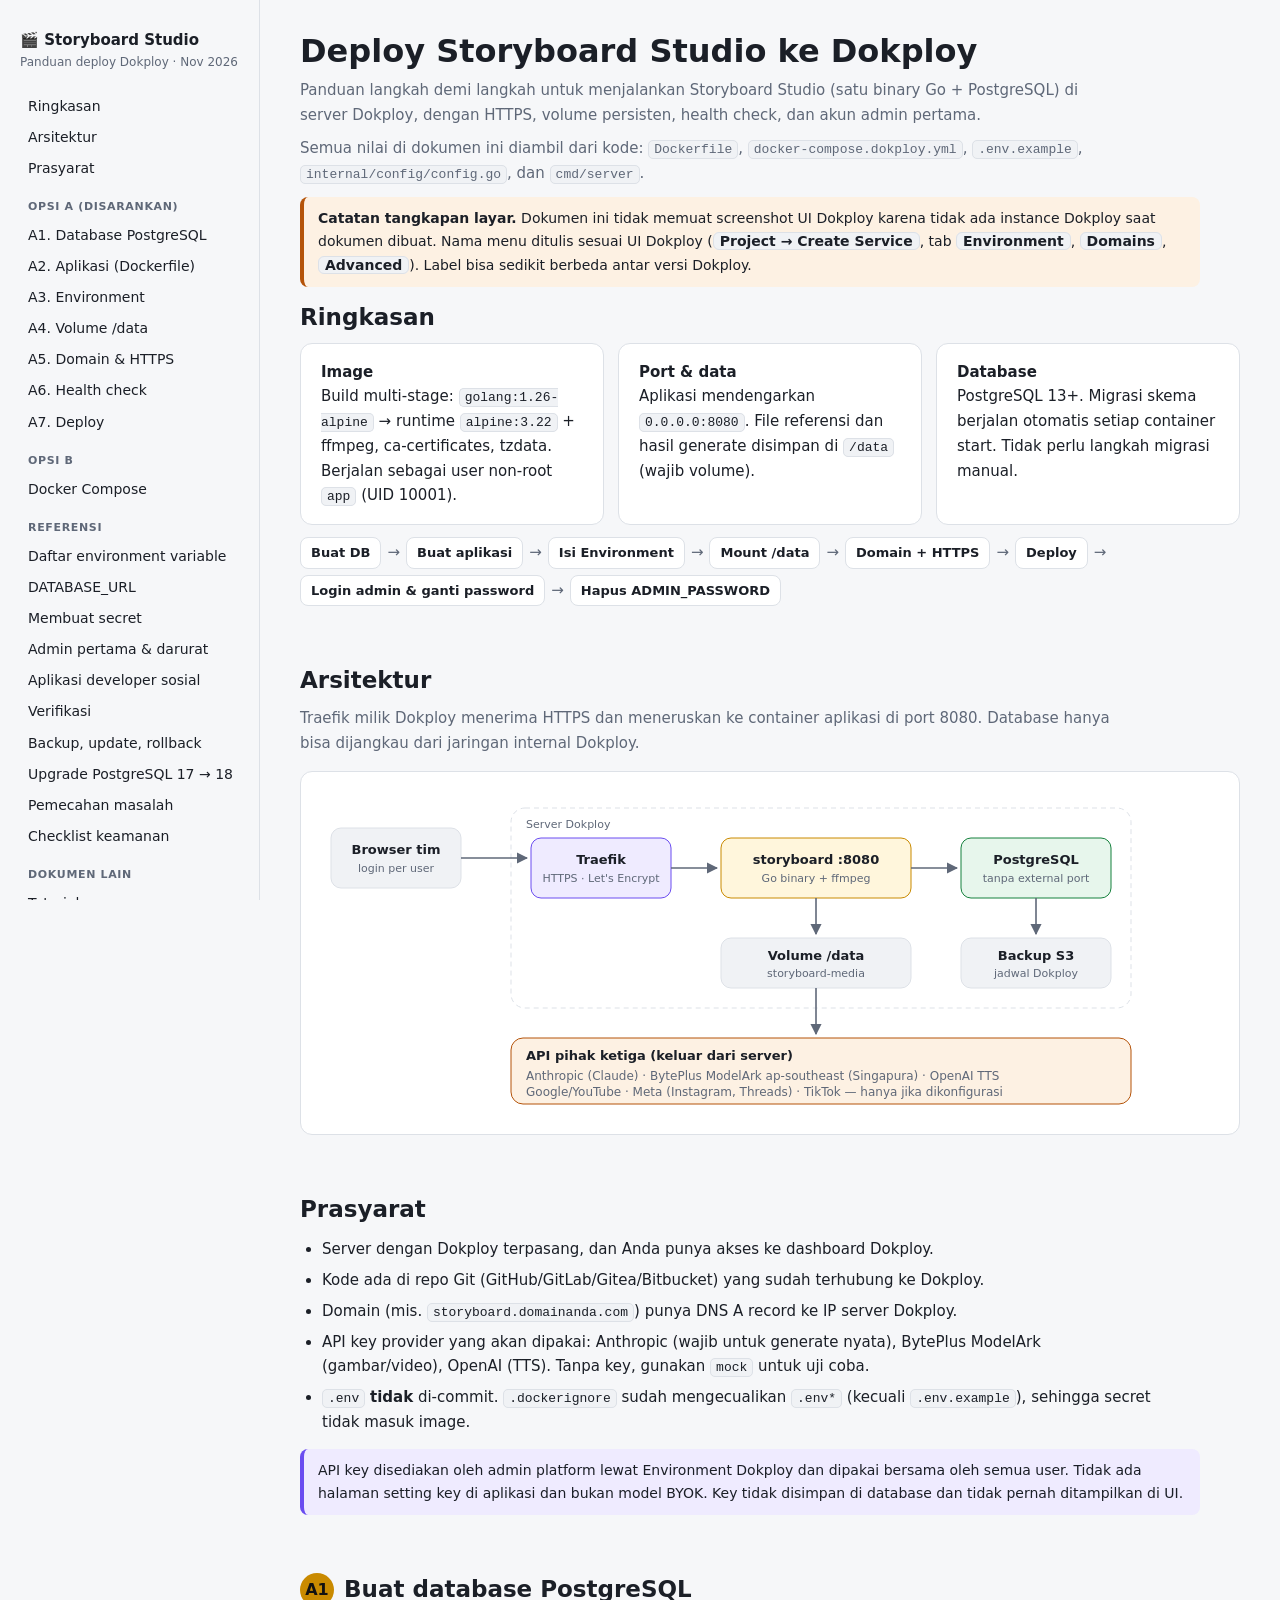
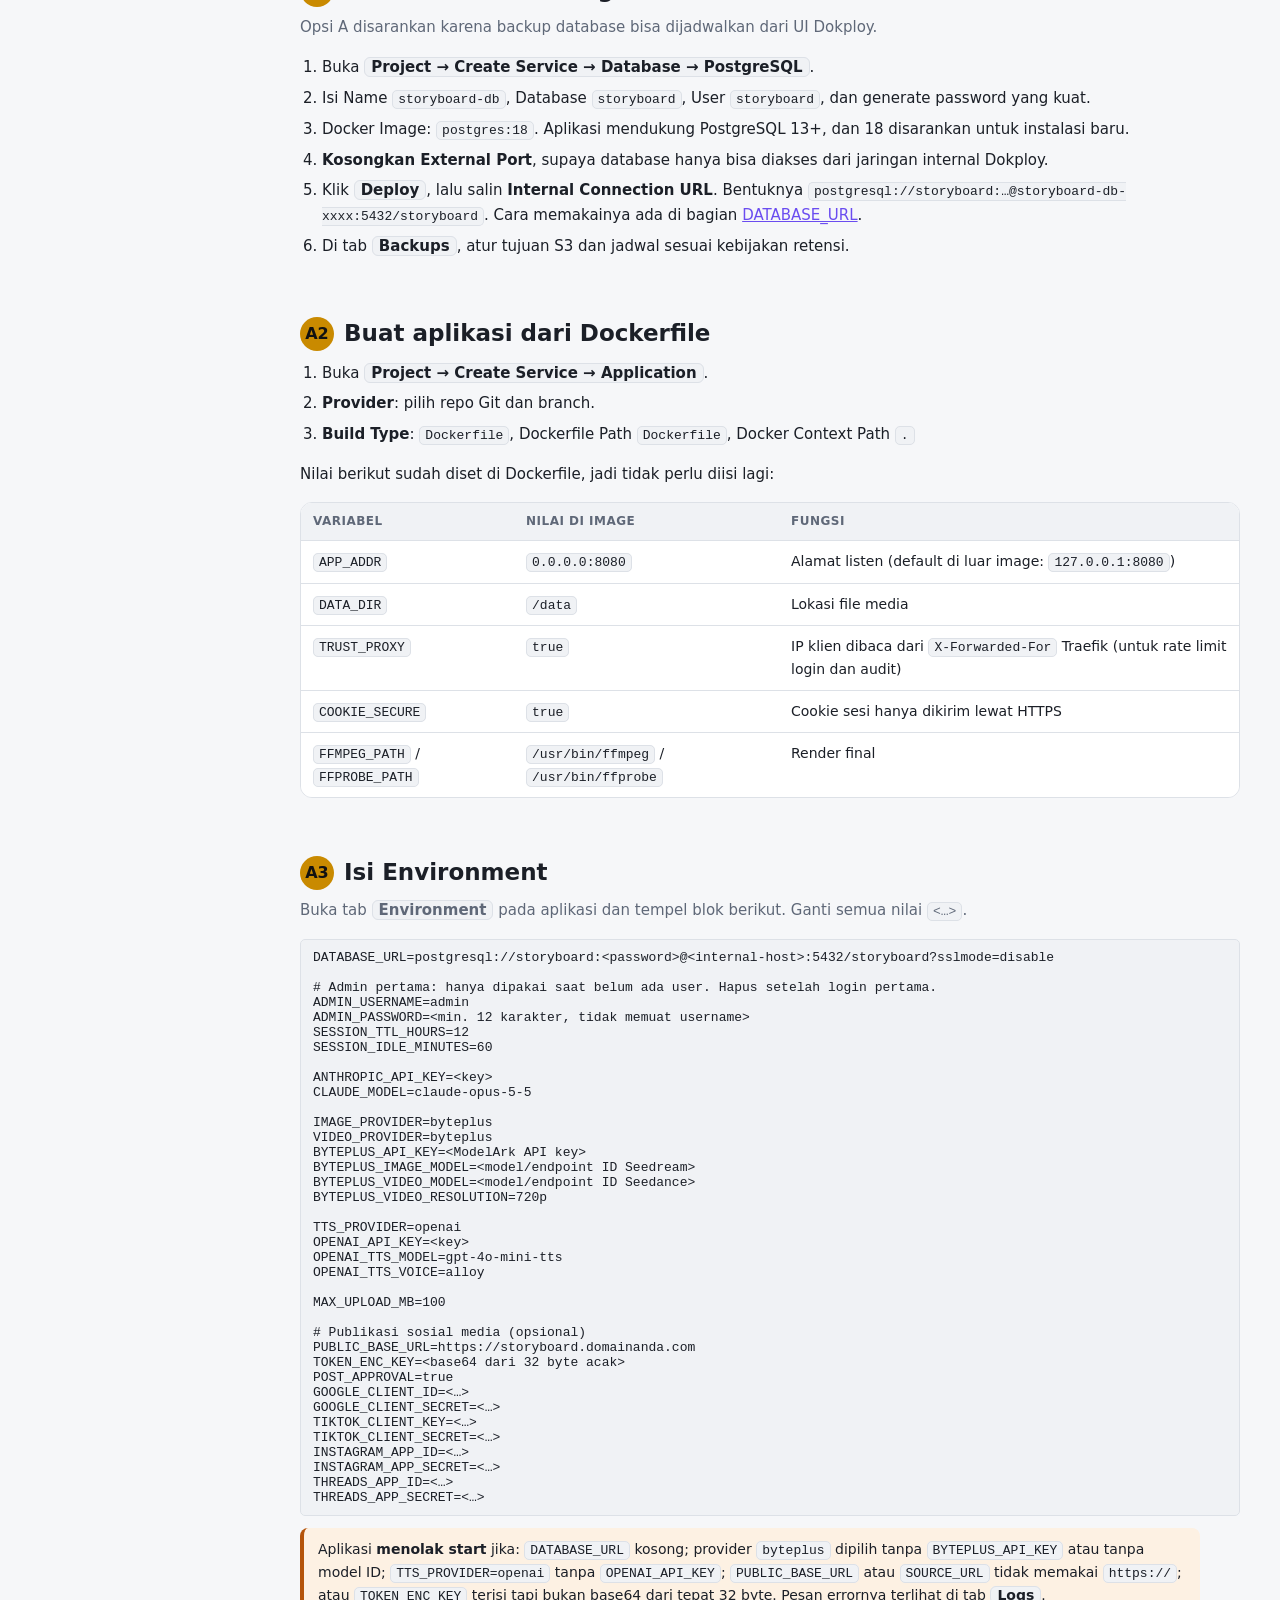
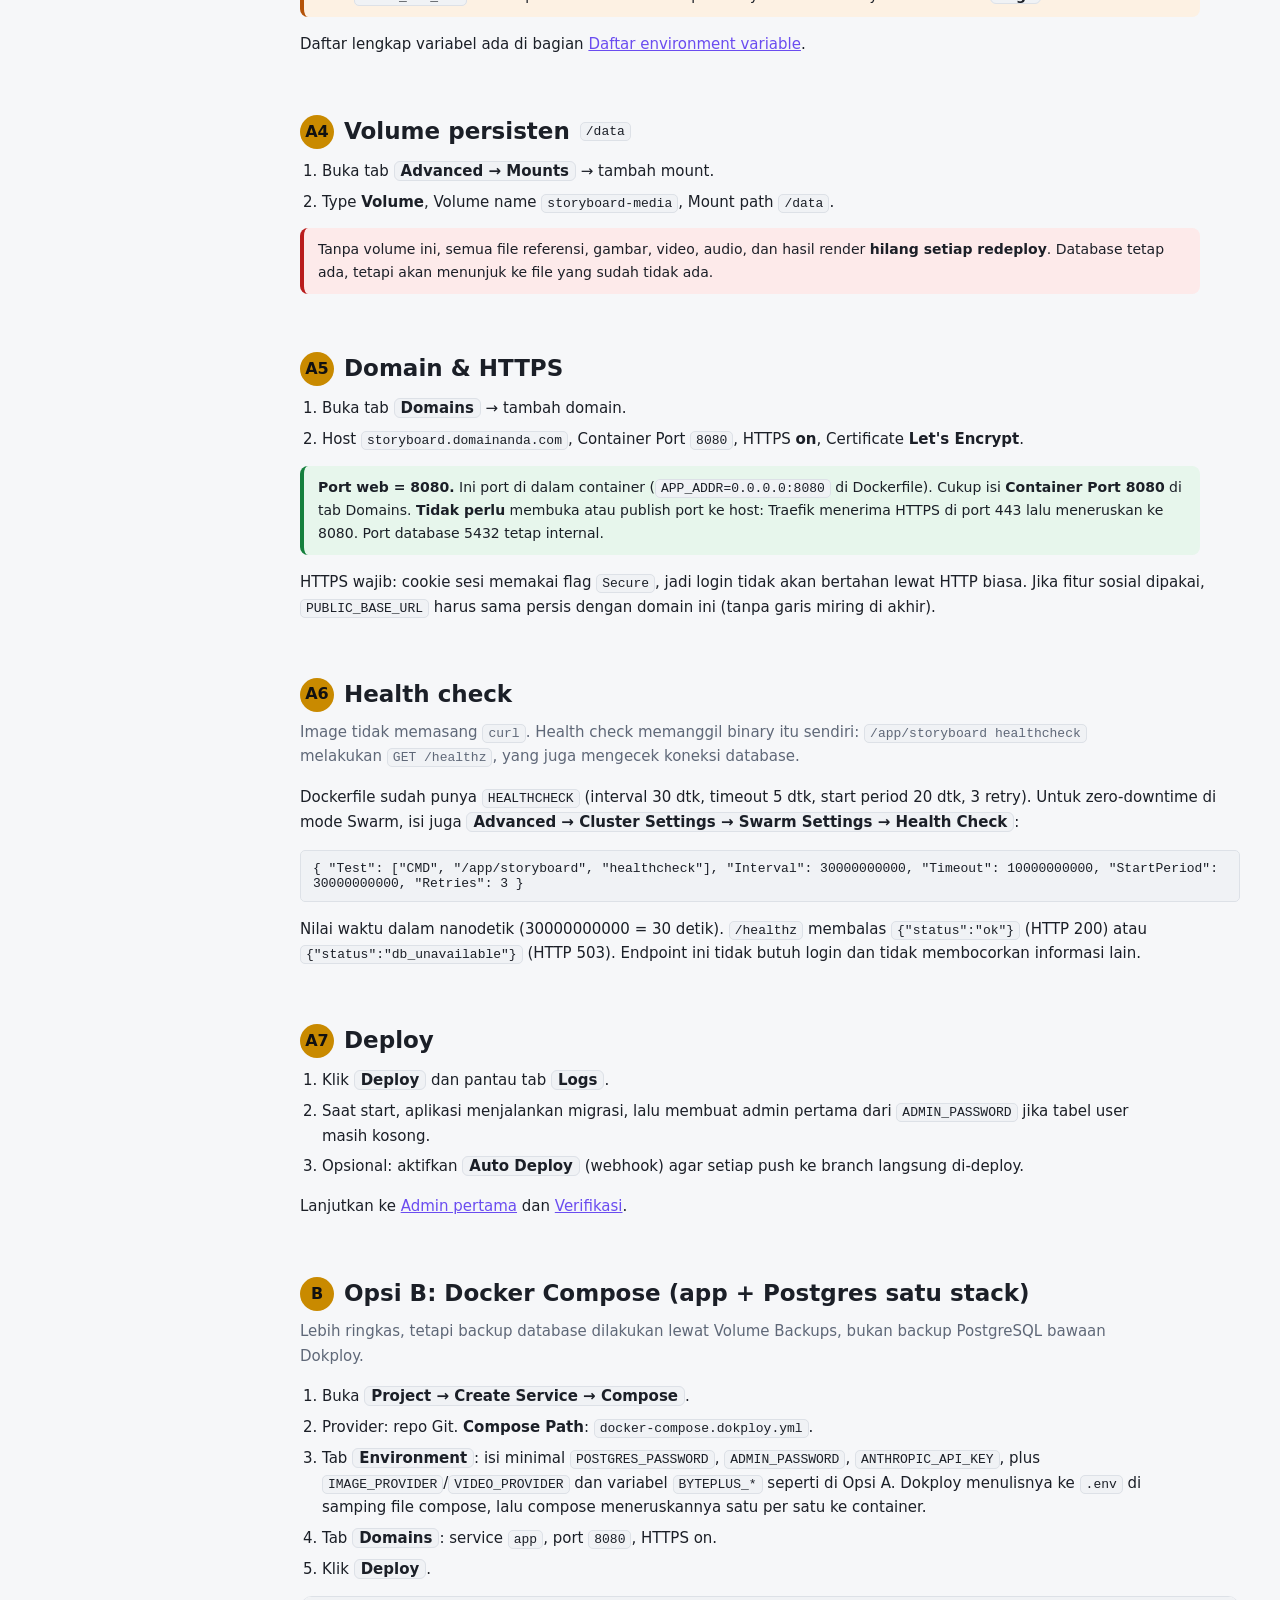
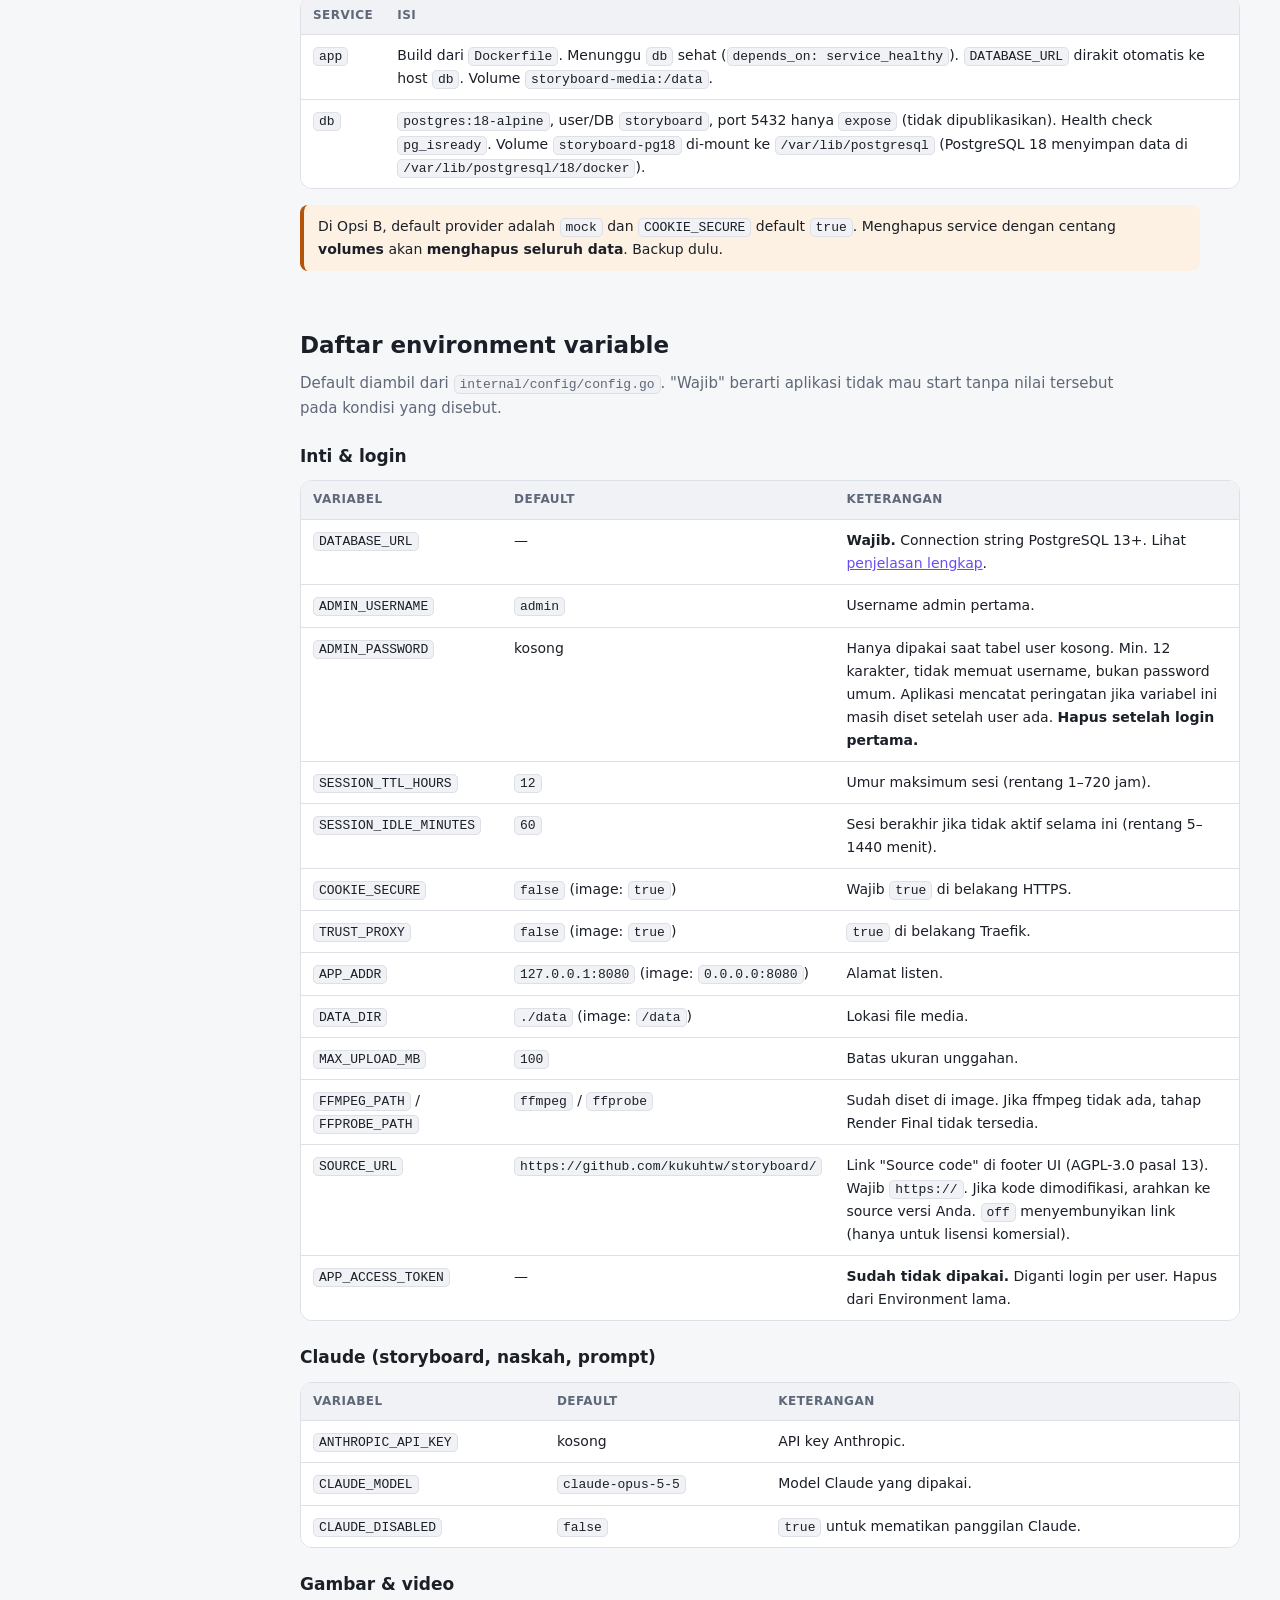
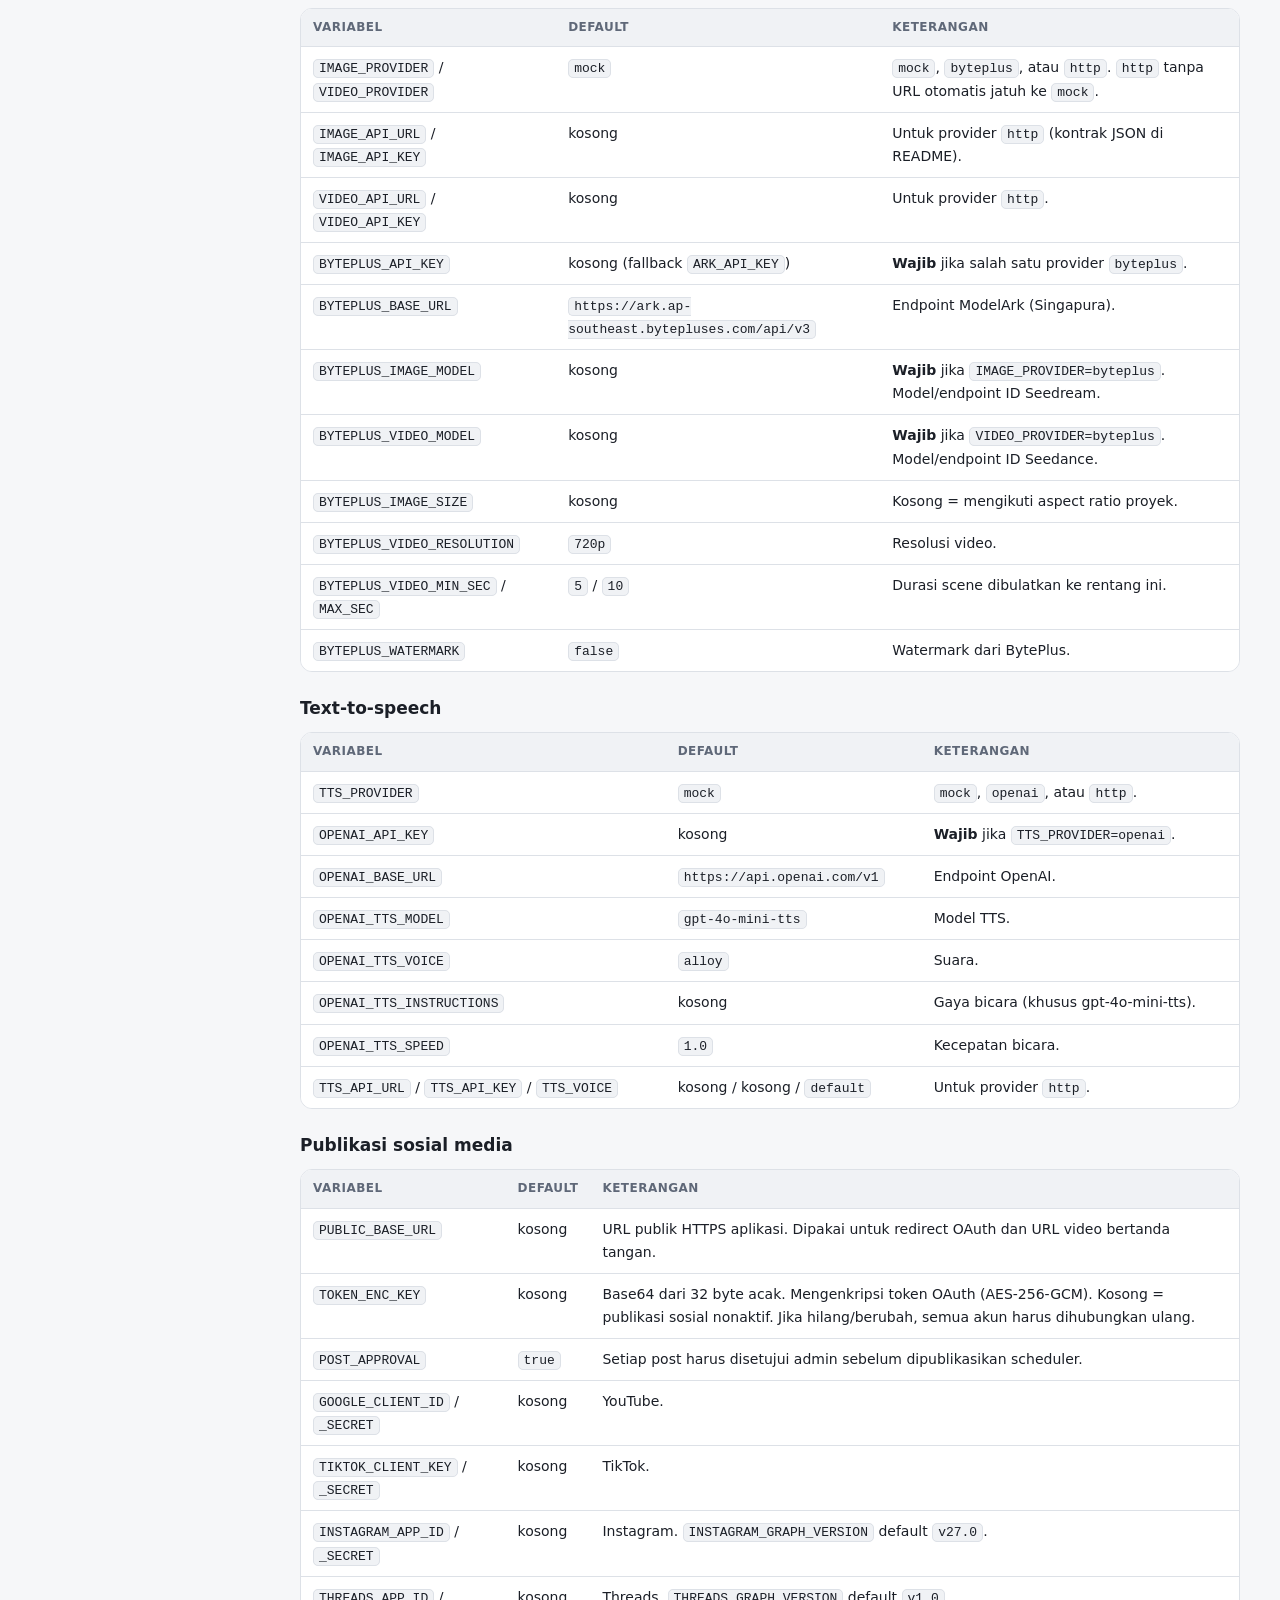
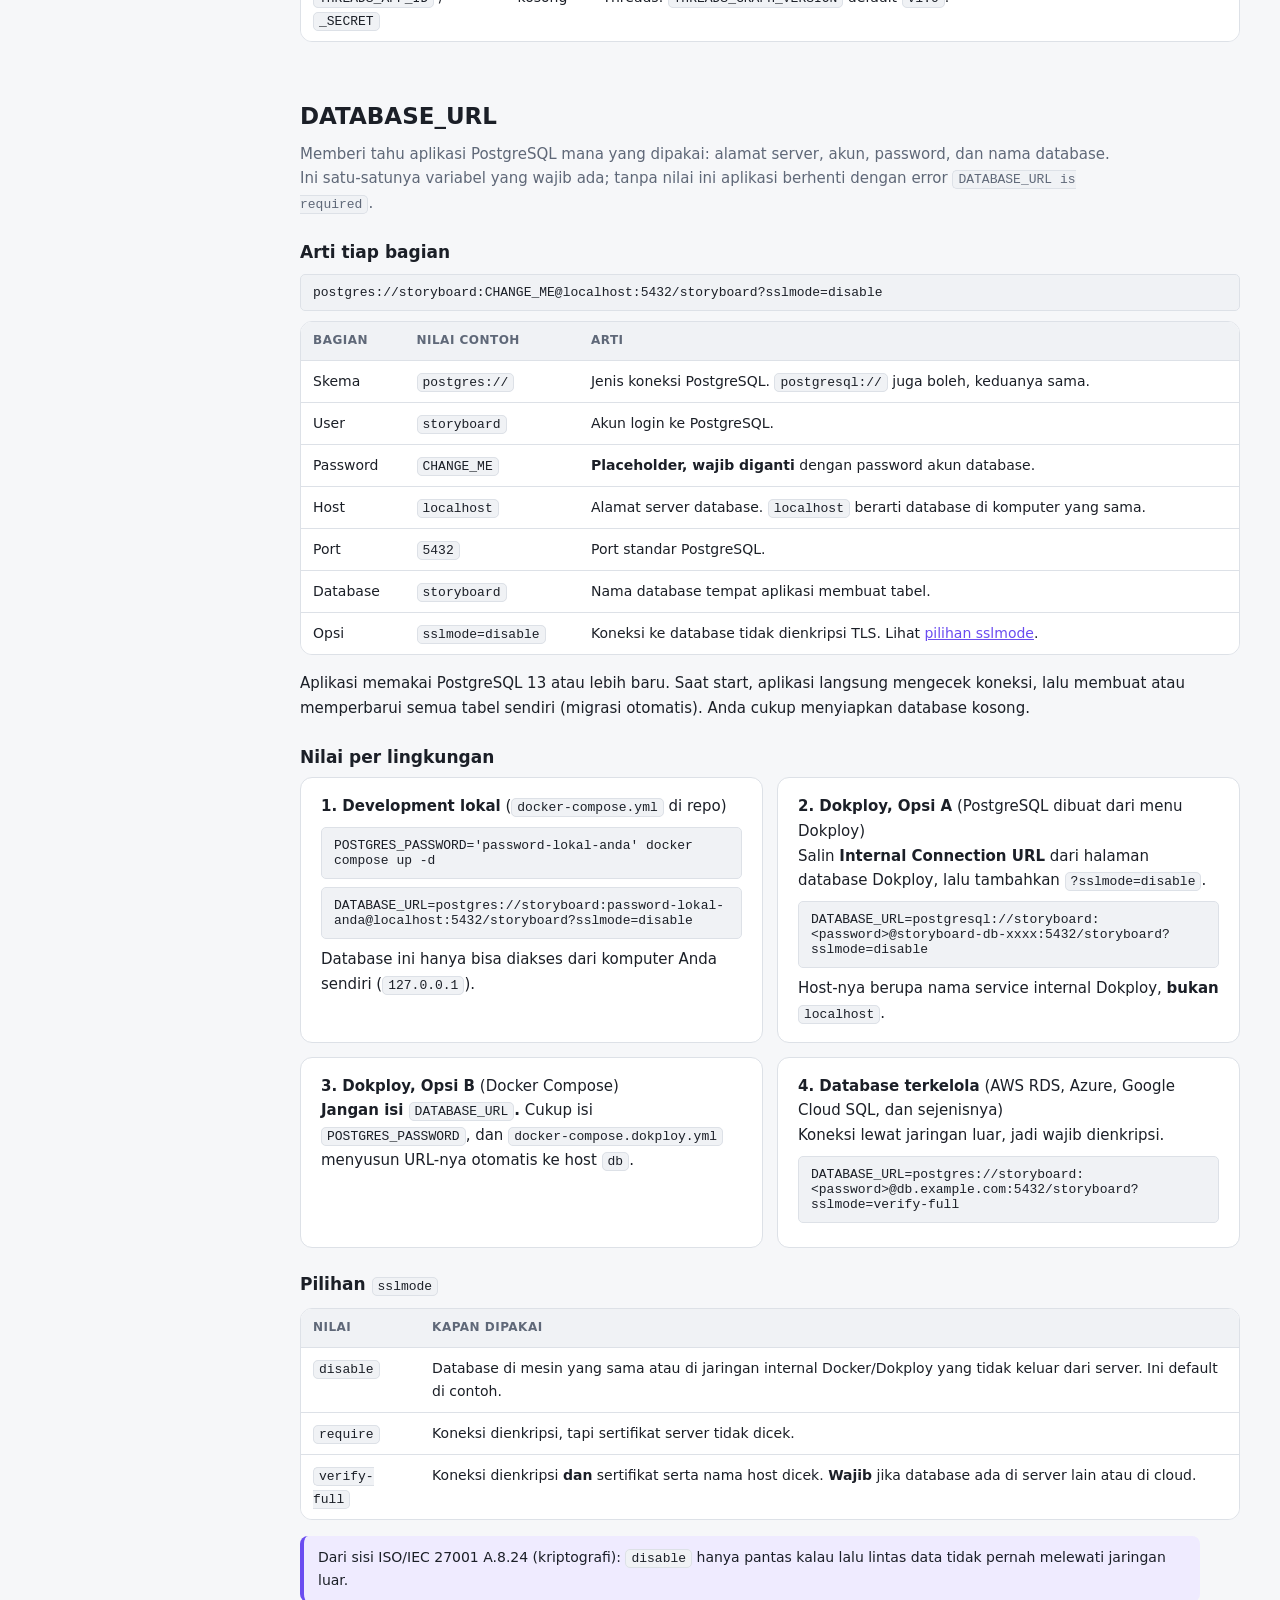
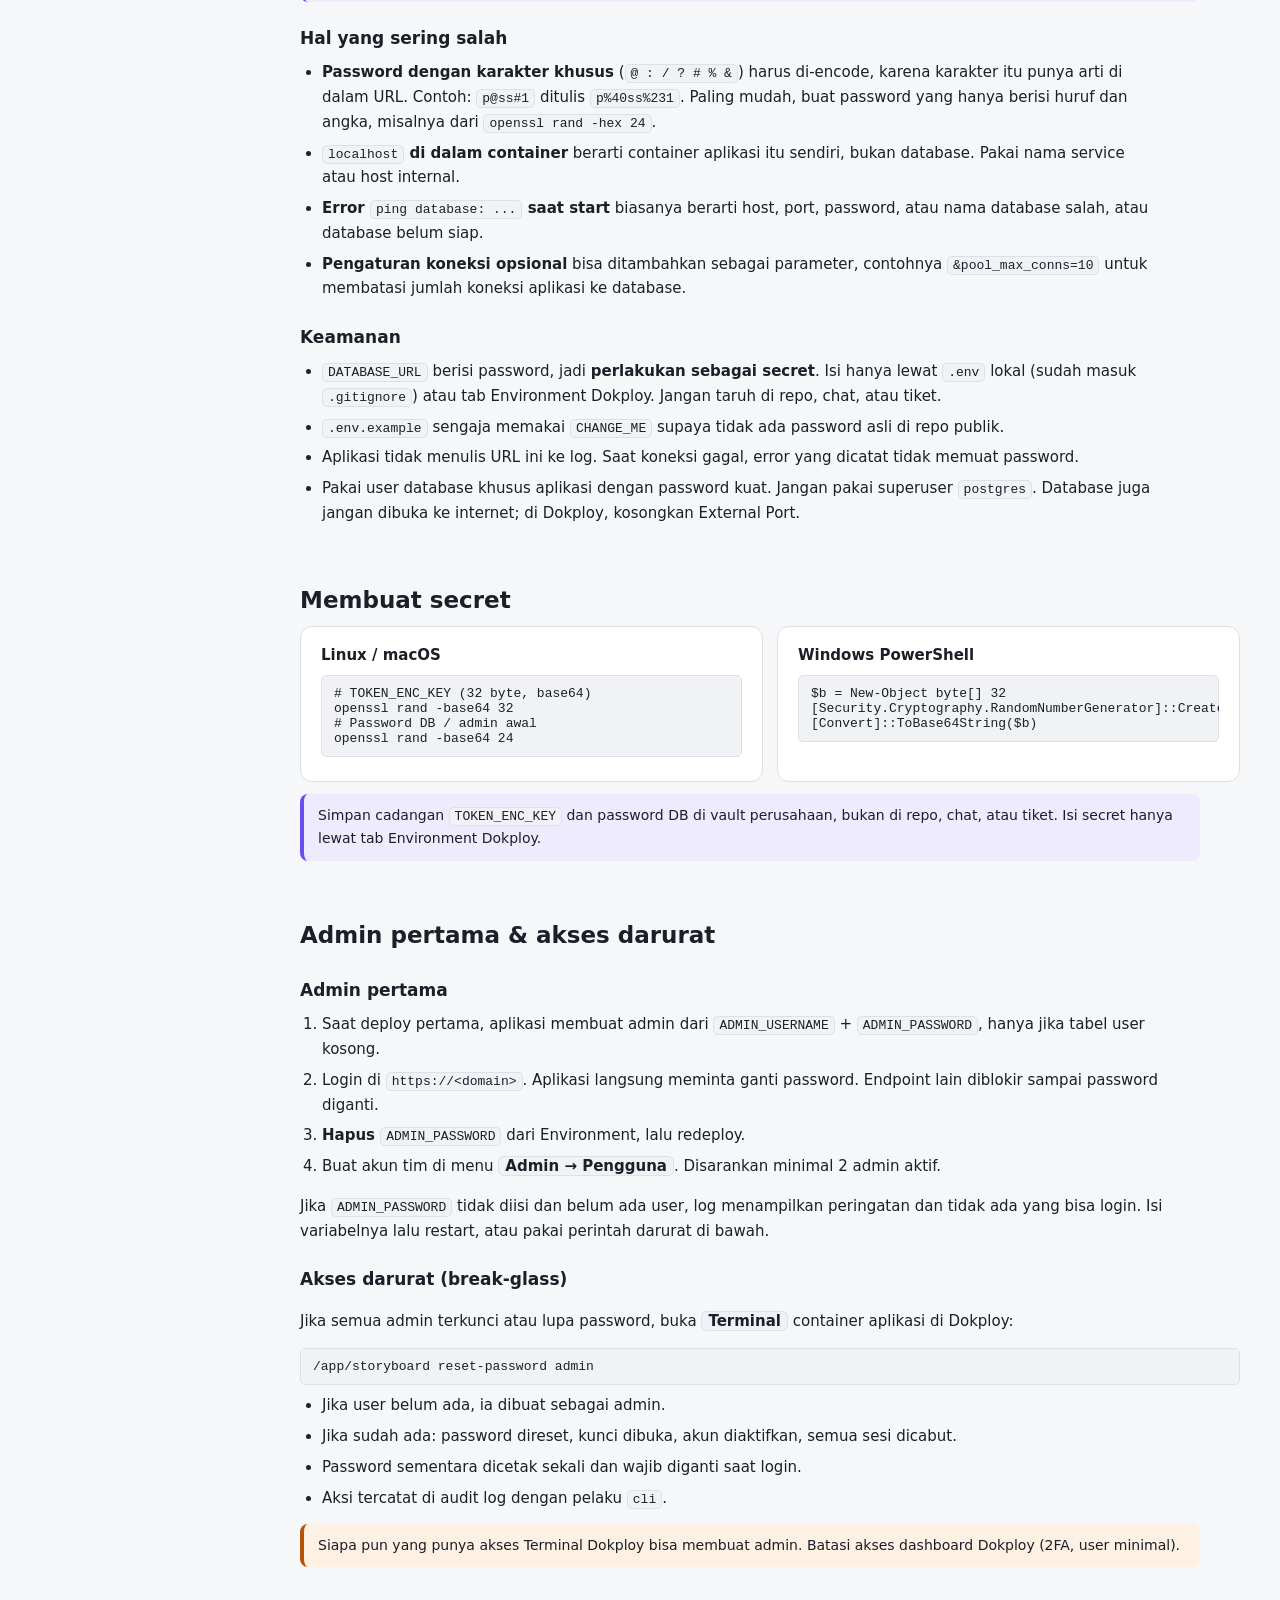
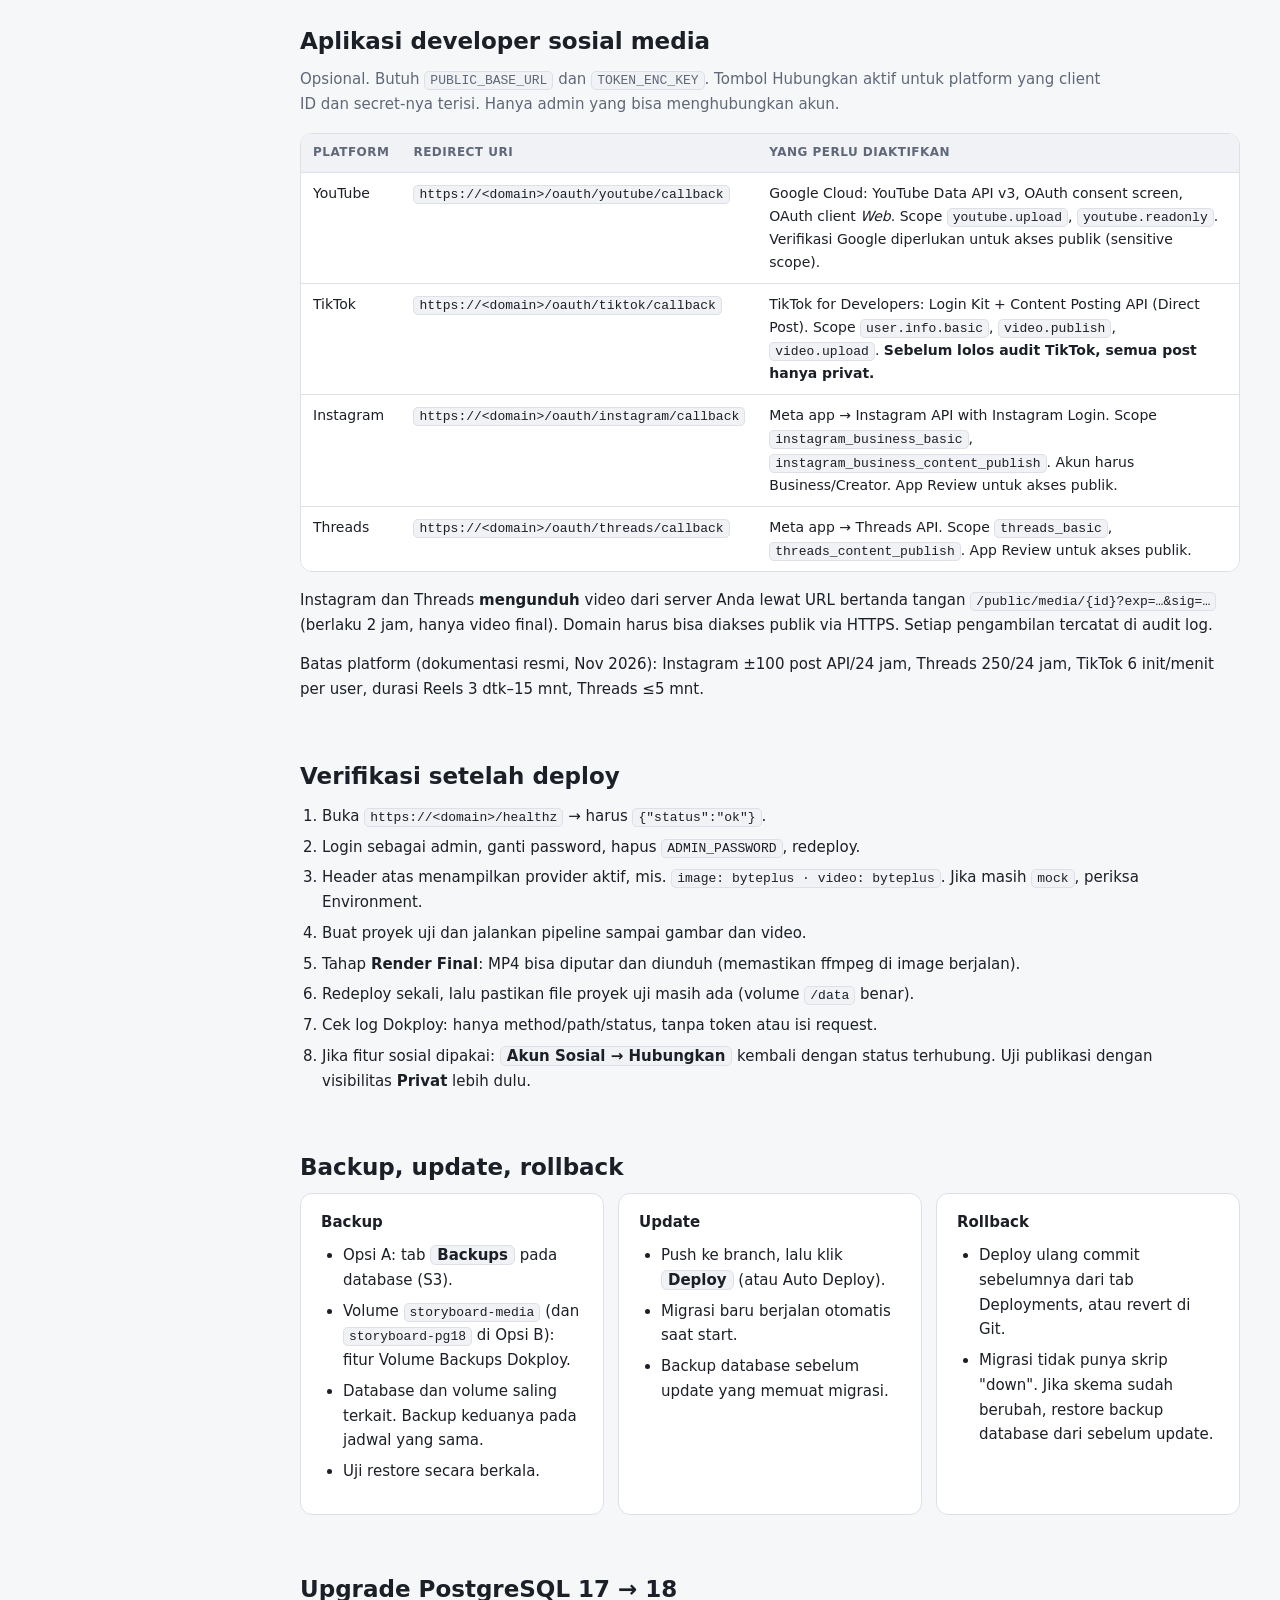
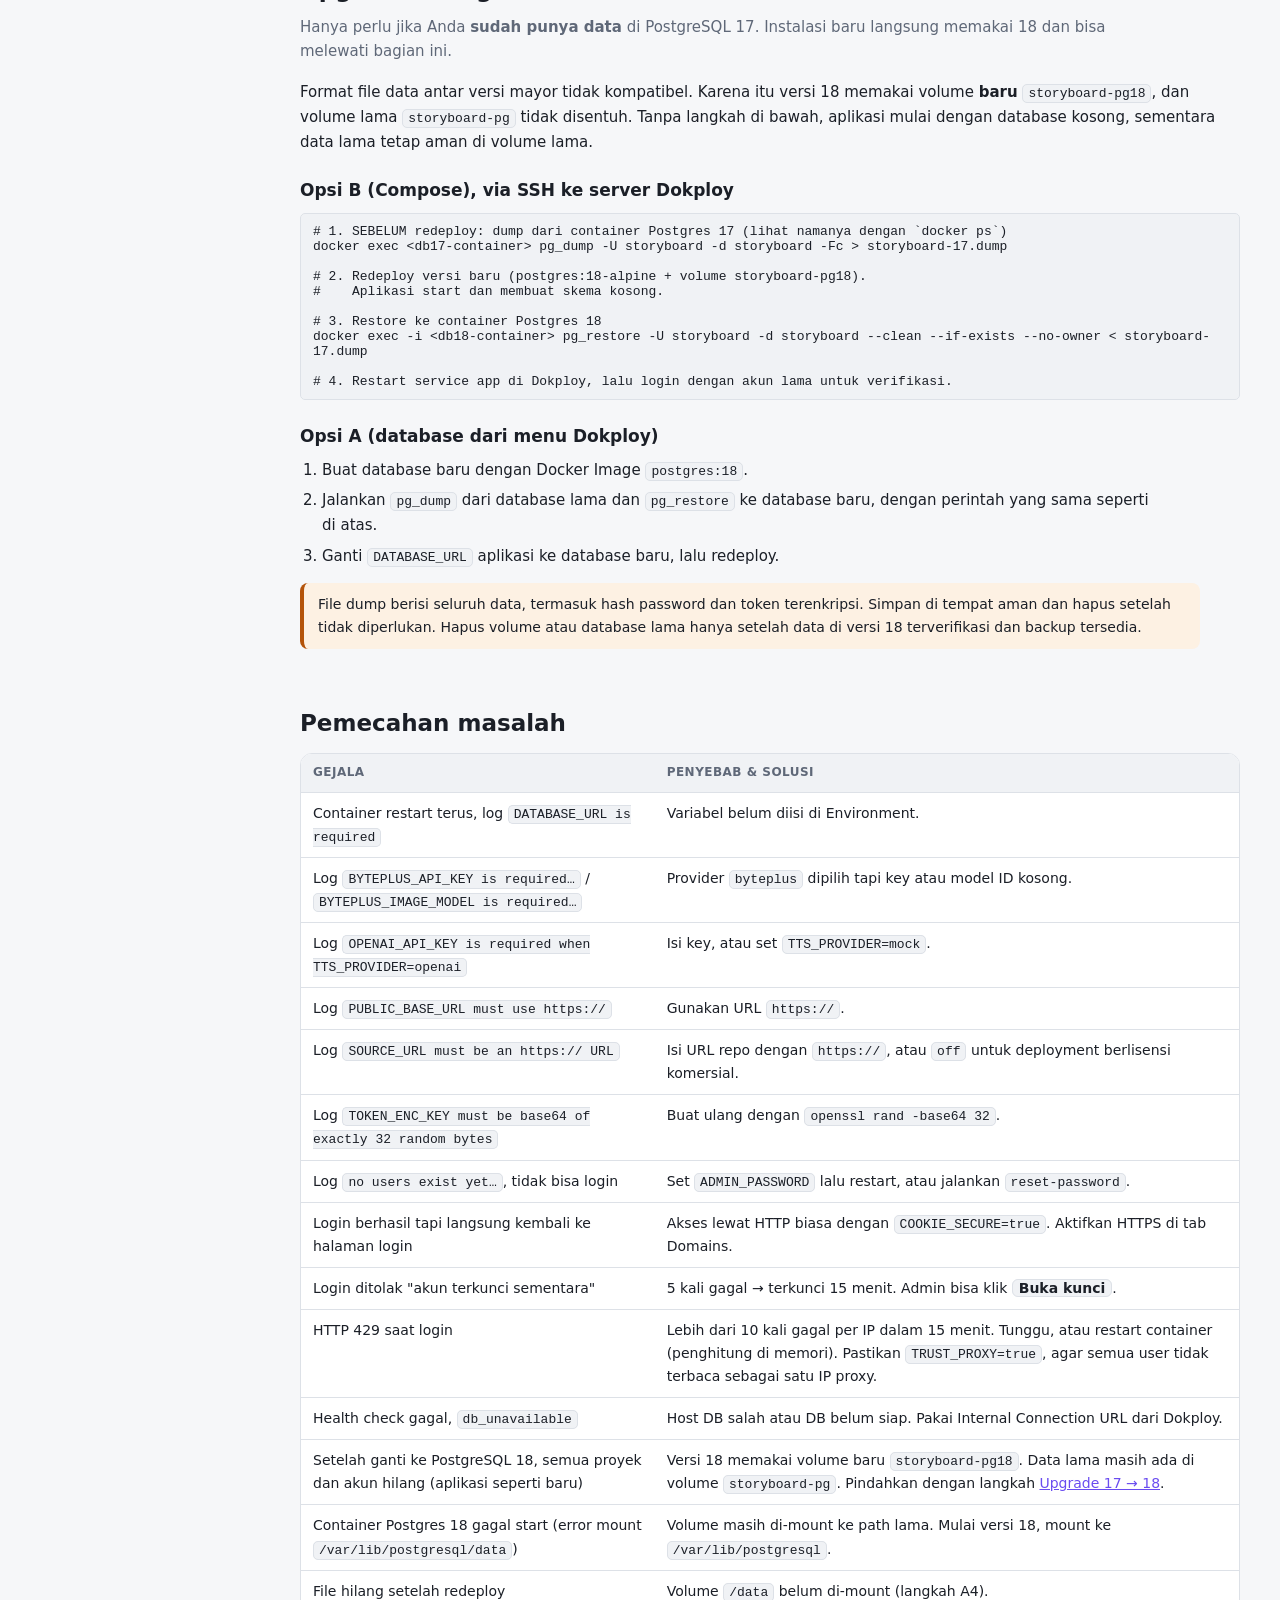
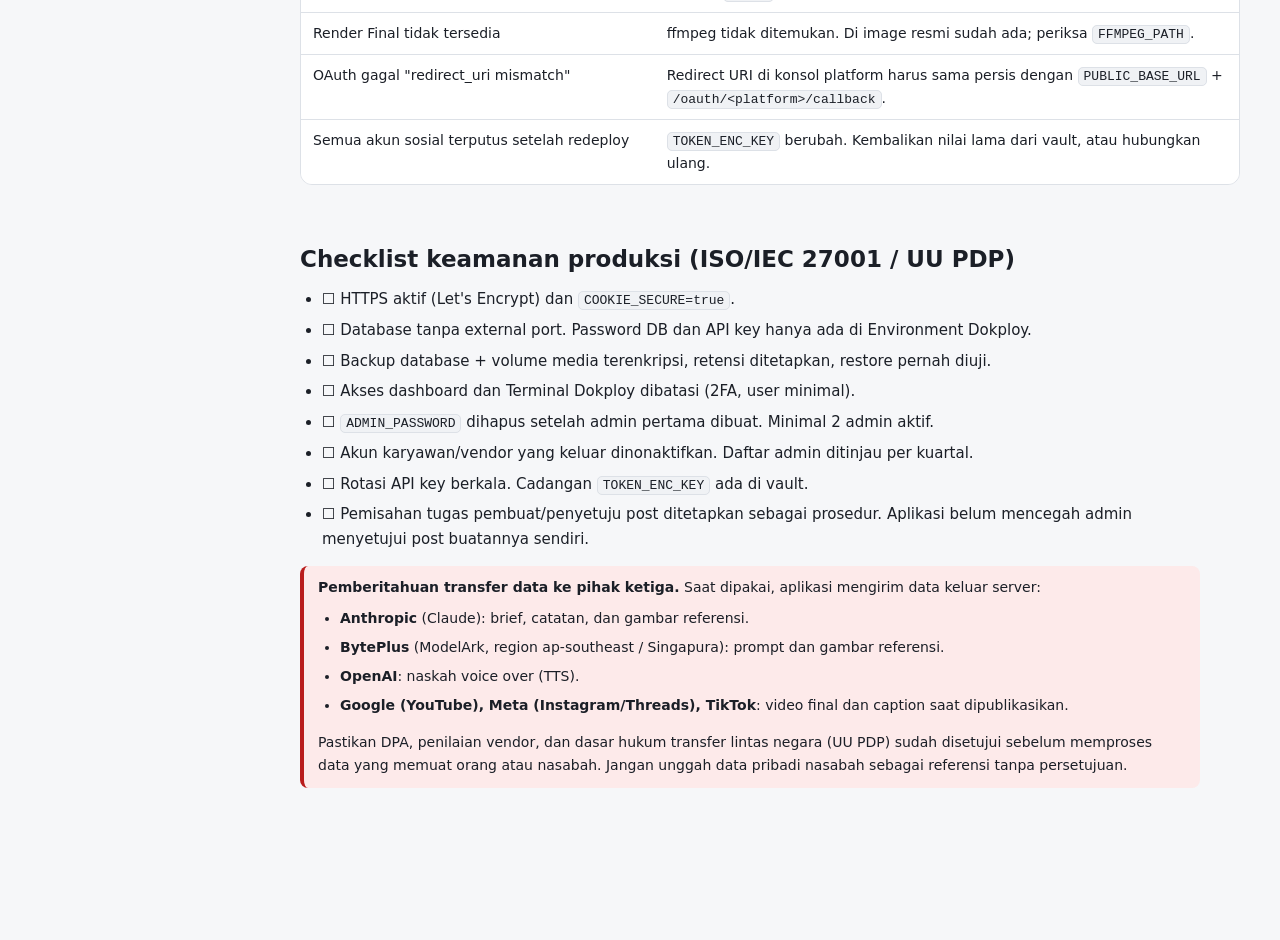
<file: documentation/deploy-dokploy.html>
<!doctype html>
<html lang="id">
<head>
<meta charset="utf-8">
<meta name="viewport" content="width=device-width, initial-scale=1">
<title>Deploy ke Dokploy</title>
<style>
  :root {
    --bg: #f6f7f9; --panel: #ffffff; --panel2: #f0f2f5; --border: #dde1e7;
    --text: #1b1f27; --muted: #5f6878; --accent: #c98a00; --accent-bg: #fff6dc;
    --violet: #6a4cf0; --violet-bg: #efebff; --ok: #15803d; --ok-bg: #e7f6ec;
    --warn: #b45309; --warn-bg: #fdf1e3; --err: #b91c1c; --err-bg: #fdeaea;
  }
  @media (prefers-color-scheme: dark) {
    :root:not([data-theme="light"]) {
      --bg: #0f1115; --panel: #171a21; --panel2: #1e222b; --border: #2a2f3a;
      --text: #e6e8ee; --muted: #8b93a7; --accent: #f5b301; --accent-bg: #2b2410;
      --violet: #a594ff; --violet-bg: #221d3d; --ok: #4ade80; --ok-bg: #12261a;
      --warn: #fbbf24; --warn-bg: #2b2210; --err: #f87171; --err-bg: #2d1515;
    }
  }
  * { box-sizing: border-box; }
  html { scroll-behavior: smooth; }
  body { margin: 0; background: var(--bg); color: var(--text); font: 15px/1.65 system-ui, -apple-system, "Segoe UI", Roboto, sans-serif; }
  a { color: var(--violet); }
  code, kbd { font: 13px ui-monospace, SFMono-Regular, Consolas, monospace; background: var(--panel2); border: 1px solid var(--border); border-radius: 5px; padding: 1px 5px; }
  .layout { display: grid; grid-template-columns: 260px minmax(0, 1fr); max-width: 1280px; margin: 0 auto; }
  nav.toc { position: sticky; top: 0; align-self: start; height: 100vh; overflow-y: auto; padding: 28px 16px 28px 20px; border-right: 1px solid var(--border); }
  nav.toc .brand { font-weight: 700; }
  nav.toc .sub { color: var(--muted); font-size: 12px; margin-bottom: 18px; }
  nav.toc a { display: block; color: var(--text); text-decoration: none; padding: 4px 8px; border-radius: 6px; font-size: 14px; }
  nav.toc a:hover { background: var(--panel2); }
  nav.toc .grp { margin: 14px 8px 4px; font-size: 11px; font-weight: 700; letter-spacing: .06em; text-transform: uppercase; color: var(--muted); }
  main { padding: 32px 40px 96px; min-width: 0; }
  header.hero h1 { font-size: 32px; line-height: 1.2; margin: 0 0 8px; }
  header.hero p { color: var(--muted); max-width: 800px; margin: 0 0 8px; }
  section { margin: 0 0 56px; scroll-margin-top: 16px; }
  h2 { font-size: 23px; margin: 0 0 6px; display: flex; align-items: center; gap: 10px; }
  h2 .n { flex: none; width: 34px; height: 34px; border-radius: 50%; background: var(--accent); color: #111; font-size: 16px; display: grid; place-items: center; }
  h3 { font-size: 17px; margin: 22px 0 6px; }
  .lead { color: var(--muted); margin: 0 0 16px; max-width: 820px; }
  ol.steps, ul.plain { padding-left: 22px; margin: 8px 0 14px; max-width: 860px; }
  ol.steps li, ul.plain li { margin-bottom: 6px; }
  .ui { font-weight: 600; background: var(--panel2); border: 1px solid var(--border); border-radius: 6px; padding: 0 6px; white-space: nowrap; }
  figure { margin: 14px 0 18px; }
  figure img { display: block; max-width: 100%; height: auto; border: 1px solid var(--border); border-radius: 10px; box-shadow: 0 4px 18px rgba(0,0,0,.07); cursor: zoom-in; background: #fff; }
  figure.tall img { max-height: 900px; width: auto; }
  figcaption { color: var(--muted); font-size: 13px; margin-top: 8px; }
  .card { background: var(--panel); border: 1px solid var(--border); border-radius: 12px; padding: 16px 20px; }
  .grid { display: grid; gap: 14px; }
  .g2 { grid-template-columns: repeat(auto-fit, minmax(320px, 1fr)); }
  .g3 { grid-template-columns: repeat(auto-fit, minmax(240px, 1fr)); }
  .callout { border-left: 4px solid var(--violet); background: var(--violet-bg); padding: 10px 14px; border-radius: 8px; margin: 12px 0; font-size: 14px; max-width: 900px; }
  .callout.warn { border-color: var(--warn); background: var(--warn-bg); }
  .callout.ok { border-color: var(--ok); background: var(--ok-bg); }
  .callout.err { border-color: var(--err); background: var(--err-bg); }
  table { width: 100%; border-collapse: collapse; font-size: 14px; background: var(--panel); }
  th, td { text-align: left; padding: 9px 12px; border-bottom: 1px solid var(--border); vertical-align: top; }
  th { background: var(--panel2); font-size: 12px; text-transform: uppercase; letter-spacing: .04em; color: var(--muted); }
  tr:last-child td { border-bottom: 0; }
  .table-wrap { overflow-x: auto; border: 1px solid var(--border); border-radius: 12px; margin: 10px 0 16px; }
  .status { display: inline-block; font-size: 12px; font-weight: 600; padding: 1px 9px; border-radius: 999px; white-space: nowrap; border: 1px solid var(--border); }
  .s-locked { background: var(--panel2); color: var(--muted); }
  .s-ready { background: var(--accent-bg); color: var(--accent); }
  .s-gen { background: var(--violet-bg); color: var(--violet); }
  .s-review { background: var(--warn-bg); color: var(--warn); }
  .s-ok { background: var(--ok-bg); color: var(--ok); }
  .flow { display: flex; flex-wrap: wrap; gap: 6px; align-items: center; margin: 12px 0 4px; }
  .flow span { background: var(--panel); border: 1px solid var(--border); border-radius: 8px; padding: 4px 10px; font-size: 13px; font-weight: 600; }
  .flow i { color: var(--muted); font-style: normal; }
  pre { overflow-x: auto; white-space: pre-wrap; margin: 8px 0; }
  pre code { display: block; padding: 10px 12px; }
  #lightbox { position: fixed; inset: 0; background: rgba(0,0,0,.85); display: none; align-items: flex-start; justify-content: center; overflow: auto; padding: 24px; z-index: 10; cursor: zoom-out; }
  #lightbox.on { display: flex; }
  #lightbox img { max-width: 100%; height: auto; border-radius: 8px; }
  @media (max-width: 900px) {
    .layout { grid-template-columns: 1fr; }
    nav.toc { position: static; height: auto; border-right: 0; border-bottom: 1px solid var(--border); }
    main { padding: 24px 16px 64px; }
  }
  .ui.path { white-space: normal; }
  @media print { nav.toc { display: none; } .layout { display: block; } figure img { box-shadow: none; } section { break-inside: avoid-page; } }
</style>
</head>
<body>
<div class="layout">
<nav class="toc">
  <div class="brand">🎬 Storyboard Studio</div>
  <div class="sub">Panduan deploy Dokploy · Nov 2026</div>
  <a href="#ringkas">Ringkasan</a>
  <a href="#arsitektur">Arsitektur</a>
  <a href="#prasyarat">Prasyarat</a>
  <div class="grp">Opsi A (disarankan)</div>
  <a href="#a1">A1. Database PostgreSQL</a>
  <a href="#a2">A2. Aplikasi (Dockerfile)</a>
  <a href="#a3">A3. Environment</a>
  <a href="#a4">A4. Volume /data</a>
  <a href="#a5">A5. Domain &amp; HTTPS</a>
  <a href="#a6">A6. Health check</a>
  <a href="#a7">A7. Deploy</a>
  <div class="grp">Opsi B</div>
  <a href="#b">Docker Compose</a>
  <div class="grp">Referensi</div>
  <a href="#env">Daftar environment variable</a>
  <a href="#dburl">DATABASE_URL</a>
  <a href="#secret">Membuat secret</a>
  <a href="#admin">Admin pertama &amp; darurat</a>
  <a href="#sosial">Aplikasi developer sosial</a>
  <a href="#verif">Verifikasi</a>
  <a href="#ops">Backup, update, rollback</a>
  <a href="#pg18">Upgrade PostgreSQL 17 → 18</a>
  <a href="#masalah">Pemecahan masalah</a>
  <a href="#keamanan">Checklist keamanan</a>
  <div class="grp">Dokumen lain</div>
  <a href="tutorial.html">Tutorial pengguna</a>
  <a href="tutorial-admin.html">Tutorial admin</a>
  <a href="lisensi.html">Lisensi</a>
</nav>
<main>
<header class="hero">
  <h1>Deploy Storyboard Studio ke Dokploy</h1>
  <p>Panduan langkah demi langkah untuk menjalankan Storyboard Studio (satu binary Go + PostgreSQL) di server Dokploy, dengan HTTPS, volume persisten, health check, dan akun admin pertama.</p>
  <p>Semua nilai di dokumen ini diambil dari kode: <code>Dockerfile</code>, <code>docker-compose.dokploy.yml</code>, <code>.env.example</code>, <code>internal/config/config.go</code>, dan <code>cmd/server</code>.</p>
  <div class="callout warn"><b>Catatan tangkapan layar.</b> Dokumen ini tidak memuat screenshot UI Dokploy karena tidak ada instance Dokploy saat dokumen dibuat. Nama menu ditulis sesuai UI Dokploy (<span class="ui path">Project → Create Service</span>, tab <span class="ui">Environment</span>, <span class="ui">Domains</span>, <span class="ui">Advanced</span>). Label bisa sedikit berbeda antar versi Dokploy.</div>
</header>

<section id="ringkas">
  <h2>Ringkasan</h2>
  <div class="grid g3">
    <div class="card"><b>Image</b><br>Build multi-stage: <code>golang:1.26-alpine</code> → runtime <code>alpine:3.22</code> + ffmpeg, ca-certificates, tzdata. Berjalan sebagai user non-root <code>app</code> (UID 10001).</div>
    <div class="card"><b>Port &amp; data</b><br>Aplikasi mendengarkan <code>0.0.0.0:8080</code>. File referensi dan hasil generate disimpan di <code>/data</code> (wajib volume).</div>
    <div class="card"><b>Database</b><br>PostgreSQL 13+. Migrasi skema berjalan otomatis setiap container start. Tidak perlu langkah migrasi manual.</div>
  </div>
  <div class="flow"><span>Buat DB</span><i>→</i><span>Buat aplikasi</span><i>→</i><span>Isi Environment</span><i>→</i><span>Mount /data</span><i>→</i><span>Domain + HTTPS</span><i>→</i><span>Deploy</span><i>→</i><span>Login admin &amp; ganti password</span><i>→</i><span>Hapus ADMIN_PASSWORD</span></div>
</section>

<section id="arsitektur">
  <h2>Arsitektur</h2>
  <p class="lead">Traefik milik Dokploy menerima HTTPS dan meneruskan ke container aplikasi di port 8080. Database hanya bisa dijangkau dari jaringan internal Dokploy.</p>
  <div class="card" style="overflow-x:auto">
  <svg viewBox="0 0 860 330" width="100%" style="min-width:640px;max-width:860px;display:block" role="img" aria-label="Diagram arsitektur deploy">
    <defs><marker id="ar" viewBox="0 0 10 10" refX="9" refY="5" markerWidth="7" markerHeight="7" orient="auto"><path d="M0,0L10,5L0,10z" fill="var(--muted)"/></marker></defs>
    <g font-family="system-ui, sans-serif" font-size="13" fill="var(--text)">
      <rect x="10" y="40" width="130" height="60" rx="10" fill="var(--panel2)" stroke="var(--border)"/>
      <text x="75" y="66" text-anchor="middle" font-weight="600">Browser tim</text>
      <text x="75" y="84" text-anchor="middle" fill="var(--muted)" font-size="11">login per user</text>

      <rect x="190" y="20" width="620" height="200" rx="14" fill="none" stroke="var(--border)" stroke-dasharray="5 4"/>
      <text x="205" y="40" fill="var(--muted)" font-size="11">Server Dokploy</text>

      <rect x="210" y="50" width="140" height="60" rx="10" fill="var(--violet-bg)" stroke="var(--violet)"/>
      <text x="280" y="76" text-anchor="middle" font-weight="600">Traefik</text>
      <text x="280" y="94" text-anchor="middle" fill="var(--muted)" font-size="11">HTTPS · Let's Encrypt</text>

      <rect x="400" y="50" width="190" height="60" rx="10" fill="var(--accent-bg)" stroke="var(--accent)"/>
      <text x="495" y="76" text-anchor="middle" font-weight="600">storyboard :8080</text>
      <text x="495" y="94" text-anchor="middle" fill="var(--muted)" font-size="11">Go binary + ffmpeg</text>

      <rect x="640" y="50" width="150" height="60" rx="10" fill="var(--ok-bg)" stroke="var(--ok)"/>
      <text x="715" y="76" text-anchor="middle" font-weight="600">PostgreSQL</text>
      <text x="715" y="94" text-anchor="middle" fill="var(--muted)" font-size="11">tanpa external port</text>

      <rect x="400" y="150" width="190" height="50" rx="10" fill="var(--panel2)" stroke="var(--border)"/>
      <text x="495" y="172" text-anchor="middle" font-weight="600">Volume /data</text>
      <text x="495" y="189" text-anchor="middle" fill="var(--muted)" font-size="11">storyboard-media</text>

      <rect x="640" y="150" width="150" height="50" rx="10" fill="var(--panel2)" stroke="var(--border)"/>
      <text x="715" y="172" text-anchor="middle" font-weight="600">Backup S3</text>
      <text x="715" y="189" text-anchor="middle" fill="var(--muted)" font-size="11">jadwal Dokploy</text>

      <rect x="190" y="250" width="620" height="66" rx="12" fill="var(--warn-bg)" stroke="var(--warn)"/>
      <text x="205" y="272" font-weight="600">API pihak ketiga (keluar dari server)</text>
      <text x="205" y="292" font-size="12" fill="var(--muted)">Anthropic (Claude) · BytePlus ModelArk ap-southeast (Singapura) · OpenAI TTS</text>
      <text x="205" y="308" font-size="12" fill="var(--muted)">Google/YouTube · Meta (Instagram, Threads) · TikTok — hanya jika dikonfigurasi</text>
    </g>
    <g stroke="var(--muted)" stroke-width="1.6" fill="none" marker-end="url(#ar)">
      <path d="M140 70 H206"/>
      <path d="M350 80 H396"/>
      <path d="M590 80 H636"/>
      <path d="M495 110 V146"/>
      <path d="M715 110 V146"/>
      <path d="M495 200 V246"/>
    </g>
  </svg>
  </div>
</section>

<section id="prasyarat">
  <h2>Prasyarat</h2>
  <ul class="plain">
    <li>Server dengan Dokploy terpasang, dan Anda punya akses ke dashboard Dokploy.</li>
    <li>Kode ada di repo Git (GitHub/GitLab/Gitea/Bitbucket) yang sudah terhubung ke Dokploy.</li>
    <li>Domain (mis. <code>storyboard.domainanda.com</code>) punya DNS A record ke IP server Dokploy.</li>
    <li>API key provider yang akan dipakai: Anthropic (wajib untuk generate nyata), BytePlus ModelArk (gambar/video), OpenAI (TTS). Tanpa key, gunakan <code>mock</code> untuk uji coba.</li>
    <li><code>.env</code> <b>tidak</b> di-commit. <code>.dockerignore</code> sudah mengecualikan <code>.env*</code> (kecuali <code>.env.example</code>), sehingga secret tidak masuk image.</li>
  </ul>
  <div class="callout">API key disediakan oleh admin platform lewat Environment Dokploy dan dipakai bersama oleh semua user. Tidak ada halaman setting key di aplikasi dan bukan model BYOK. Key tidak disimpan di database dan tidak pernah ditampilkan di UI.</div>
</section>

<section id="a1">
  <h2><span class="n">A1</span>Buat database PostgreSQL</h2>
  <p class="lead">Opsi A disarankan karena backup database bisa dijadwalkan dari UI Dokploy.</p>
  <ol class="steps">
    <li>Buka <span class="ui path">Project → Create Service → Database → PostgreSQL</span>.</li>
    <li>Isi Name <code>storyboard-db</code>, Database <code>storyboard</code>, User <code>storyboard</code>, dan generate password yang kuat.</li>
    <li>Docker Image: <code>postgres:18</code>. Aplikasi mendukung PostgreSQL 13+, dan 18 disarankan untuk instalasi baru.</li>
    <li><b>Kosongkan External Port</b>, supaya database hanya bisa diakses dari jaringan internal Dokploy.</li>
    <li>Klik <span class="ui">Deploy</span>, lalu salin <b>Internal Connection URL</b>. Bentuknya <code>postgresql://storyboard:…@storyboard-db-xxxx:5432/storyboard</code>. Cara memakainya ada di bagian <a href="#dburl">DATABASE_URL</a>.</li>
    <li>Di tab <span class="ui">Backups</span>, atur tujuan S3 dan jadwal sesuai kebijakan retensi.</li>
  </ol>
</section>

<section id="a2">
  <h2><span class="n">A2</span>Buat aplikasi dari Dockerfile</h2>
  <ol class="steps">
    <li>Buka <span class="ui path">Project → Create Service → Application</span>.</li>
    <li><b>Provider</b>: pilih repo Git dan branch.</li>
    <li><b>Build Type</b>: <code>Dockerfile</code>, Dockerfile Path <code>Dockerfile</code>, Docker Context Path <code>.</code></li>
  </ol>
  <p>Nilai berikut sudah diset di Dockerfile, jadi tidak perlu diisi lagi:</p>
  <div class="table-wrap"><table>
    <tr><th>Variabel</th><th>Nilai di image</th><th>Fungsi</th></tr>
    <tr><td><code>APP_ADDR</code></td><td><code>0.0.0.0:8080</code></td><td>Alamat listen (default di luar image: <code>127.0.0.1:8080</code>)</td></tr>
    <tr><td><code>DATA_DIR</code></td><td><code>/data</code></td><td>Lokasi file media</td></tr>
    <tr><td><code>TRUST_PROXY</code></td><td><code>true</code></td><td>IP klien dibaca dari <code>X-Forwarded-For</code> Traefik (untuk rate limit login dan audit)</td></tr>
    <tr><td><code>COOKIE_SECURE</code></td><td><code>true</code></td><td>Cookie sesi hanya dikirim lewat HTTPS</td></tr>
    <tr><td><code>FFMPEG_PATH</code> / <code>FFPROBE_PATH</code></td><td><code>/usr/bin/ffmpeg</code> / <code>/usr/bin/ffprobe</code></td><td>Render final</td></tr>
  </table></div>
</section>

<section id="a3">
  <h2><span class="n">A3</span>Isi Environment</h2>
  <p class="lead">Buka tab <span class="ui">Environment</span> pada aplikasi dan tempel blok berikut. Ganti semua nilai <code>&lt;…&gt;</code>.</p>
<pre><code>DATABASE_URL=postgresql://storyboard:&lt;password&gt;@&lt;internal-host&gt;:5432/storyboard?sslmode=disable

# Admin pertama: hanya dipakai saat belum ada user. Hapus setelah login pertama.
ADMIN_USERNAME=admin
ADMIN_PASSWORD=&lt;min. 12 karakter, tidak memuat username&gt;
SESSION_TTL_HOURS=12
SESSION_IDLE_MINUTES=60

ANTHROPIC_API_KEY=&lt;key&gt;
CLAUDE_MODEL=claude-opus-5-5

IMAGE_PROVIDER=byteplus
VIDEO_PROVIDER=byteplus
BYTEPLUS_API_KEY=&lt;ModelArk API key&gt;
BYTEPLUS_IMAGE_MODEL=&lt;model/endpoint ID Seedream&gt;
BYTEPLUS_VIDEO_MODEL=&lt;model/endpoint ID Seedance&gt;
BYTEPLUS_VIDEO_RESOLUTION=720p

TTS_PROVIDER=openai
OPENAI_API_KEY=&lt;key&gt;
OPENAI_TTS_MODEL=gpt-4o-mini-tts
OPENAI_TTS_VOICE=alloy

MAX_UPLOAD_MB=100

# Publikasi sosial media (opsional)
PUBLIC_BASE_URL=https://storyboard.domainanda.com
TOKEN_ENC_KEY=&lt;base64 dari 32 byte acak&gt;
POST_APPROVAL=true
GOOGLE_CLIENT_ID=&lt;…&gt;
GOOGLE_CLIENT_SECRET=&lt;…&gt;
TIKTOK_CLIENT_KEY=&lt;…&gt;
TIKTOK_CLIENT_SECRET=&lt;…&gt;
INSTAGRAM_APP_ID=&lt;…&gt;
INSTAGRAM_APP_SECRET=&lt;…&gt;
THREADS_APP_ID=&lt;…&gt;
THREADS_APP_SECRET=&lt;…&gt;</code></pre>
  <div class="callout warn">Aplikasi <b>menolak start</b> jika: <code>DATABASE_URL</code> kosong; provider <code>byteplus</code> dipilih tanpa <code>BYTEPLUS_API_KEY</code> atau tanpa model ID; <code>TTS_PROVIDER=openai</code> tanpa <code>OPENAI_API_KEY</code>; <code>PUBLIC_BASE_URL</code> atau <code>SOURCE_URL</code> tidak memakai <code>https://</code>; atau <code>TOKEN_ENC_KEY</code> terisi tapi bukan base64 dari tepat 32 byte. Pesan errornya terlihat di tab <span class="ui">Logs</span>.</div>
  <p>Daftar lengkap variabel ada di bagian <a href="#env">Daftar environment variable</a>.</p>
</section>

<section id="a4">
  <h2><span class="n">A4</span>Volume persisten <code>/data</code></h2>
  <ol class="steps">
    <li>Buka tab <span class="ui path">Advanced → Mounts</span> → tambah mount.</li>
    <li>Type <b>Volume</b>, Volume name <code>storyboard-media</code>, Mount path <code>/data</code>.</li>
  </ol>
  <div class="callout err">Tanpa volume ini, semua file referensi, gambar, video, audio, dan hasil render <b>hilang setiap redeploy</b>. Database tetap ada, tetapi akan menunjuk ke file yang sudah tidak ada.</div>
</section>

<section id="a5">
  <h2><span class="n">A5</span>Domain &amp; HTTPS</h2>
  <ol class="steps">
    <li>Buka tab <span class="ui">Domains</span> → tambah domain.</li>
    <li>Host <code>storyboard.domainanda.com</code>, Container Port <code>8080</code>, HTTPS <b>on</b>, Certificate <b>Let's Encrypt</b>.</li>
  </ol>
  <div class="callout ok"><b>Port web = 8080.</b> Ini port di dalam container (<code>APP_ADDR=0.0.0.0:8080</code> di Dockerfile). Cukup isi <b>Container Port 8080</b> di tab Domains. <b>Tidak perlu</b> membuka atau publish port ke host: Traefik menerima HTTPS di port 443 lalu meneruskan ke 8080. Port database 5432 tetap internal.</div>
  <p>HTTPS wajib: cookie sesi memakai flag <code>Secure</code>, jadi login tidak akan bertahan lewat HTTP biasa. Jika fitur sosial dipakai, <code>PUBLIC_BASE_URL</code> harus sama persis dengan domain ini (tanpa garis miring di akhir).</p>
</section>

<section id="a6">
  <h2><span class="n">A6</span>Health check</h2>
  <p class="lead">Image tidak memasang <code>curl</code>. Health check memanggil binary itu sendiri: <code>/app/storyboard healthcheck</code> melakukan <code>GET /healthz</code>, yang juga mengecek koneksi database.</p>
  <p>Dockerfile sudah punya <code>HEALTHCHECK</code> (interval 30 dtk, timeout 5 dtk, start period 20 dtk, 3 retry). Untuk zero-downtime di mode Swarm, isi juga <span class="ui path">Advanced → Cluster Settings → Swarm Settings → Health Check</span>:</p>
<pre><code>{ "Test": ["CMD", "/app/storyboard", "healthcheck"], "Interval": 30000000000, "Timeout": 10000000000, "StartPeriod": 30000000000, "Retries": 3 }</code></pre>
  <p>Nilai waktu dalam nanodetik (30000000000 = 30 detik). <code>/healthz</code> membalas <code>{"status":"ok"}</code> (HTTP 200) atau <code>{"status":"db_unavailable"}</code> (HTTP 503). Endpoint ini tidak butuh login dan tidak membocorkan informasi lain.</p>
</section>

<section id="a7">
  <h2><span class="n">A7</span>Deploy</h2>
  <ol class="steps">
    <li>Klik <span class="ui">Deploy</span> dan pantau tab <span class="ui">Logs</span>.</li>
    <li>Saat start, aplikasi menjalankan migrasi, lalu membuat admin pertama dari <code>ADMIN_PASSWORD</code> jika tabel user masih kosong.</li>
    <li>Opsional: aktifkan <span class="ui">Auto Deploy</span> (webhook) agar setiap push ke branch langsung di-deploy.</li>
  </ol>
  <p>Lanjutkan ke <a href="#admin">Admin pertama</a> dan <a href="#verif">Verifikasi</a>.</p>
</section>

<section id="b">
  <h2><span class="n">B</span>Opsi B: Docker Compose (app + Postgres satu stack)</h2>
  <p class="lead">Lebih ringkas, tetapi backup database dilakukan lewat Volume Backups, bukan backup PostgreSQL bawaan Dokploy.</p>
  <ol class="steps">
    <li>Buka <span class="ui path">Project → Create Service → Compose</span>.</li>
    <li>Provider: repo Git. <b>Compose Path</b>: <code>docker-compose.dokploy.yml</code>.</li>
    <li>Tab <span class="ui">Environment</span>: isi minimal <code>POSTGRES_PASSWORD</code>, <code>ADMIN_PASSWORD</code>, <code>ANTHROPIC_API_KEY</code>, plus <code>IMAGE_PROVIDER</code>/<code>VIDEO_PROVIDER</code> dan variabel <code>BYTEPLUS_*</code> seperti di Opsi A. Dokploy menulisnya ke <code>.env</code> di samping file compose, lalu compose meneruskannya satu per satu ke container.</li>
    <li>Tab <span class="ui">Domains</span>: service <code>app</code>, port <code>8080</code>, HTTPS on.</li>
    <li>Klik <span class="ui">Deploy</span>.</li>
  </ol>
  <div class="table-wrap"><table>
    <tr><th>Service</th><th>Isi</th></tr>
    <tr><td><code>app</code></td><td>Build dari <code>Dockerfile</code>. Menunggu <code>db</code> sehat (<code>depends_on: service_healthy</code>). <code>DATABASE_URL</code> dirakit otomatis ke host <code>db</code>. Volume <code>storyboard-media:/data</code>.</td></tr>
    <tr><td><code>db</code></td><td><code>postgres:18-alpine</code>, user/DB <code>storyboard</code>, port 5432 hanya <code>expose</code> (tidak dipublikasikan). Health check <code>pg_isready</code>. Volume <code>storyboard-pg18</code> di-mount ke <code>/var/lib/postgresql</code> (PostgreSQL 18 menyimpan data di <code>/var/lib/postgresql/18/docker</code>).</td></tr>
  </table></div>
  <div class="callout warn">Di Opsi B, default provider adalah <code>mock</code> dan <code>COOKIE_SECURE</code> default <code>true</code>. Menghapus service dengan centang <b>volumes</b> akan <b>menghapus seluruh data</b>. Backup dulu.</div>
</section>

<section id="env">
  <h2>Daftar environment variable</h2>
  <p class="lead">Default diambil dari <code>internal/config/config.go</code>. "Wajib" berarti aplikasi tidak mau start tanpa nilai tersebut pada kondisi yang disebut.</p>
  <h3>Inti &amp; login</h3>
  <div class="table-wrap"><table>
    <tr><th>Variabel</th><th>Default</th><th>Keterangan</th></tr>
    <tr><td><code>DATABASE_URL</code></td><td>—</td><td><b>Wajib.</b> Connection string PostgreSQL 13+. Lihat <a href="#dburl">penjelasan lengkap</a>.</td></tr>
    <tr><td><code>ADMIN_USERNAME</code></td><td><code>admin</code></td><td>Username admin pertama.</td></tr>
    <tr><td><code>ADMIN_PASSWORD</code></td><td>kosong</td><td>Hanya dipakai saat tabel user kosong. Min. 12 karakter, tidak memuat username, bukan password umum. Aplikasi mencatat peringatan jika variabel ini masih diset setelah user ada. <b>Hapus setelah login pertama.</b></td></tr>
    <tr><td><code>SESSION_TTL_HOURS</code></td><td><code>12</code></td><td>Umur maksimum sesi (rentang 1–720 jam).</td></tr>
    <tr><td><code>SESSION_IDLE_MINUTES</code></td><td><code>60</code></td><td>Sesi berakhir jika tidak aktif selama ini (rentang 5–1440 menit).</td></tr>
    <tr><td><code>COOKIE_SECURE</code></td><td><code>false</code> (image: <code>true</code>)</td><td>Wajib <code>true</code> di belakang HTTPS.</td></tr>
    <tr><td><code>TRUST_PROXY</code></td><td><code>false</code> (image: <code>true</code>)</td><td><code>true</code> di belakang Traefik.</td></tr>
    <tr><td><code>APP_ADDR</code></td><td><code>127.0.0.1:8080</code> (image: <code>0.0.0.0:8080</code>)</td><td>Alamat listen.</td></tr>
    <tr><td><code>DATA_DIR</code></td><td><code>./data</code> (image: <code>/data</code>)</td><td>Lokasi file media.</td></tr>
    <tr><td><code>MAX_UPLOAD_MB</code></td><td><code>100</code></td><td>Batas ukuran unggahan.</td></tr>
    <tr><td><code>FFMPEG_PATH</code> / <code>FFPROBE_PATH</code></td><td><code>ffmpeg</code> / <code>ffprobe</code></td><td>Sudah diset di image. Jika ffmpeg tidak ada, tahap Render Final tidak tersedia.</td></tr>
    <tr><td><code>SOURCE_URL</code></td><td><code>https://github.com/kukuhtw/storyboard/</code></td><td>Link "Source code" di footer UI (AGPL-3.0 pasal 13). Wajib <code>https://</code>. Jika kode dimodifikasi, arahkan ke source versi Anda. <code>off</code> menyembunyikan link (hanya untuk lisensi komersial).</td></tr>
    <tr><td><code>APP_ACCESS_TOKEN</code></td><td>—</td><td><b>Sudah tidak dipakai.</b> Diganti login per user. Hapus dari Environment lama.</td></tr>
  </table></div>
  <h3>Claude (storyboard, naskah, prompt)</h3>
  <div class="table-wrap"><table>
    <tr><th>Variabel</th><th>Default</th><th>Keterangan</th></tr>
    <tr><td><code>ANTHROPIC_API_KEY</code></td><td>kosong</td><td>API key Anthropic.</td></tr>
    <tr><td><code>CLAUDE_MODEL</code></td><td><code>claude-opus-5-5</code></td><td>Model Claude yang dipakai.</td></tr>
    <tr><td><code>CLAUDE_DISABLED</code></td><td><code>false</code></td><td><code>true</code> untuk mematikan panggilan Claude.</td></tr>
  </table></div>
  <h3>Gambar &amp; video</h3>
  <div class="table-wrap"><table>
    <tr><th>Variabel</th><th>Default</th><th>Keterangan</th></tr>
    <tr><td><code>IMAGE_PROVIDER</code> / <code>VIDEO_PROVIDER</code></td><td><code>mock</code></td><td><code>mock</code>, <code>byteplus</code>, atau <code>http</code>. <code>http</code> tanpa URL otomatis jatuh ke <code>mock</code>.</td></tr>
    <tr><td><code>IMAGE_API_URL</code> / <code>IMAGE_API_KEY</code></td><td>kosong</td><td>Untuk provider <code>http</code> (kontrak JSON di README).</td></tr>
    <tr><td><code>VIDEO_API_URL</code> / <code>VIDEO_API_KEY</code></td><td>kosong</td><td>Untuk provider <code>http</code>.</td></tr>
    <tr><td><code>BYTEPLUS_API_KEY</code></td><td>kosong (fallback <code>ARK_API_KEY</code>)</td><td><b>Wajib</b> jika salah satu provider <code>byteplus</code>.</td></tr>
    <tr><td><code>BYTEPLUS_BASE_URL</code></td><td><code>https://ark.ap-southeast.bytepluses.com/api/v3</code></td><td>Endpoint ModelArk (Singapura).</td></tr>
    <tr><td><code>BYTEPLUS_IMAGE_MODEL</code></td><td>kosong</td><td><b>Wajib</b> jika <code>IMAGE_PROVIDER=byteplus</code>. Model/endpoint ID Seedream.</td></tr>
    <tr><td><code>BYTEPLUS_VIDEO_MODEL</code></td><td>kosong</td><td><b>Wajib</b> jika <code>VIDEO_PROVIDER=byteplus</code>. Model/endpoint ID Seedance.</td></tr>
    <tr><td><code>BYTEPLUS_IMAGE_SIZE</code></td><td>kosong</td><td>Kosong = mengikuti aspect ratio proyek.</td></tr>
    <tr><td><code>BYTEPLUS_VIDEO_RESOLUTION</code></td><td><code>720p</code></td><td>Resolusi video.</td></tr>
    <tr><td><code>BYTEPLUS_VIDEO_MIN_SEC</code> / <code>MAX_SEC</code></td><td><code>5</code> / <code>10</code></td><td>Durasi scene dibulatkan ke rentang ini.</td></tr>
    <tr><td><code>BYTEPLUS_WATERMARK</code></td><td><code>false</code></td><td>Watermark dari BytePlus.</td></tr>
  </table></div>
  <h3>Text-to-speech</h3>
  <div class="table-wrap"><table>
    <tr><th>Variabel</th><th>Default</th><th>Keterangan</th></tr>
    <tr><td><code>TTS_PROVIDER</code></td><td><code>mock</code></td><td><code>mock</code>, <code>openai</code>, atau <code>http</code>.</td></tr>
    <tr><td><code>OPENAI_API_KEY</code></td><td>kosong</td><td><b>Wajib</b> jika <code>TTS_PROVIDER=openai</code>.</td></tr>
    <tr><td><code>OPENAI_BASE_URL</code></td><td><code>https://api.openai.com/v1</code></td><td>Endpoint OpenAI.</td></tr>
    <tr><td><code>OPENAI_TTS_MODEL</code></td><td><code>gpt-4o-mini-tts</code></td><td>Model TTS.</td></tr>
    <tr><td><code>OPENAI_TTS_VOICE</code></td><td><code>alloy</code></td><td>Suara.</td></tr>
    <tr><td><code>OPENAI_TTS_INSTRUCTIONS</code></td><td>kosong</td><td>Gaya bicara (khusus gpt-4o-mini-tts).</td></tr>
    <tr><td><code>OPENAI_TTS_SPEED</code></td><td><code>1.0</code></td><td>Kecepatan bicara.</td></tr>
    <tr><td><code>TTS_API_URL</code> / <code>TTS_API_KEY</code> / <code>TTS_VOICE</code></td><td>kosong / kosong / <code>default</code></td><td>Untuk provider <code>http</code>.</td></tr>
  </table></div>
  <h3>Publikasi sosial media</h3>
  <div class="table-wrap"><table>
    <tr><th>Variabel</th><th>Default</th><th>Keterangan</th></tr>
    <tr><td><code>PUBLIC_BASE_URL</code></td><td>kosong</td><td>URL publik HTTPS aplikasi. Dipakai untuk redirect OAuth dan URL video bertanda tangan.</td></tr>
    <tr><td><code>TOKEN_ENC_KEY</code></td><td>kosong</td><td>Base64 dari 32 byte acak. Mengenkripsi token OAuth (AES-256-GCM). Kosong = publikasi sosial nonaktif. Jika hilang/berubah, semua akun harus dihubungkan ulang.</td></tr>
    <tr><td><code>POST_APPROVAL</code></td><td><code>true</code></td><td>Setiap post harus disetujui admin sebelum dipublikasikan scheduler.</td></tr>
    <tr><td><code>GOOGLE_CLIENT_ID</code> / <code>_SECRET</code></td><td>kosong</td><td>YouTube.</td></tr>
    <tr><td><code>TIKTOK_CLIENT_KEY</code> / <code>_SECRET</code></td><td>kosong</td><td>TikTok.</td></tr>
    <tr><td><code>INSTAGRAM_APP_ID</code> / <code>_SECRET</code></td><td>kosong</td><td>Instagram. <code>INSTAGRAM_GRAPH_VERSION</code> default <code>v27.0</code>.</td></tr>
    <tr><td><code>THREADS_APP_ID</code> / <code>_SECRET</code></td><td>kosong</td><td>Threads. <code>THREADS_GRAPH_VERSION</code> default <code>v1.0</code>.</td></tr>
  </table></div>
</section>

<section id="dburl">
  <h2>DATABASE_URL</h2>
  <p class="lead">Memberi tahu aplikasi PostgreSQL mana yang dipakai: alamat server, akun, password, dan nama database. Ini satu-satunya variabel yang wajib ada; tanpa nilai ini aplikasi berhenti dengan error <code>DATABASE_URL is required</code>.</p>
  <h3>Arti tiap bagian</h3>
<pre><code>postgres://storyboard:CHANGE_ME@localhost:5432/storyboard?sslmode=disable</code></pre>
  <div class="table-wrap"><table>
    <tr><th>Bagian</th><th>Nilai contoh</th><th>Arti</th></tr>
    <tr><td>Skema</td><td><code>postgres://</code></td><td>Jenis koneksi PostgreSQL. <code>postgresql://</code> juga boleh, keduanya sama.</td></tr>
    <tr><td>User</td><td><code>storyboard</code></td><td>Akun login ke PostgreSQL.</td></tr>
    <tr><td>Password</td><td><code>CHANGE_ME</code></td><td><b>Placeholder, wajib diganti</b> dengan password akun database.</td></tr>
    <tr><td>Host</td><td><code>localhost</code></td><td>Alamat server database. <code>localhost</code> berarti database di komputer yang sama.</td></tr>
    <tr><td>Port</td><td><code>5432</code></td><td>Port standar PostgreSQL.</td></tr>
    <tr><td>Database</td><td><code>storyboard</code></td><td>Nama database tempat aplikasi membuat tabel.</td></tr>
    <tr><td>Opsi</td><td><code>sslmode=disable</code></td><td>Koneksi ke database tidak dienkripsi TLS. Lihat <a href="#dburl-ssl">pilihan sslmode</a>.</td></tr>
  </table></div>
  <p>Aplikasi memakai PostgreSQL 13 atau lebih baru. Saat start, aplikasi langsung mengecek koneksi, lalu membuat atau memperbarui semua tabel sendiri (migrasi otomatis). Anda cukup menyiapkan database kosong.</p>

  <h3>Nilai per lingkungan</h3>
  <div class="grid g2">
    <div class="card"><b>1. Development lokal</b> (<code>docker-compose.yml</code> di repo)
<pre><code>POSTGRES_PASSWORD='password-lokal-anda' docker compose up -d</code></pre>
<pre><code>DATABASE_URL=postgres://storyboard:password-lokal-anda@localhost:5432/storyboard?sslmode=disable</code></pre>
      Database ini hanya bisa diakses dari komputer Anda sendiri (<code>127.0.0.1</code>).</div>
    <div class="card"><b>2. Dokploy, Opsi A</b> (PostgreSQL dibuat dari menu Dokploy)<br>Salin <b>Internal Connection URL</b> dari halaman database Dokploy, lalu tambahkan <code>?sslmode=disable</code>.
<pre><code>DATABASE_URL=postgresql://storyboard:&lt;password&gt;@storyboard-db-xxxx:5432/storyboard?sslmode=disable</code></pre>
      Host-nya berupa nama service internal Dokploy, <b>bukan</b> <code>localhost</code>.</div>
    <div class="card"><b>3. Dokploy, Opsi B</b> (Docker Compose)<br><b>Jangan isi <code>DATABASE_URL</code>.</b> Cukup isi <code>POSTGRES_PASSWORD</code>, dan <code>docker-compose.dokploy.yml</code> menyusun URL-nya otomatis ke host <code>db</code>.</div>
    <div class="card"><b>4. Database terkelola</b> (AWS RDS, Azure, Google Cloud SQL, dan sejenisnya)<br>Koneksi lewat jaringan luar, jadi wajib dienkripsi.
<pre><code>DATABASE_URL=postgres://storyboard:&lt;password&gt;@db.example.com:5432/storyboard?sslmode=verify-full</code></pre></div>
  </div>

  <h3 id="dburl-ssl">Pilihan <code>sslmode</code></h3>
  <div class="table-wrap"><table>
    <tr><th>Nilai</th><th>Kapan dipakai</th></tr>
    <tr><td><code>disable</code></td><td>Database di mesin yang sama atau di jaringan internal Docker/Dokploy yang tidak keluar dari server. Ini default di contoh.</td></tr>
    <tr><td><code>require</code></td><td>Koneksi dienkripsi, tapi sertifikat server tidak dicek.</td></tr>
    <tr><td><code>verify-full</code></td><td>Koneksi dienkripsi <b>dan</b> sertifikat serta nama host dicek. <b>Wajib</b> jika database ada di server lain atau di cloud.</td></tr>
  </table></div>
  <div class="callout">Dari sisi ISO/IEC 27001 A.8.24 (kriptografi): <code>disable</code> hanya pantas kalau lalu lintas data tidak pernah melewati jaringan luar.</div>

  <h3>Hal yang sering salah</h3>
  <ul class="plain">
    <li><b>Password dengan karakter khusus</b> (<code>@ : / ? # % &amp;</code>) harus di-encode, karena karakter itu punya arti di dalam URL. Contoh: <code>p@ss#1</code> ditulis <code>p%40ss%231</code>. Paling mudah, buat password yang hanya berisi huruf dan angka, misalnya dari <code>openssl rand -hex 24</code>.</li>
    <li><b><code>localhost</code> di dalam container</b> berarti container aplikasi itu sendiri, bukan database. Pakai nama service atau host internal.</li>
    <li><b>Error <code>ping database: ...</code> saat start</b> biasanya berarti host, port, password, atau nama database salah, atau database belum siap.</li>
    <li><b>Pengaturan koneksi opsional</b> bisa ditambahkan sebagai parameter, contohnya <code>&amp;pool_max_conns=10</code> untuk membatasi jumlah koneksi aplikasi ke database.</li>
  </ul>

  <h3>Keamanan</h3>
  <ul class="plain">
    <li><code>DATABASE_URL</code> berisi password, jadi <b>perlakukan sebagai secret</b>. Isi hanya lewat <code>.env</code> lokal (sudah masuk <code>.gitignore</code>) atau tab Environment Dokploy. Jangan taruh di repo, chat, atau tiket.</li>
    <li><code>.env.example</code> sengaja memakai <code>CHANGE_ME</code> supaya tidak ada password asli di repo publik.</li>
    <li>Aplikasi tidak menulis URL ini ke log. Saat koneksi gagal, error yang dicatat tidak memuat password.</li>
    <li>Pakai user database khusus aplikasi dengan password kuat. Jangan pakai superuser <code>postgres</code>. Database juga jangan dibuka ke internet; di Dokploy, kosongkan External Port.</li>
  </ul>
</section>

<section id="secret">
  <h2>Membuat secret</h2>
  <div class="grid g2">
    <div class="card"><b>Linux / macOS</b>
<pre><code># TOKEN_ENC_KEY (32 byte, base64)
openssl rand -base64 32
# Password DB / admin awal
openssl rand -base64 24</code></pre></div>
    <div class="card"><b>Windows PowerShell</b>
<pre><code>$b = New-Object byte[] 32
[Security.Cryptography.RandomNumberGenerator]::Create().GetBytes($b)
[Convert]::ToBase64String($b)</code></pre></div>
  </div>
  <div class="callout">Simpan cadangan <code>TOKEN_ENC_KEY</code> dan password DB di vault perusahaan, bukan di repo, chat, atau tiket. Isi secret hanya lewat tab Environment Dokploy.</div>
</section>

<section id="admin">
  <h2>Admin pertama &amp; akses darurat</h2>
  <h3>Admin pertama</h3>
  <ol class="steps">
    <li>Saat deploy pertama, aplikasi membuat admin dari <code>ADMIN_USERNAME</code> + <code>ADMIN_PASSWORD</code>, hanya jika tabel user kosong.</li>
    <li>Login di <code>https://&lt;domain&gt;</code>. Aplikasi langsung meminta ganti password. Endpoint lain diblokir sampai password diganti.</li>
    <li><b>Hapus <code>ADMIN_PASSWORD</code></b> dari Environment, lalu redeploy.</li>
    <li>Buat akun tim di menu <span class="ui path">Admin → Pengguna</span>. Disarankan minimal 2 admin aktif.</li>
  </ol>
  <p>Jika <code>ADMIN_PASSWORD</code> tidak diisi dan belum ada user, log menampilkan peringatan dan tidak ada yang bisa login. Isi variabelnya lalu restart, atau pakai perintah darurat di bawah.</p>
  <h3>Akses darurat (break-glass)</h3>
  <p>Jika semua admin terkunci atau lupa password, buka <span class="ui">Terminal</span> container aplikasi di Dokploy:</p>
<pre><code>/app/storyboard reset-password admin</code></pre>
  <ul class="plain">
    <li>Jika user belum ada, ia dibuat sebagai admin.</li>
    <li>Jika sudah ada: password direset, kunci dibuka, akun diaktifkan, semua sesi dicabut.</li>
    <li>Password sementara dicetak sekali dan wajib diganti saat login.</li>
    <li>Aksi tercatat di audit log dengan pelaku <code>cli</code>.</li>
  </ul>
  <div class="callout warn">Siapa pun yang punya akses Terminal Dokploy bisa membuat admin. Batasi akses dashboard Dokploy (2FA, user minimal).</div>
</section>

<section id="sosial">
  <h2>Aplikasi developer sosial media</h2>
  <p class="lead">Opsional. Butuh <code>PUBLIC_BASE_URL</code> dan <code>TOKEN_ENC_KEY</code>. Tombol Hubungkan aktif untuk platform yang client ID dan secret-nya terisi. Hanya admin yang bisa menghubungkan akun.</p>
  <div class="table-wrap"><table>
    <tr><th>Platform</th><th>Redirect URI</th><th>Yang perlu diaktifkan</th></tr>
    <tr><td>YouTube</td><td><code>https://&lt;domain&gt;/oauth/youtube/callback</code></td><td>Google Cloud: YouTube Data API v3, OAuth consent screen, OAuth client <i>Web</i>. Scope <code>youtube.upload</code>, <code>youtube.readonly</code>. Verifikasi Google diperlukan untuk akses publik (sensitive scope).</td></tr>
    <tr><td>TikTok</td><td><code>https://&lt;domain&gt;/oauth/tiktok/callback</code></td><td>TikTok for Developers: Login Kit + Content Posting API (Direct Post). Scope <code>user.info.basic</code>, <code>video.publish</code>, <code>video.upload</code>. <b>Sebelum lolos audit TikTok, semua post hanya privat.</b></td></tr>
    <tr><td>Instagram</td><td><code>https://&lt;domain&gt;/oauth/instagram/callback</code></td><td>Meta app → Instagram API with Instagram Login. Scope <code>instagram_business_basic</code>, <code>instagram_business_content_publish</code>. Akun harus Business/Creator. App Review untuk akses publik.</td></tr>
    <tr><td>Threads</td><td><code>https://&lt;domain&gt;/oauth/threads/callback</code></td><td>Meta app → Threads API. Scope <code>threads_basic</code>, <code>threads_content_publish</code>. App Review untuk akses publik.</td></tr>
  </table></div>
  <p>Instagram dan Threads <b>mengunduh</b> video dari server Anda lewat URL bertanda tangan <code>/public/media/{id}?exp=…&amp;sig=…</code> (berlaku 2 jam, hanya video final). Domain harus bisa diakses publik via HTTPS. Setiap pengambilan tercatat di audit log.</p>
  <p>Batas platform (dokumentasi resmi, Nov 2026): Instagram ±100 post API/24 jam, Threads 250/24 jam, TikTok 6 init/menit per user, durasi Reels 3 dtk–15 mnt, Threads ≤5 mnt.</p>
</section>

<section id="verif">
  <h2>Verifikasi setelah deploy</h2>
  <ol class="steps">
    <li>Buka <code>https://&lt;domain&gt;/healthz</code> → harus <code>{"status":"ok"}</code>.</li>
    <li>Login sebagai admin, ganti password, hapus <code>ADMIN_PASSWORD</code>, redeploy.</li>
    <li>Header atas menampilkan provider aktif, mis. <code>image: byteplus · video: byteplus</code>. Jika masih <code>mock</code>, periksa Environment.</li>
    <li>Buat proyek uji dan jalankan pipeline sampai gambar dan video.</li>
    <li>Tahap <b>Render Final</b>: MP4 bisa diputar dan diunduh (memastikan ffmpeg di image berjalan).</li>
    <li>Redeploy sekali, lalu pastikan file proyek uji masih ada (volume <code>/data</code> benar).</li>
    <li>Cek log Dokploy: hanya method/path/status, tanpa token atau isi request.</li>
    <li>Jika fitur sosial dipakai: <span class="ui path">Akun Sosial → Hubungkan</span> kembali dengan status terhubung. Uji publikasi dengan visibilitas <b>Privat</b> lebih dulu.</li>
  </ol>
</section>

<section id="ops">
  <h2>Backup, update, rollback</h2>
  <div class="grid g3">
    <div class="card"><b>Backup</b><ul class="plain">
      <li>Opsi A: tab <span class="ui">Backups</span> pada database (S3).</li>
      <li>Volume <code>storyboard-media</code> (dan <code>storyboard-pg18</code> di Opsi B): fitur Volume Backups Dokploy.</li>
      <li>Database dan volume saling terkait. Backup keduanya pada jadwal yang sama.</li>
      <li>Uji restore secara berkala.</li></ul></div>
    <div class="card"><b>Update</b><ul class="plain">
      <li>Push ke branch, lalu klik <span class="ui">Deploy</span> (atau Auto Deploy).</li>
      <li>Migrasi baru berjalan otomatis saat start.</li>
      <li>Backup database sebelum update yang memuat migrasi.</li></ul></div>
    <div class="card"><b>Rollback</b><ul class="plain">
      <li>Deploy ulang commit sebelumnya dari tab Deployments, atau revert di Git.</li>
      <li>Migrasi tidak punya skrip "down". Jika skema sudah berubah, restore backup database dari sebelum update.</li></ul></div>
  </div>
</section>

<section id="pg18">
  <h2>Upgrade PostgreSQL 17 → 18</h2>
  <p class="lead">Hanya perlu jika Anda <b>sudah punya data</b> di PostgreSQL 17. Instalasi baru langsung memakai 18 dan bisa melewati bagian ini.</p>
  <p>Format file data antar versi mayor tidak kompatibel. Karena itu versi 18 memakai volume <b>baru</b> <code>storyboard-pg18</code>, dan volume lama <code>storyboard-pg</code> tidak disentuh. Tanpa langkah di bawah, aplikasi mulai dengan database kosong, sementara data lama tetap aman di volume lama.</p>
  <h3>Opsi B (Compose), via SSH ke server Dokploy</h3>
<pre><code># 1. SEBELUM redeploy: dump dari container Postgres 17 (lihat namanya dengan `docker ps`)
docker exec &lt;db17-container&gt; pg_dump -U storyboard -d storyboard -Fc &gt; storyboard-17.dump

# 2. Redeploy versi baru (postgres:18-alpine + volume storyboard-pg18).
#    Aplikasi start dan membuat skema kosong.

# 3. Restore ke container Postgres 18
docker exec -i &lt;db18-container&gt; pg_restore -U storyboard -d storyboard --clean --if-exists --no-owner &lt; storyboard-17.dump

# 4. Restart service app di Dokploy, lalu login dengan akun lama untuk verifikasi.</code></pre>
  <h3>Opsi A (database dari menu Dokploy)</h3>
  <ol class="steps">
    <li>Buat database baru dengan Docker Image <code>postgres:18</code>.</li>
    <li>Jalankan <code>pg_dump</code> dari database lama dan <code>pg_restore</code> ke database baru, dengan perintah yang sama seperti di atas.</li>
    <li>Ganti <code>DATABASE_URL</code> aplikasi ke database baru, lalu redeploy.</li>
  </ol>
  <div class="callout warn">File dump berisi seluruh data, termasuk hash password dan token terenkripsi. Simpan di tempat aman dan hapus setelah tidak diperlukan. Hapus volume atau database lama hanya setelah data di versi 18 terverifikasi dan backup tersedia.</div>
</section>

<section id="masalah">
  <h2>Pemecahan masalah</h2>
  <div class="table-wrap"><table>
    <tr><th>Gejala</th><th>Penyebab &amp; solusi</th></tr>
    <tr><td>Container restart terus, log <code>DATABASE_URL is required</code></td><td>Variabel belum diisi di Environment.</td></tr>
    <tr><td>Log <code>BYTEPLUS_API_KEY is required…</code> / <code>BYTEPLUS_IMAGE_MODEL is required…</code></td><td>Provider <code>byteplus</code> dipilih tapi key atau model ID kosong.</td></tr>
    <tr><td>Log <code>OPENAI_API_KEY is required when TTS_PROVIDER=openai</code></td><td>Isi key, atau set <code>TTS_PROVIDER=mock</code>.</td></tr>
    <tr><td>Log <code>PUBLIC_BASE_URL must use https://</code></td><td>Gunakan URL <code>https://</code>.</td></tr>
    <tr><td>Log <code>SOURCE_URL must be an https:// URL</code></td><td>Isi URL repo dengan <code>https://</code>, atau <code>off</code> untuk deployment berlisensi komersial.</td></tr>
    <tr><td>Log <code>TOKEN_ENC_KEY must be base64 of exactly 32 random bytes</code></td><td>Buat ulang dengan <code>openssl rand -base64 32</code>.</td></tr>
    <tr><td>Log <code>no users exist yet…</code>, tidak bisa login</td><td>Set <code>ADMIN_PASSWORD</code> lalu restart, atau jalankan <code>reset-password</code>.</td></tr>
    <tr><td>Login berhasil tapi langsung kembali ke halaman login</td><td>Akses lewat HTTP biasa dengan <code>COOKIE_SECURE=true</code>. Aktifkan HTTPS di tab Domains.</td></tr>
    <tr><td>Login ditolak "akun terkunci sementara"</td><td>5 kali gagal → terkunci 15 menit. Admin bisa klik <span class="ui">Buka kunci</span>.</td></tr>
    <tr><td>HTTP 429 saat login</td><td>Lebih dari 10 kali gagal per IP dalam 15 menit. Tunggu, atau restart container (penghitung di memori). Pastikan <code>TRUST_PROXY=true</code>, agar semua user tidak terbaca sebagai satu IP proxy.</td></tr>
    <tr><td>Health check gagal, <code>db_unavailable</code></td><td>Host DB salah atau DB belum siap. Pakai Internal Connection URL dari Dokploy.</td></tr>
    <tr><td>Setelah ganti ke PostgreSQL 18, semua proyek dan akun hilang (aplikasi seperti baru)</td><td>Versi 18 memakai volume baru <code>storyboard-pg18</code>. Data lama masih ada di volume <code>storyboard-pg</code>. Pindahkan dengan langkah <a href="#pg18">Upgrade 17 → 18</a>.</td></tr>
    <tr><td>Container Postgres 18 gagal start (error mount <code>/var/lib/postgresql/data</code>)</td><td>Volume masih di-mount ke path lama. Mulai versi 18, mount ke <code>/var/lib/postgresql</code>.</td></tr>
    <tr><td>File hilang setelah redeploy</td><td>Volume <code>/data</code> belum di-mount (langkah A4).</td></tr>
    <tr><td>Render Final tidak tersedia</td><td>ffmpeg tidak ditemukan. Di image resmi sudah ada; periksa <code>FFMPEG_PATH</code>.</td></tr>
    <tr><td>OAuth gagal "redirect_uri mismatch"</td><td>Redirect URI di konsol platform harus sama persis dengan <code>PUBLIC_BASE_URL</code> + <code>/oauth/&lt;platform&gt;/callback</code>.</td></tr>
    <tr><td>Semua akun sosial terputus setelah redeploy</td><td><code>TOKEN_ENC_KEY</code> berubah. Kembalikan nilai lama dari vault, atau hubungkan ulang.</td></tr>
  </table></div>
</section>

<section id="keamanan">
  <h2>Checklist keamanan produksi (ISO/IEC 27001 / UU PDP)</h2>
  <ul class="plain">
    <li>☐ HTTPS aktif (Let's Encrypt) dan <code>COOKIE_SECURE=true</code>.</li>
    <li>☐ Database tanpa external port. Password DB dan API key hanya ada di Environment Dokploy.</li>
    <li>☐ Backup database + volume media terenkripsi, retensi ditetapkan, restore pernah diuji.</li>
    <li>☐ Akses dashboard dan Terminal Dokploy dibatasi (2FA, user minimal).</li>
    <li>☐ <code>ADMIN_PASSWORD</code> dihapus setelah admin pertama dibuat. Minimal 2 admin aktif.</li>
    <li>☐ Akun karyawan/vendor yang keluar dinonaktifkan. Daftar admin ditinjau per kuartal.</li>
    <li>☐ Rotasi API key berkala. Cadangan <code>TOKEN_ENC_KEY</code> ada di vault.</li>
    <li>☐ Pemisahan tugas pembuat/penyetuju post ditetapkan sebagai prosedur. Aplikasi belum mencegah admin menyetujui post buatannya sendiri.</li>
  </ul>
  <div class="callout err"><b>Pemberitahuan transfer data ke pihak ketiga.</b> Saat dipakai, aplikasi mengirim data keluar server:
    <ul class="plain">
      <li><b>Anthropic</b> (Claude): brief, catatan, dan gambar referensi.</li>
      <li><b>BytePlus</b> (ModelArk, region ap-southeast / Singapura): prompt dan gambar referensi.</li>
      <li><b>OpenAI</b>: naskah voice over (TTS).</li>
      <li><b>Google (YouTube), Meta (Instagram/Threads), TikTok</b>: video final dan caption saat dipublikasikan.</li>
    </ul>
    Pastikan DPA, penilaian vendor, dan dasar hukum transfer lintas negara (UU PDP) sudah disetujui sebelum memproses data yang memuat orang atau nasabah. Jangan unggah data pribadi nasabah sebagai referensi tanpa persetujuan.</div>
</section>
</main>
</div>
</body>
</html>
</file>
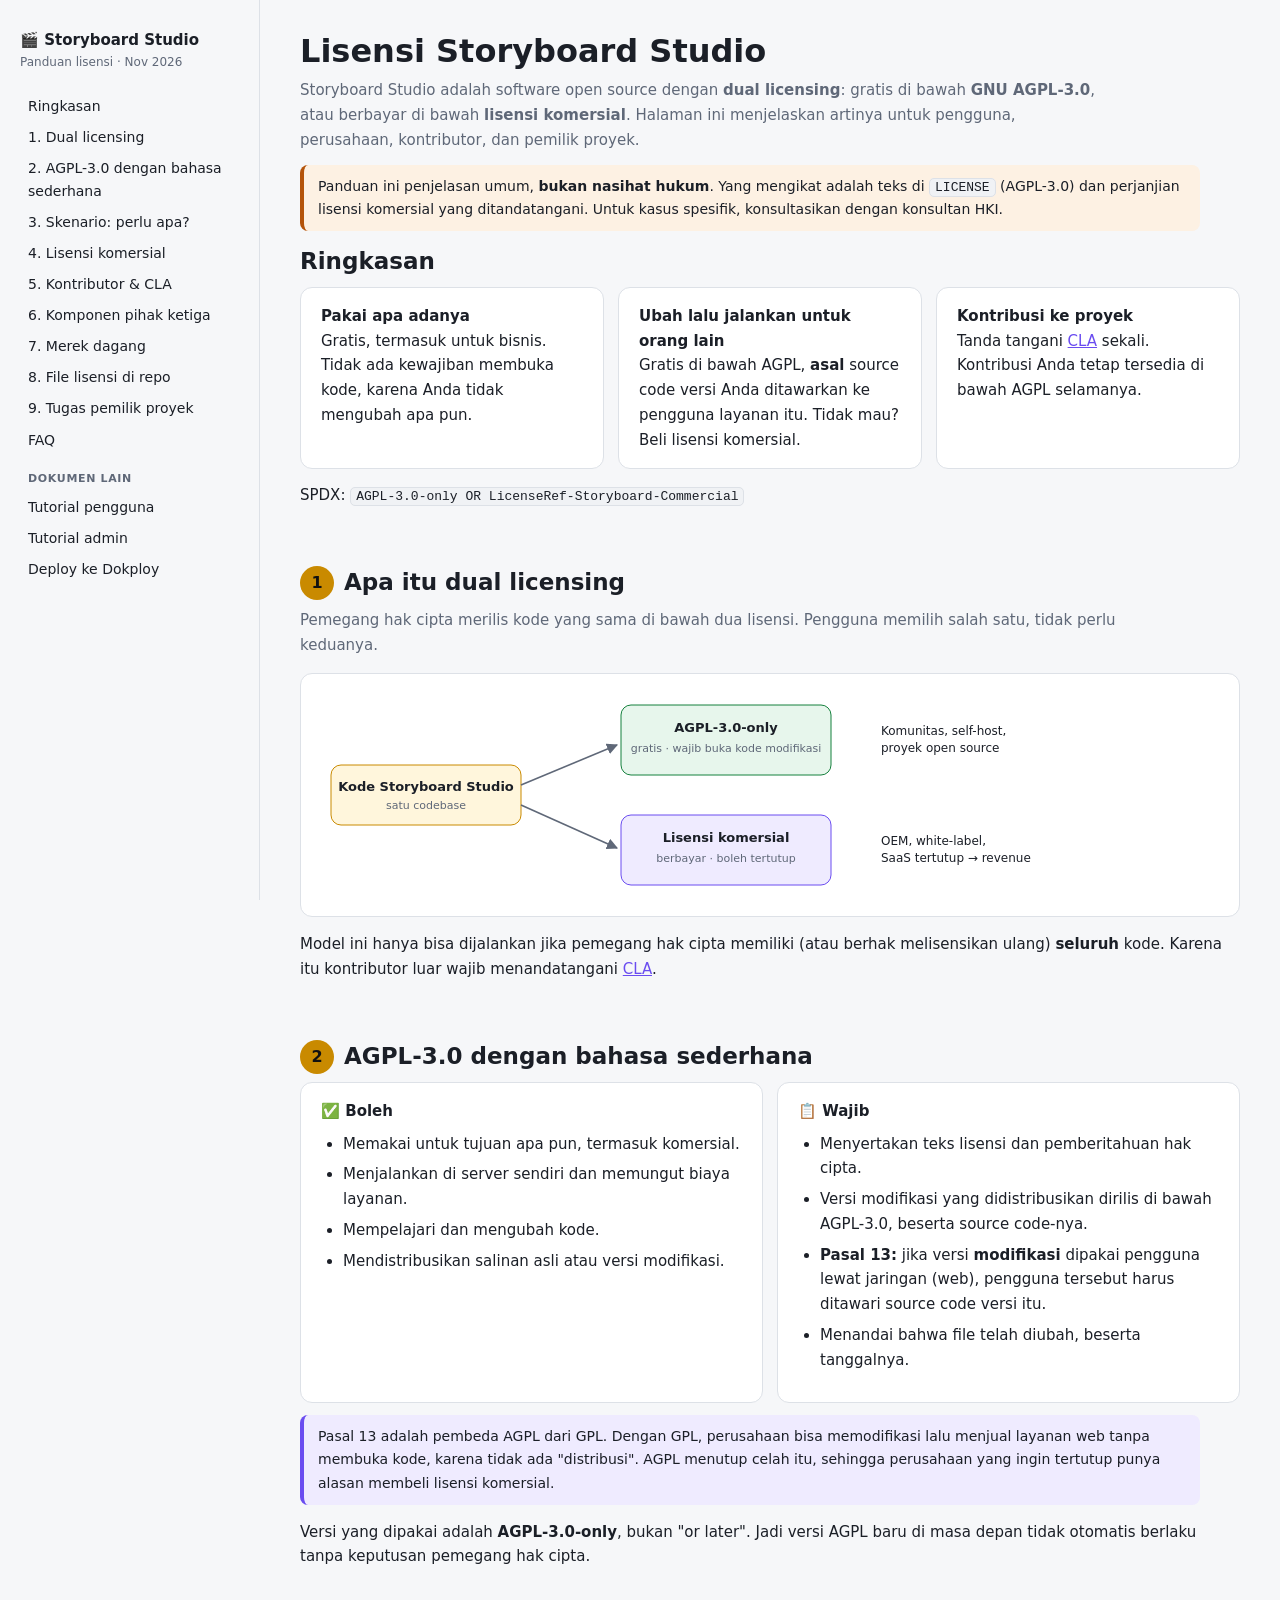
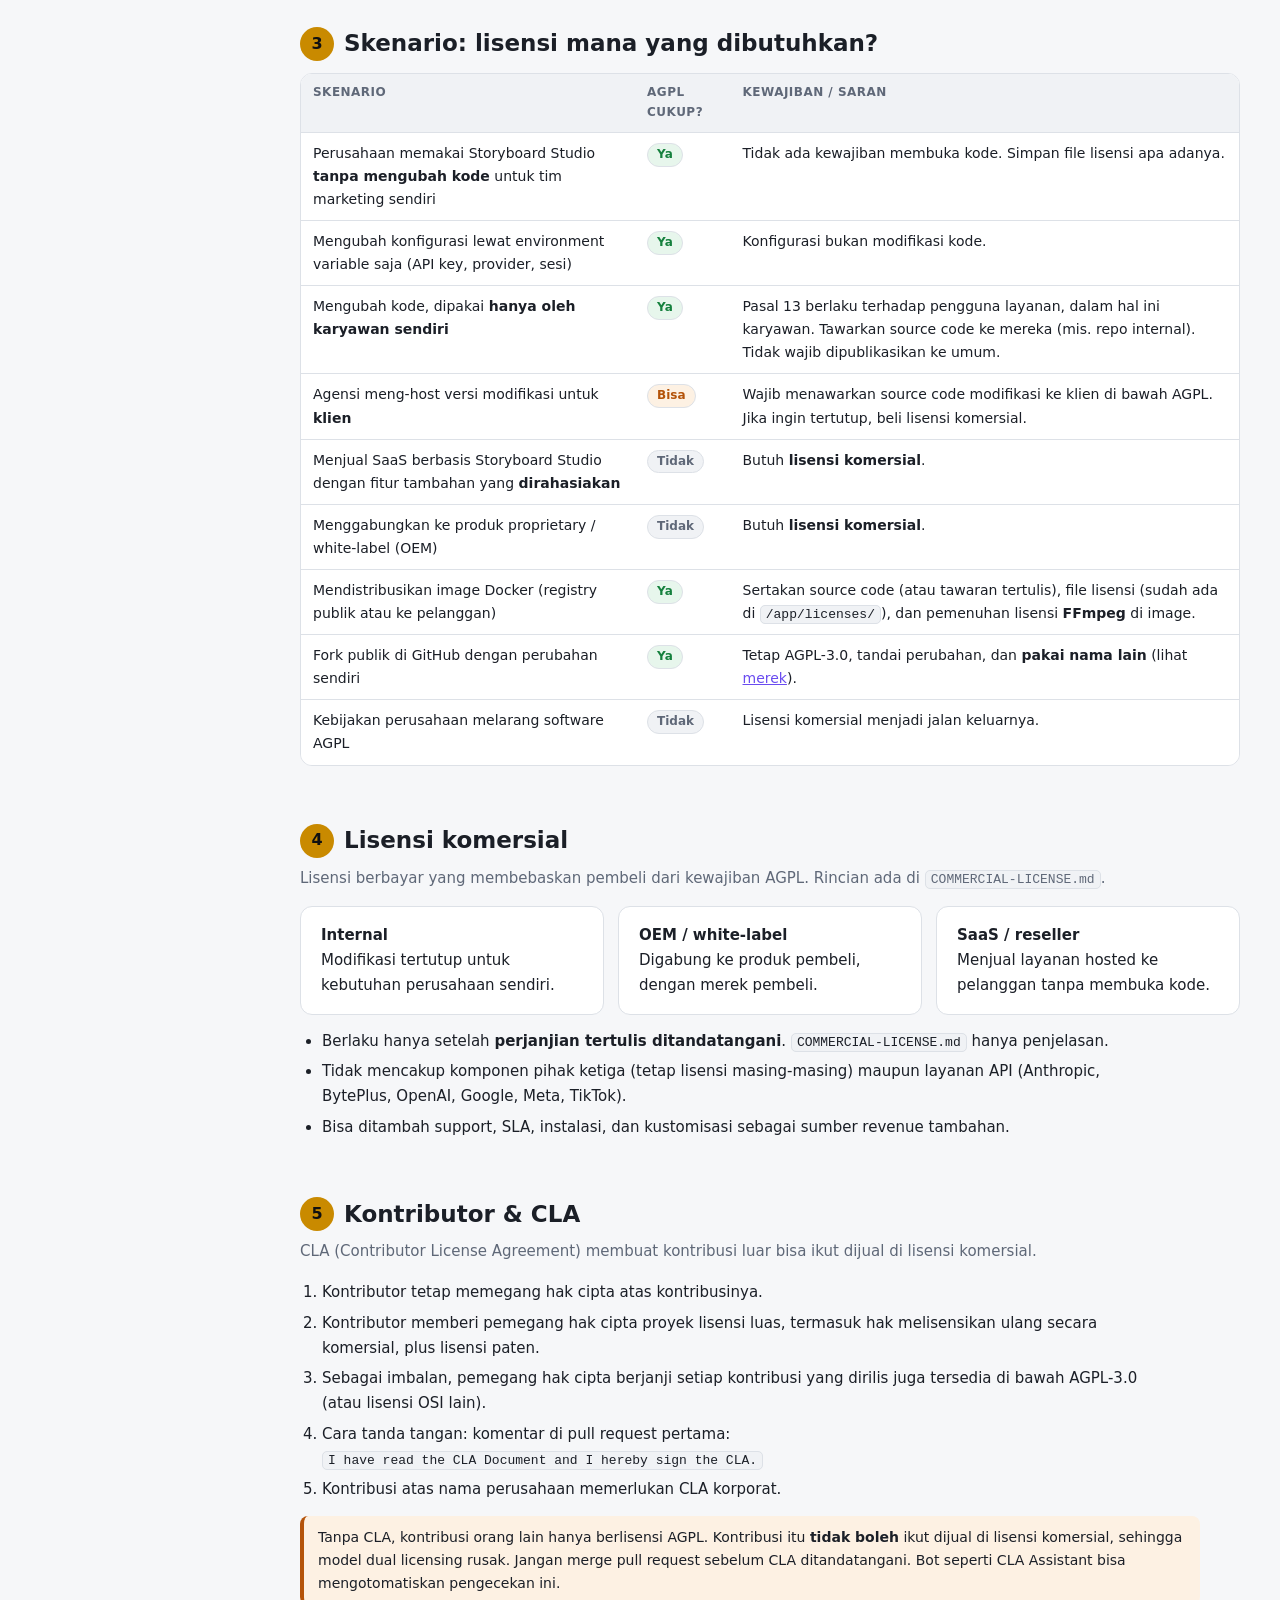
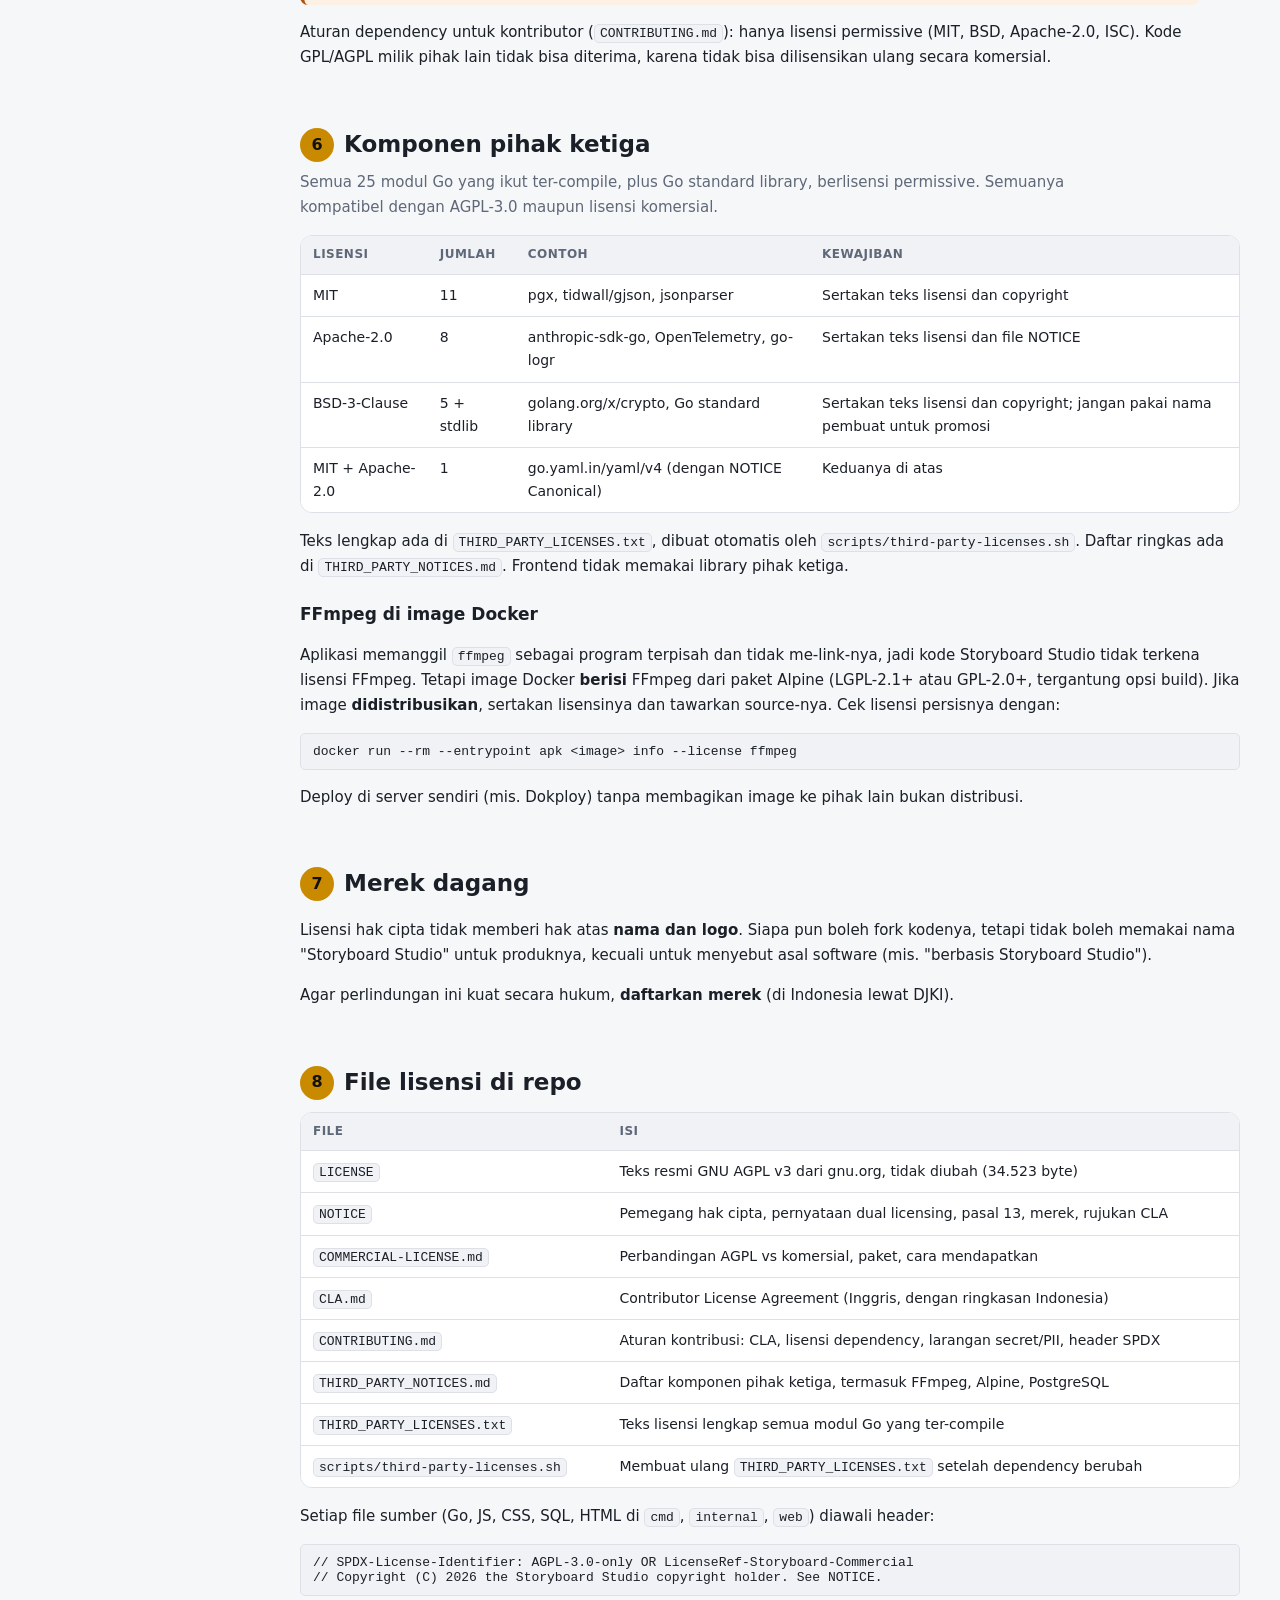
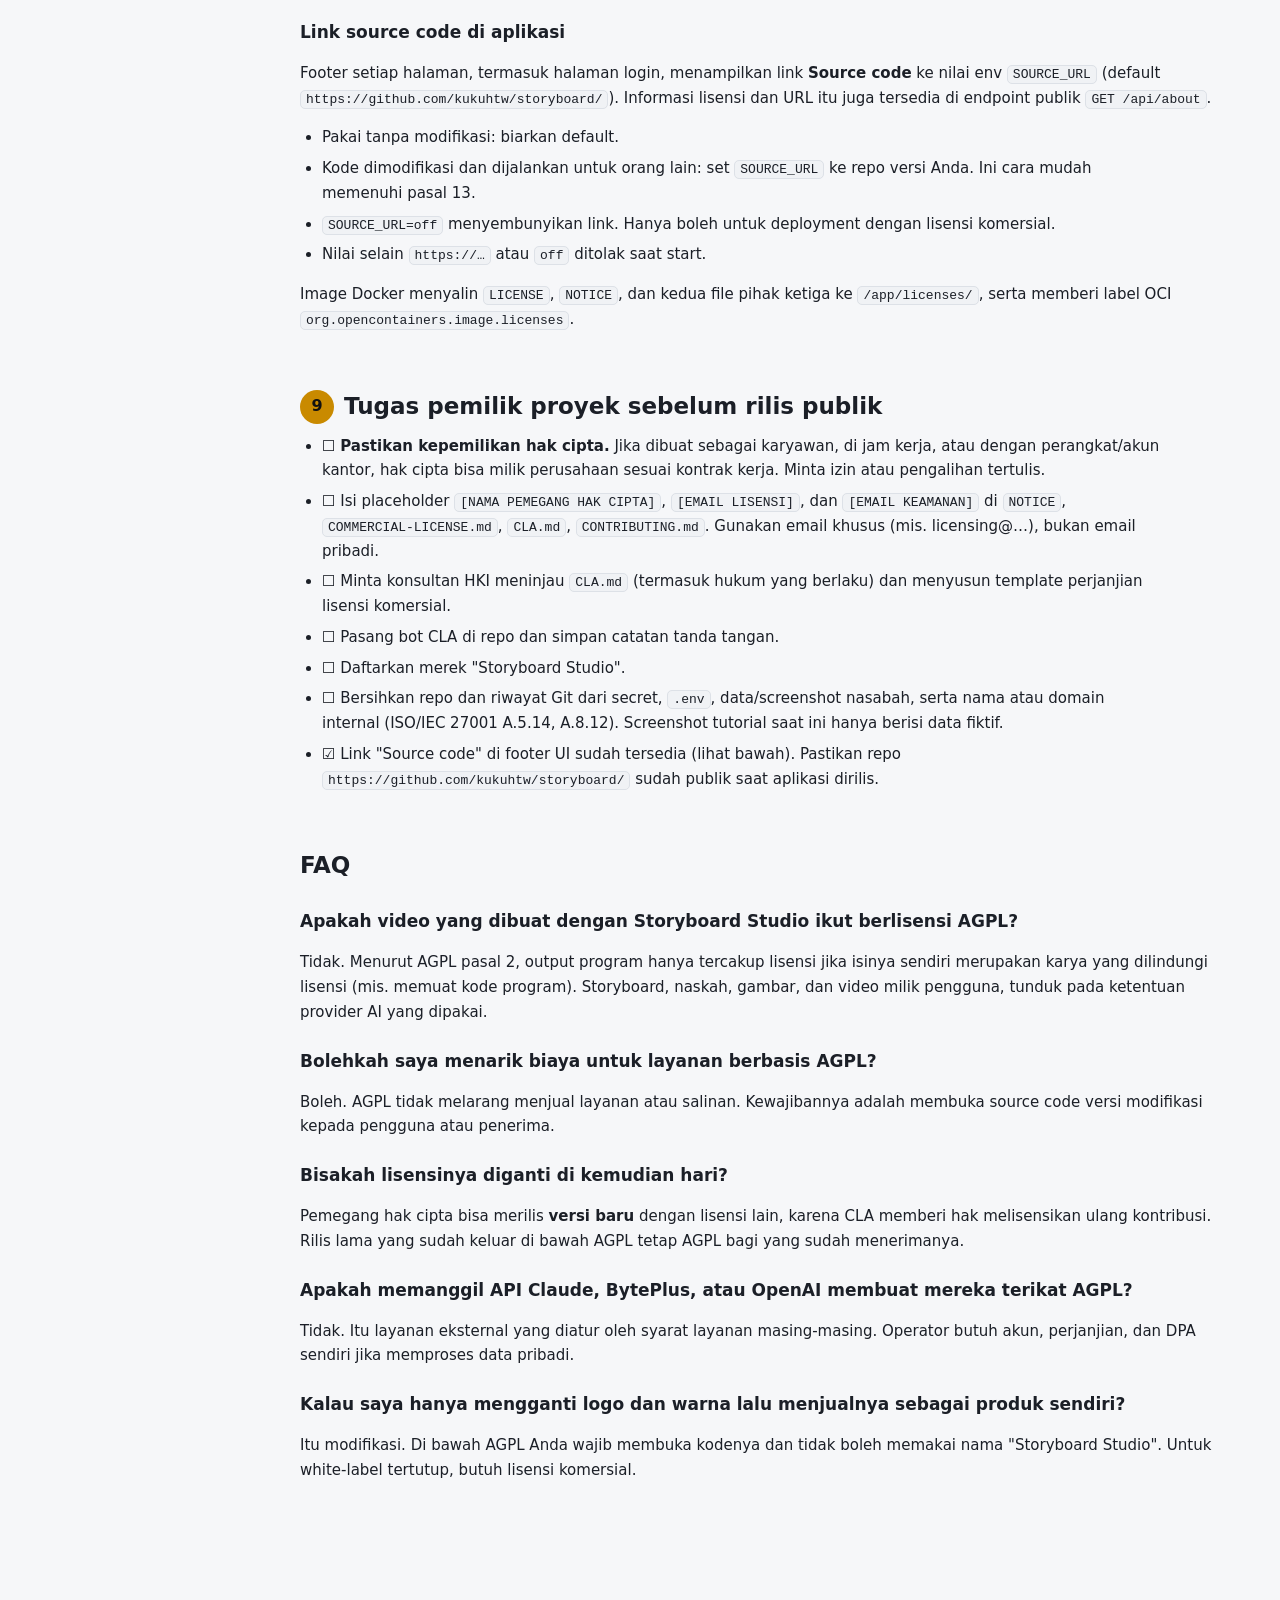
<file: documentation/lisensi.html>
<!doctype html>
<html lang="id">
<head>
<meta charset="utf-8">
<meta name="viewport" content="width=device-width, initial-scale=1">
<title>Lisensi Storyboard Studio</title>
<style>
  :root {
    --bg: #f6f7f9; --panel: #ffffff; --panel2: #f0f2f5; --border: #dde1e7;
    --text: #1b1f27; --muted: #5f6878; --accent: #c98a00; --accent-bg: #fff6dc;
    --violet: #6a4cf0; --violet-bg: #efebff; --ok: #15803d; --ok-bg: #e7f6ec;
    --warn: #b45309; --warn-bg: #fdf1e3; --err: #b91c1c; --err-bg: #fdeaea;
  }
  @media (prefers-color-scheme: dark) {
    :root:not([data-theme="light"]) {
      --bg: #0f1115; --panel: #171a21; --panel2: #1e222b; --border: #2a2f3a;
      --text: #e6e8ee; --muted: #8b93a7; --accent: #f5b301; --accent-bg: #2b2410;
      --violet: #a594ff; --violet-bg: #221d3d; --ok: #4ade80; --ok-bg: #12261a;
      --warn: #fbbf24; --warn-bg: #2b2210; --err: #f87171; --err-bg: #2d1515;
    }
  }
  * { box-sizing: border-box; }
  html { scroll-behavior: smooth; }
  body { margin: 0; background: var(--bg); color: var(--text); font: 15px/1.65 system-ui, -apple-system, "Segoe UI", Roboto, sans-serif; }
  a { color: var(--violet); }
  code, kbd { font: 13px ui-monospace, SFMono-Regular, Consolas, monospace; background: var(--panel2); border: 1px solid var(--border); border-radius: 5px; padding: 1px 5px; }
  .layout { display: grid; grid-template-columns: 260px minmax(0, 1fr); max-width: 1280px; margin: 0 auto; }
  nav.toc { position: sticky; top: 0; align-self: start; height: 100vh; overflow-y: auto; padding: 28px 16px 28px 20px; border-right: 1px solid var(--border); }
  nav.toc .brand { font-weight: 700; }
  nav.toc .sub { color: var(--muted); font-size: 12px; margin-bottom: 18px; }
  nav.toc a { display: block; color: var(--text); text-decoration: none; padding: 4px 8px; border-radius: 6px; font-size: 14px; }
  nav.toc a:hover { background: var(--panel2); }
  nav.toc .grp { margin: 14px 8px 4px; font-size: 11px; font-weight: 700; letter-spacing: .06em; text-transform: uppercase; color: var(--muted); }
  main { padding: 32px 40px 96px; min-width: 0; }
  header.hero h1 { font-size: 32px; line-height: 1.2; margin: 0 0 8px; }
  header.hero p { color: var(--muted); max-width: 800px; margin: 0 0 8px; }
  section { margin: 0 0 56px; scroll-margin-top: 16px; }
  h2 { font-size: 23px; margin: 0 0 6px; display: flex; align-items: center; gap: 10px; }
  h2 .n { flex: none; width: 34px; height: 34px; border-radius: 50%; background: var(--accent); color: #111; font-size: 16px; display: grid; place-items: center; }
  h3 { font-size: 17px; margin: 22px 0 6px; }
  .lead { color: var(--muted); margin: 0 0 16px; max-width: 820px; }
  ol.steps, ul.plain { padding-left: 22px; margin: 8px 0 14px; max-width: 860px; }
  ol.steps li, ul.plain li { margin-bottom: 6px; }
  .ui { font-weight: 600; background: var(--panel2); border: 1px solid var(--border); border-radius: 6px; padding: 0 6px; white-space: nowrap; }
  figure { margin: 14px 0 18px; }
  figure img { display: block; max-width: 100%; height: auto; border: 1px solid var(--border); border-radius: 10px; box-shadow: 0 4px 18px rgba(0,0,0,.07); cursor: zoom-in; background: #fff; }
  figure.tall img { max-height: 900px; width: auto; }
  figcaption { color: var(--muted); font-size: 13px; margin-top: 8px; }
  .card { background: var(--panel); border: 1px solid var(--border); border-radius: 12px; padding: 16px 20px; }
  .grid { display: grid; gap: 14px; }
  .g2 { grid-template-columns: repeat(auto-fit, minmax(320px, 1fr)); }
  .g3 { grid-template-columns: repeat(auto-fit, minmax(240px, 1fr)); }
  .callout { border-left: 4px solid var(--violet); background: var(--violet-bg); padding: 10px 14px; border-radius: 8px; margin: 12px 0; font-size: 14px; max-width: 900px; }
  .callout.warn { border-color: var(--warn); background: var(--warn-bg); }
  .callout.ok { border-color: var(--ok); background: var(--ok-bg); }
  .callout.err { border-color: var(--err); background: var(--err-bg); }
  table { width: 100%; border-collapse: collapse; font-size: 14px; background: var(--panel); }
  th, td { text-align: left; padding: 9px 12px; border-bottom: 1px solid var(--border); vertical-align: top; }
  th { background: var(--panel2); font-size: 12px; text-transform: uppercase; letter-spacing: .04em; color: var(--muted); }
  tr:last-child td { border-bottom: 0; }
  .table-wrap { overflow-x: auto; border: 1px solid var(--border); border-radius: 12px; margin: 10px 0 16px; }
  .status { display: inline-block; font-size: 12px; font-weight: 600; padding: 1px 9px; border-radius: 999px; white-space: nowrap; border: 1px solid var(--border); }
  .s-locked { background: var(--panel2); color: var(--muted); }
  .s-ready { background: var(--accent-bg); color: var(--accent); }
  .s-gen { background: var(--violet-bg); color: var(--violet); }
  .s-review { background: var(--warn-bg); color: var(--warn); }
  .s-ok { background: var(--ok-bg); color: var(--ok); }
  .flow { display: flex; flex-wrap: wrap; gap: 6px; align-items: center; margin: 12px 0 4px; }
  .flow span { background: var(--panel); border: 1px solid var(--border); border-radius: 8px; padding: 4px 10px; font-size: 13px; font-weight: 600; }
  .flow i { color: var(--muted); font-style: normal; }
  pre { overflow-x: auto; white-space: pre-wrap; margin: 8px 0; }
  pre code { display: block; padding: 10px 12px; }
  #lightbox { position: fixed; inset: 0; background: rgba(0,0,0,.85); display: none; align-items: flex-start; justify-content: center; overflow: auto; padding: 24px; z-index: 10; cursor: zoom-out; }
  #lightbox.on { display: flex; }
  #lightbox img { max-width: 100%; height: auto; border-radius: 8px; }
  @media (max-width: 900px) {
    .layout { grid-template-columns: 1fr; }
    nav.toc { position: static; height: auto; border-right: 0; border-bottom: 1px solid var(--border); }
    main { padding: 24px 16px 64px; }
  }
  @media print { nav.toc { display: none; } .layout { display: block; } figure img { box-shadow: none; } section { break-inside: avoid-page; } }
</style>
</head>
<body>
<div class="layout">
<nav class="toc">
  <div class="brand">🎬 Storyboard Studio</div>
  <div class="sub">Panduan lisensi · Nov 2026</div>
  <a href="#ringkas">Ringkasan</a>
  <a href="#l1">1. Dual licensing</a>
  <a href="#l2">2. AGPL-3.0 dengan bahasa sederhana</a>
  <a href="#l3">3. Skenario: perlu apa?</a>
  <a href="#l4">4. Lisensi komersial</a>
  <a href="#l5">5. Kontributor &amp; CLA</a>
  <a href="#l6">6. Komponen pihak ketiga</a>
  <a href="#l7">7. Merek dagang</a>
  <a href="#l8">8. File lisensi di repo</a>
  <a href="#l9">9. Tugas pemilik proyek</a>
  <a href="#faq">FAQ</a>
  <div class="grp">Dokumen lain</div>
  <a href="tutorial.html">Tutorial pengguna</a>
  <a href="tutorial-admin.html">Tutorial admin</a>
  <a href="deploy-dokploy.html">Deploy ke Dokploy</a>
</nav>
<main>
<header class="hero">
  <h1>Lisensi Storyboard Studio</h1>
  <p>Storyboard Studio adalah software open source dengan <b>dual licensing</b>: gratis di bawah <b>GNU AGPL-3.0</b>, atau berbayar di bawah <b>lisensi komersial</b>. Halaman ini menjelaskan artinya untuk pengguna, perusahaan, kontributor, dan pemilik proyek.</p>
  <div class="callout warn">Panduan ini penjelasan umum, <b>bukan nasihat hukum</b>. Yang mengikat adalah teks di <code>LICENSE</code> (AGPL-3.0) dan perjanjian lisensi komersial yang ditandatangani. Untuk kasus spesifik, konsultasikan dengan konsultan HKI.</div>
</header>

<section id="ringkas">
  <h2>Ringkasan</h2>
  <div class="grid g3">
    <div class="card"><b>Pakai apa adanya</b><br>Gratis, termasuk untuk bisnis. Tidak ada kewajiban membuka kode, karena Anda tidak mengubah apa pun.</div>
    <div class="card"><b>Ubah lalu jalankan untuk orang lain</b><br>Gratis di bawah AGPL, <b>asal</b> source code versi Anda ditawarkan ke pengguna layanan itu. Tidak mau? Beli lisensi komersial.</div>
    <div class="card"><b>Kontribusi ke proyek</b><br>Tanda tangani <a href="#l5">CLA</a> sekali. Kontribusi Anda tetap tersedia di bawah AGPL selamanya.</div>
  </div>
  <p style="margin-top:14px">SPDX: <code>AGPL-3.0-only OR LicenseRef-Storyboard-Commercial</code></p>
</section>

<section id="l1">
  <h2><span class="n">1</span>Apa itu dual licensing</h2>
  <p class="lead">Pemegang hak cipta merilis kode yang sama di bawah dua lisensi. Pengguna memilih salah satu, tidak perlu keduanya.</p>
  <div class="card" style="overflow-x:auto">
  <svg viewBox="0 0 760 210" width="100%" style="min-width:560px;max-width:760px;display:block" role="img" aria-label="Diagram dual licensing">
    <defs><marker id="ar" viewBox="0 0 10 10" refX="9" refY="5" markerWidth="7" markerHeight="7" orient="auto"><path d="M0,0L10,5L0,10z" fill="var(--muted)"/></marker></defs>
    <g font-family="system-ui, sans-serif" font-size="13" fill="var(--text)">
      <rect x="10" y="75" width="190" height="60" rx="10" fill="var(--accent-bg)" stroke="var(--accent)"/>
      <text x="105" y="101" text-anchor="middle" font-weight="600">Kode Storyboard Studio</text>
      <text x="105" y="119" text-anchor="middle" fill="var(--muted)" font-size="11">satu codebase</text>
      <rect x="300" y="15" width="210" height="70" rx="10" fill="var(--ok-bg)" stroke="var(--ok)"/>
      <text x="405" y="42" text-anchor="middle" font-weight="600">AGPL-3.0-only</text>
      <text x="405" y="62" text-anchor="middle" fill="var(--muted)" font-size="11">gratis · wajib buka kode modifikasi</text>
      <rect x="300" y="125" width="210" height="70" rx="10" fill="var(--violet-bg)" stroke="var(--violet)"/>
      <text x="405" y="152" text-anchor="middle" font-weight="600">Lisensi komersial</text>
      <text x="405" y="172" text-anchor="middle" fill="var(--muted)" font-size="11">berbayar · boleh tertutup</text>
      <text x="560" y="45" font-size="12">Komunitas, self-host,</text>
      <text x="560" y="62" font-size="12">proyek open source</text>
      <text x="560" y="155" font-size="12">OEM, white-label,</text>
      <text x="560" y="172" font-size="12">SaaS tertutup → revenue</text>
    </g>
    <g stroke="var(--muted)" stroke-width="1.6" fill="none" marker-end="url(#ar)">
      <path d="M200 95 L296 55"/><path d="M200 115 L296 158"/>
    </g>
  </svg>
  </div>
  <p>Model ini hanya bisa dijalankan jika pemegang hak cipta memiliki (atau berhak melisensikan ulang) <b>seluruh</b> kode. Karena itu kontributor luar wajib menandatangani <a href="#l5">CLA</a>.</p>
</section>

<section id="l2">
  <h2><span class="n">2</span>AGPL-3.0 dengan bahasa sederhana</h2>
  <div class="grid g2">
    <div class="card"><b>✅ Boleh</b><ul class="plain">
      <li>Memakai untuk tujuan apa pun, termasuk komersial.</li>
      <li>Menjalankan di server sendiri dan memungut biaya layanan.</li>
      <li>Mempelajari dan mengubah kode.</li>
      <li>Mendistribusikan salinan asli atau versi modifikasi.</li></ul></div>
    <div class="card"><b>📋 Wajib</b><ul class="plain">
      <li>Menyertakan teks lisensi dan pemberitahuan hak cipta.</li>
      <li>Versi modifikasi yang didistribusikan dirilis di bawah AGPL-3.0, beserta source code-nya.</li>
      <li><b>Pasal 13:</b> jika versi <b>modifikasi</b> dipakai pengguna lewat jaringan (web), pengguna tersebut harus ditawari source code versi itu.</li>
      <li>Menandai bahwa file telah diubah, beserta tanggalnya.</li></ul></div>
  </div>
  <div class="callout">Pasal 13 adalah pembeda AGPL dari GPL. Dengan GPL, perusahaan bisa memodifikasi lalu menjual layanan web tanpa membuka kode, karena tidak ada "distribusi". AGPL menutup celah itu, sehingga perusahaan yang ingin tertutup punya alasan membeli lisensi komersial.</div>
  <p>Versi yang dipakai adalah <b>AGPL-3.0-only</b>, bukan "or later". Jadi versi AGPL baru di masa depan tidak otomatis berlaku tanpa keputusan pemegang hak cipta.</p>
</section>

<section id="l3">
  <h2><span class="n">3</span>Skenario: lisensi mana yang dibutuhkan?</h2>
  <div class="table-wrap"><table>
    <tr><th>Skenario</th><th>AGPL cukup?</th><th>Kewajiban / saran</th></tr>
    <tr><td>Perusahaan memakai Storyboard Studio <b>tanpa mengubah kode</b> untuk tim marketing sendiri</td><td><span class="status s-ok">Ya</span></td><td>Tidak ada kewajiban membuka kode. Simpan file lisensi apa adanya.</td></tr>
    <tr><td>Mengubah konfigurasi lewat environment variable saja (API key, provider, sesi)</td><td><span class="status s-ok">Ya</span></td><td>Konfigurasi bukan modifikasi kode.</td></tr>
    <tr><td>Mengubah kode, dipakai <b>hanya oleh karyawan sendiri</b></td><td><span class="status s-ok">Ya</span></td><td>Pasal 13 berlaku terhadap pengguna layanan, dalam hal ini karyawan. Tawarkan source code ke mereka (mis. repo internal). Tidak wajib dipublikasikan ke umum.</td></tr>
    <tr><td>Agensi meng-host versi modifikasi untuk <b>klien</b></td><td><span class="status s-review">Bisa</span></td><td>Wajib menawarkan source code modifikasi ke klien di bawah AGPL. Jika ingin tertutup, beli lisensi komersial.</td></tr>
    <tr><td>Menjual SaaS berbasis Storyboard Studio dengan fitur tambahan yang <b>dirahasiakan</b></td><td><span class="status s-locked">Tidak</span></td><td>Butuh <b>lisensi komersial</b>.</td></tr>
    <tr><td>Menggabungkan ke produk proprietary / white-label (OEM)</td><td><span class="status s-locked">Tidak</span></td><td>Butuh <b>lisensi komersial</b>.</td></tr>
    <tr><td>Mendistribusikan image Docker (registry publik atau ke pelanggan)</td><td><span class="status s-ok">Ya</span></td><td>Sertakan source code (atau tawaran tertulis), file lisensi (sudah ada di <code>/app/licenses/</code>), dan pemenuhan lisensi <b>FFmpeg</b> di image.</td></tr>
    <tr><td>Fork publik di GitHub dengan perubahan sendiri</td><td><span class="status s-ok">Ya</span></td><td>Tetap AGPL-3.0, tandai perubahan, dan <b>pakai nama lain</b> (lihat <a href="#l7">merek</a>).</td></tr>
    <tr><td>Kebijakan perusahaan melarang software AGPL</td><td><span class="status s-locked">Tidak</span></td><td>Lisensi komersial menjadi jalan keluarnya.</td></tr>
  </table></div>
</section>

<section id="l4">
  <h2><span class="n">4</span>Lisensi komersial</h2>
  <p class="lead">Lisensi berbayar yang membebaskan pembeli dari kewajiban AGPL. Rincian ada di <code>COMMERCIAL-LICENSE.md</code>.</p>
  <div class="grid g3">
    <div class="card"><b>Internal</b><br>Modifikasi tertutup untuk kebutuhan perusahaan sendiri.</div>
    <div class="card"><b>OEM / white-label</b><br>Digabung ke produk pembeli, dengan merek pembeli.</div>
    <div class="card"><b>SaaS / reseller</b><br>Menjual layanan hosted ke pelanggan tanpa membuka kode.</div>
  </div>
  <ul class="plain" style="margin-top:14px">
    <li>Berlaku hanya setelah <b>perjanjian tertulis ditandatangani</b>. <code>COMMERCIAL-LICENSE.md</code> hanya penjelasan.</li>
    <li>Tidak mencakup komponen pihak ketiga (tetap lisensi masing-masing) maupun layanan API (Anthropic, BytePlus, OpenAI, Google, Meta, TikTok).</li>
    <li>Bisa ditambah support, SLA, instalasi, dan kustomisasi sebagai sumber revenue tambahan.</li>
  </ul>
</section>

<section id="l5">
  <h2><span class="n">5</span>Kontributor &amp; CLA</h2>
  <p class="lead">CLA (Contributor License Agreement) membuat kontribusi luar bisa ikut dijual di lisensi komersial.</p>
  <ol class="steps">
    <li>Kontributor tetap memegang hak cipta atas kontribusinya.</li>
    <li>Kontributor memberi pemegang hak cipta proyek lisensi luas, termasuk hak melisensikan ulang secara komersial, plus lisensi paten.</li>
    <li>Sebagai imbalan, pemegang hak cipta berjanji setiap kontribusi yang dirilis juga tersedia di bawah AGPL-3.0 (atau lisensi OSI lain).</li>
    <li>Cara tanda tangan: komentar di pull request pertama:<br><code>I have read the CLA Document and I hereby sign the CLA.</code></li>
    <li>Kontribusi atas nama perusahaan memerlukan CLA korporat.</li>
  </ol>
  <div class="callout warn">Tanpa CLA, kontribusi orang lain hanya berlisensi AGPL. Kontribusi itu <b>tidak boleh</b> ikut dijual di lisensi komersial, sehingga model dual licensing rusak. Jangan merge pull request sebelum CLA ditandatangani. Bot seperti CLA Assistant bisa mengotomatiskan pengecekan ini.</div>
  <p>Aturan dependency untuk kontributor (<code>CONTRIBUTING.md</code>): hanya lisensi permissive (MIT, BSD, Apache-2.0, ISC). Kode GPL/AGPL milik pihak lain tidak bisa diterima, karena tidak bisa dilisensikan ulang secara komersial.</p>
</section>

<section id="l6">
  <h2><span class="n">6</span>Komponen pihak ketiga</h2>
  <p class="lead">Semua 25 modul Go yang ikut ter-compile, plus Go standard library, berlisensi permissive. Semuanya kompatibel dengan AGPL-3.0 maupun lisensi komersial.</p>
  <div class="table-wrap"><table>
    <tr><th>Lisensi</th><th>Jumlah</th><th>Contoh</th><th>Kewajiban</th></tr>
    <tr><td>MIT</td><td>11</td><td>pgx, tidwall/gjson, jsonparser</td><td>Sertakan teks lisensi dan copyright</td></tr>
    <tr><td>Apache-2.0</td><td>8</td><td>anthropic-sdk-go, OpenTelemetry, go-logr</td><td>Sertakan teks lisensi dan file NOTICE</td></tr>
    <tr><td>BSD-3-Clause</td><td>5 + stdlib</td><td>golang.org/x/crypto, Go standard library</td><td>Sertakan teks lisensi dan copyright; jangan pakai nama pembuat untuk promosi</td></tr>
    <tr><td>MIT + Apache-2.0</td><td>1</td><td>go.yaml.in/yaml/v4 (dengan NOTICE Canonical)</td><td>Keduanya di atas</td></tr>
  </table></div>
  <p>Teks lengkap ada di <code>THIRD_PARTY_LICENSES.txt</code>, dibuat otomatis oleh <code>scripts/third-party-licenses.sh</code>. Daftar ringkas ada di <code>THIRD_PARTY_NOTICES.md</code>. Frontend tidak memakai library pihak ketiga.</p>
  <h3>FFmpeg di image Docker</h3>
  <p>Aplikasi memanggil <code>ffmpeg</code> sebagai program terpisah dan tidak me-link-nya, jadi kode Storyboard Studio tidak terkena lisensi FFmpeg. Tetapi image Docker <b>berisi</b> FFmpeg dari paket Alpine (LGPL-2.1+ atau GPL-2.0+, tergantung opsi build). Jika image <b>didistribusikan</b>, sertakan lisensinya dan tawarkan source-nya. Cek lisensi persisnya dengan:</p>
<pre><code>docker run --rm --entrypoint apk &lt;image&gt; info --license ffmpeg</code></pre>
  <p>Deploy di server sendiri (mis. Dokploy) tanpa membagikan image ke pihak lain bukan distribusi.</p>
</section>

<section id="l7">
  <h2><span class="n">7</span>Merek dagang</h2>
  <p>Lisensi hak cipta tidak memberi hak atas <b>nama dan logo</b>. Siapa pun boleh fork kodenya, tetapi tidak boleh memakai nama "Storyboard Studio" untuk produknya, kecuali untuk menyebut asal software (mis. "berbasis Storyboard Studio").</p>
  <p>Agar perlindungan ini kuat secara hukum, <b>daftarkan merek</b> (di Indonesia lewat DJKI).</p>
</section>

<section id="l8">
  <h2><span class="n">8</span>File lisensi di repo</h2>
  <div class="table-wrap"><table>
    <tr><th>File</th><th>Isi</th></tr>
    <tr><td><code>LICENSE</code></td><td>Teks resmi GNU AGPL v3 dari gnu.org, tidak diubah (34.523 byte)</td></tr>
    <tr><td><code>NOTICE</code></td><td>Pemegang hak cipta, pernyataan dual licensing, pasal 13, merek, rujukan CLA</td></tr>
    <tr><td><code>COMMERCIAL-LICENSE.md</code></td><td>Perbandingan AGPL vs komersial, paket, cara mendapatkan</td></tr>
    <tr><td><code>CLA.md</code></td><td>Contributor License Agreement (Inggris, dengan ringkasan Indonesia)</td></tr>
    <tr><td><code>CONTRIBUTING.md</code></td><td>Aturan kontribusi: CLA, lisensi dependency, larangan secret/PII, header SPDX</td></tr>
    <tr><td><code>THIRD_PARTY_NOTICES.md</code></td><td>Daftar komponen pihak ketiga, termasuk FFmpeg, Alpine, PostgreSQL</td></tr>
    <tr><td><code>THIRD_PARTY_LICENSES.txt</code></td><td>Teks lisensi lengkap semua modul Go yang ter-compile</td></tr>
    <tr><td><code>scripts/third-party-licenses.sh</code></td><td>Membuat ulang <code>THIRD_PARTY_LICENSES.txt</code> setelah dependency berubah</td></tr>
  </table></div>
  <p>Setiap file sumber (Go, JS, CSS, SQL, HTML di <code>cmd</code>, <code>internal</code>, <code>web</code>) diawali header:</p>
<pre><code>// SPDX-License-Identifier: AGPL-3.0-only OR LicenseRef-Storyboard-Commercial
// Copyright (C) 2026 the Storyboard Studio copyright holder. See NOTICE.</code></pre>
  <h3>Link source code di aplikasi</h3>
  <p>Footer setiap halaman, termasuk halaman login, menampilkan link <b>Source code</b> ke nilai env <code>SOURCE_URL</code> (default <code>https://github.com/kukuhtw/storyboard/</code>). Informasi lisensi dan URL itu juga tersedia di endpoint publik <code>GET /api/about</code>.</p>
  <ul class="plain">
    <li>Pakai tanpa modifikasi: biarkan default.</li>
    <li>Kode dimodifikasi dan dijalankan untuk orang lain: set <code>SOURCE_URL</code> ke repo versi Anda. Ini cara mudah memenuhi pasal 13.</li>
    <li><code>SOURCE_URL=off</code> menyembunyikan link. Hanya boleh untuk deployment dengan lisensi komersial.</li>
    <li>Nilai selain <code>https://…</code> atau <code>off</code> ditolak saat start.</li>
  </ul>
  <p>Image Docker menyalin <code>LICENSE</code>, <code>NOTICE</code>, dan kedua file pihak ketiga ke <code>/app/licenses/</code>, serta memberi label OCI <code>org.opencontainers.image.licenses</code>.</p>
</section>

<section id="l9">
  <h2><span class="n">9</span>Tugas pemilik proyek sebelum rilis publik</h2>
  <ul class="plain">
    <li>☐ <b>Pastikan kepemilikan hak cipta.</b> Jika dibuat sebagai karyawan, di jam kerja, atau dengan perangkat/akun kantor, hak cipta bisa milik perusahaan sesuai kontrak kerja. Minta izin atau pengalihan tertulis.</li>
    <li>☐ Isi placeholder <code>[NAMA PEMEGANG HAK CIPTA]</code>, <code>[EMAIL LISENSI]</code>, dan <code>[EMAIL KEAMANAN]</code> di <code>NOTICE</code>, <code>COMMERCIAL-LICENSE.md</code>, <code>CLA.md</code>, <code>CONTRIBUTING.md</code>. Gunakan email khusus (mis. licensing@…), bukan email pribadi.</li>
    <li>☐ Minta konsultan HKI meninjau <code>CLA.md</code> (termasuk hukum yang berlaku) dan menyusun template perjanjian lisensi komersial.</li>
    <li>☐ Pasang bot CLA di repo dan simpan catatan tanda tangan.</li>
    <li>☐ Daftarkan merek "Storyboard Studio".</li>
    <li>☐ Bersihkan repo dan riwayat Git dari secret, <code>.env</code>, data/screenshot nasabah, serta nama atau domain internal (ISO/IEC 27001 A.5.14, A.8.12). Screenshot tutorial saat ini hanya berisi data fiktif.</li>
    <li>☑ Link "Source code" di footer UI sudah tersedia (lihat bawah). Pastikan repo <code>https://github.com/kukuhtw/storyboard/</code> sudah publik saat aplikasi dirilis.</li>
  </ul>
</section>

<section id="faq">
  <h2>FAQ</h2>
  <h3>Apakah video yang dibuat dengan Storyboard Studio ikut berlisensi AGPL?</h3>
  <p>Tidak. Menurut AGPL pasal 2, output program hanya tercakup lisensi jika isinya sendiri merupakan karya yang dilindungi lisensi (mis. memuat kode program). Storyboard, naskah, gambar, dan video milik pengguna, tunduk pada ketentuan provider AI yang dipakai.</p>
  <h3>Bolehkah saya menarik biaya untuk layanan berbasis AGPL?</h3>
  <p>Boleh. AGPL tidak melarang menjual layanan atau salinan. Kewajibannya adalah membuka source code versi modifikasi kepada pengguna atau penerima.</p>
  <h3>Bisakah lisensinya diganti di kemudian hari?</h3>
  <p>Pemegang hak cipta bisa merilis <b>versi baru</b> dengan lisensi lain, karena CLA memberi hak melisensikan ulang kontribusi. Rilis lama yang sudah keluar di bawah AGPL tetap AGPL bagi yang sudah menerimanya.</p>
  <h3>Apakah memanggil API Claude, BytePlus, atau OpenAI membuat mereka terikat AGPL?</h3>
  <p>Tidak. Itu layanan eksternal yang diatur oleh syarat layanan masing-masing. Operator butuh akun, perjanjian, dan DPA sendiri jika memproses data pribadi.</p>
  <h3>Kalau saya hanya mengganti logo dan warna lalu menjualnya sebagai produk sendiri?</h3>
  <p>Itu modifikasi. Di bawah AGPL Anda wajib membuka kodenya dan tidak boleh memakai nama "Storyboard Studio". Untuk white-label tertutup, butuh lisensi komersial.</p>
</section>
</main>
</div>
</body>
</html>
</file>
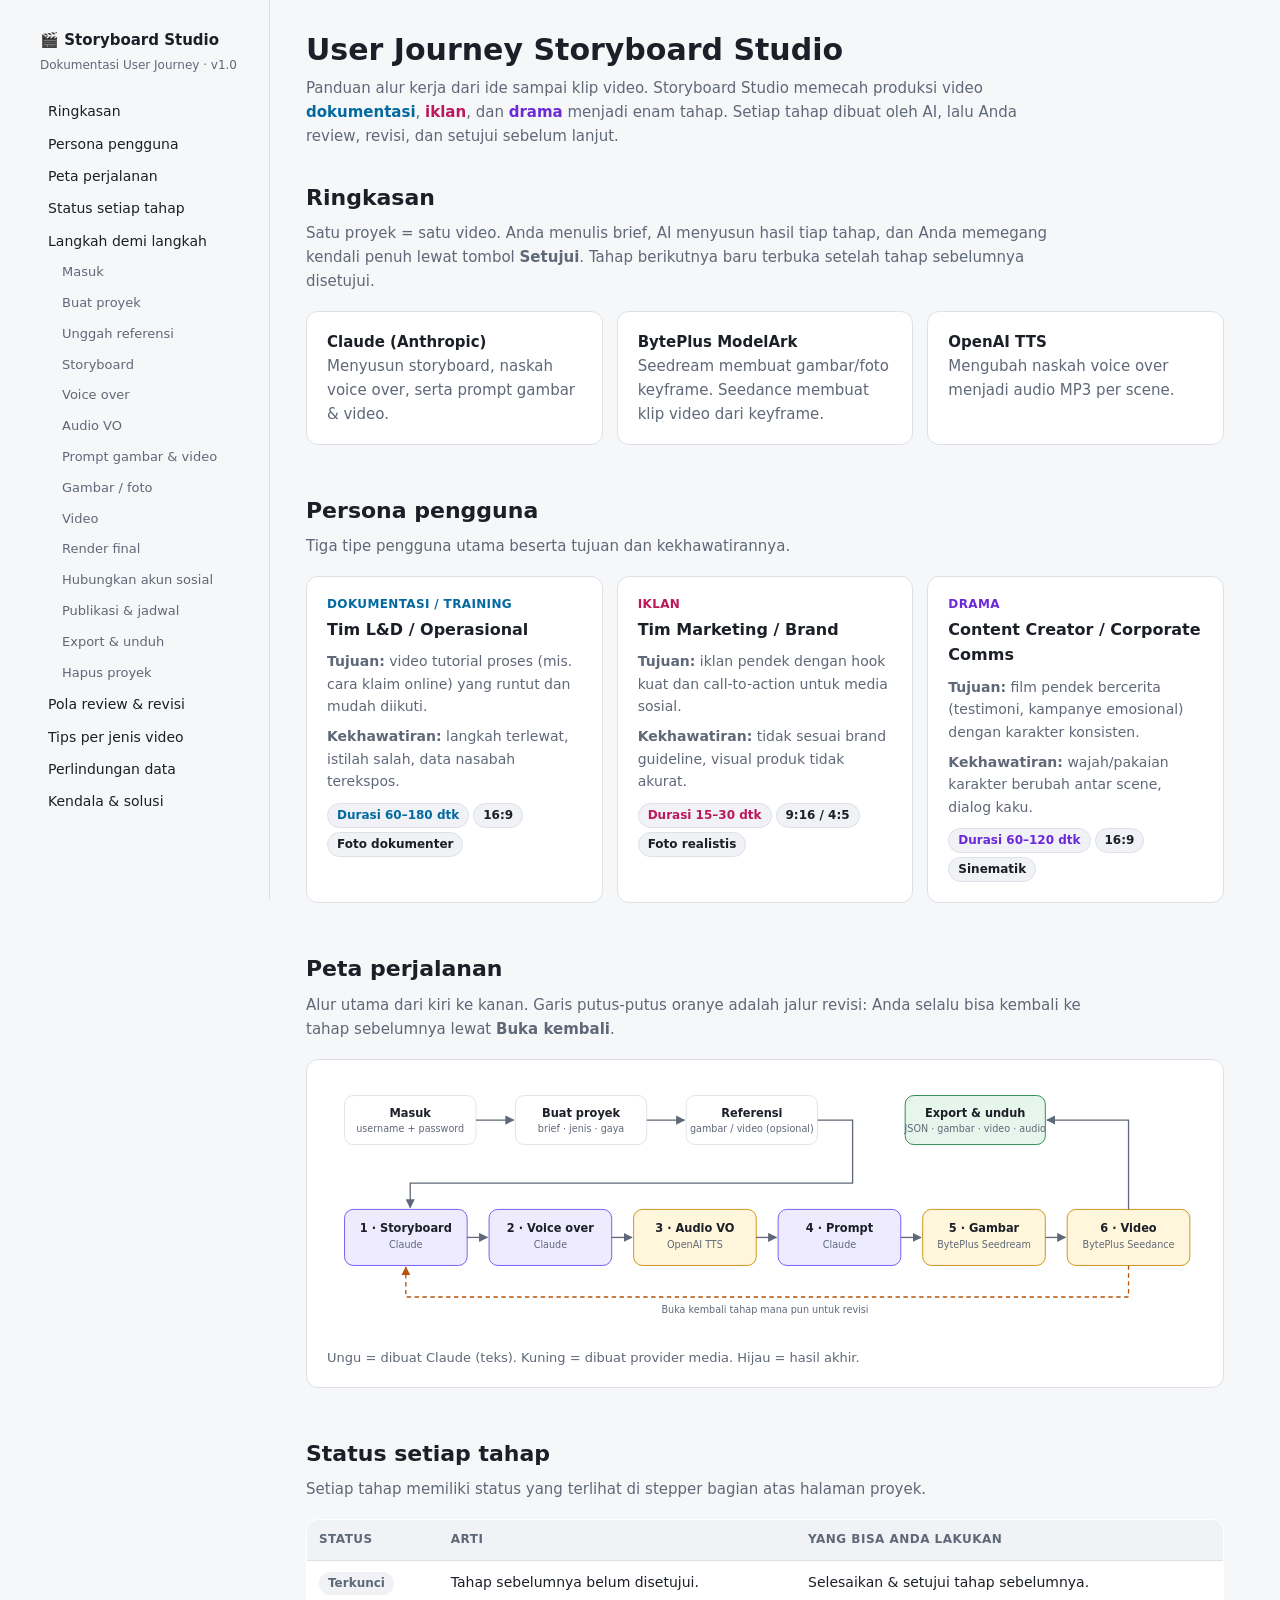
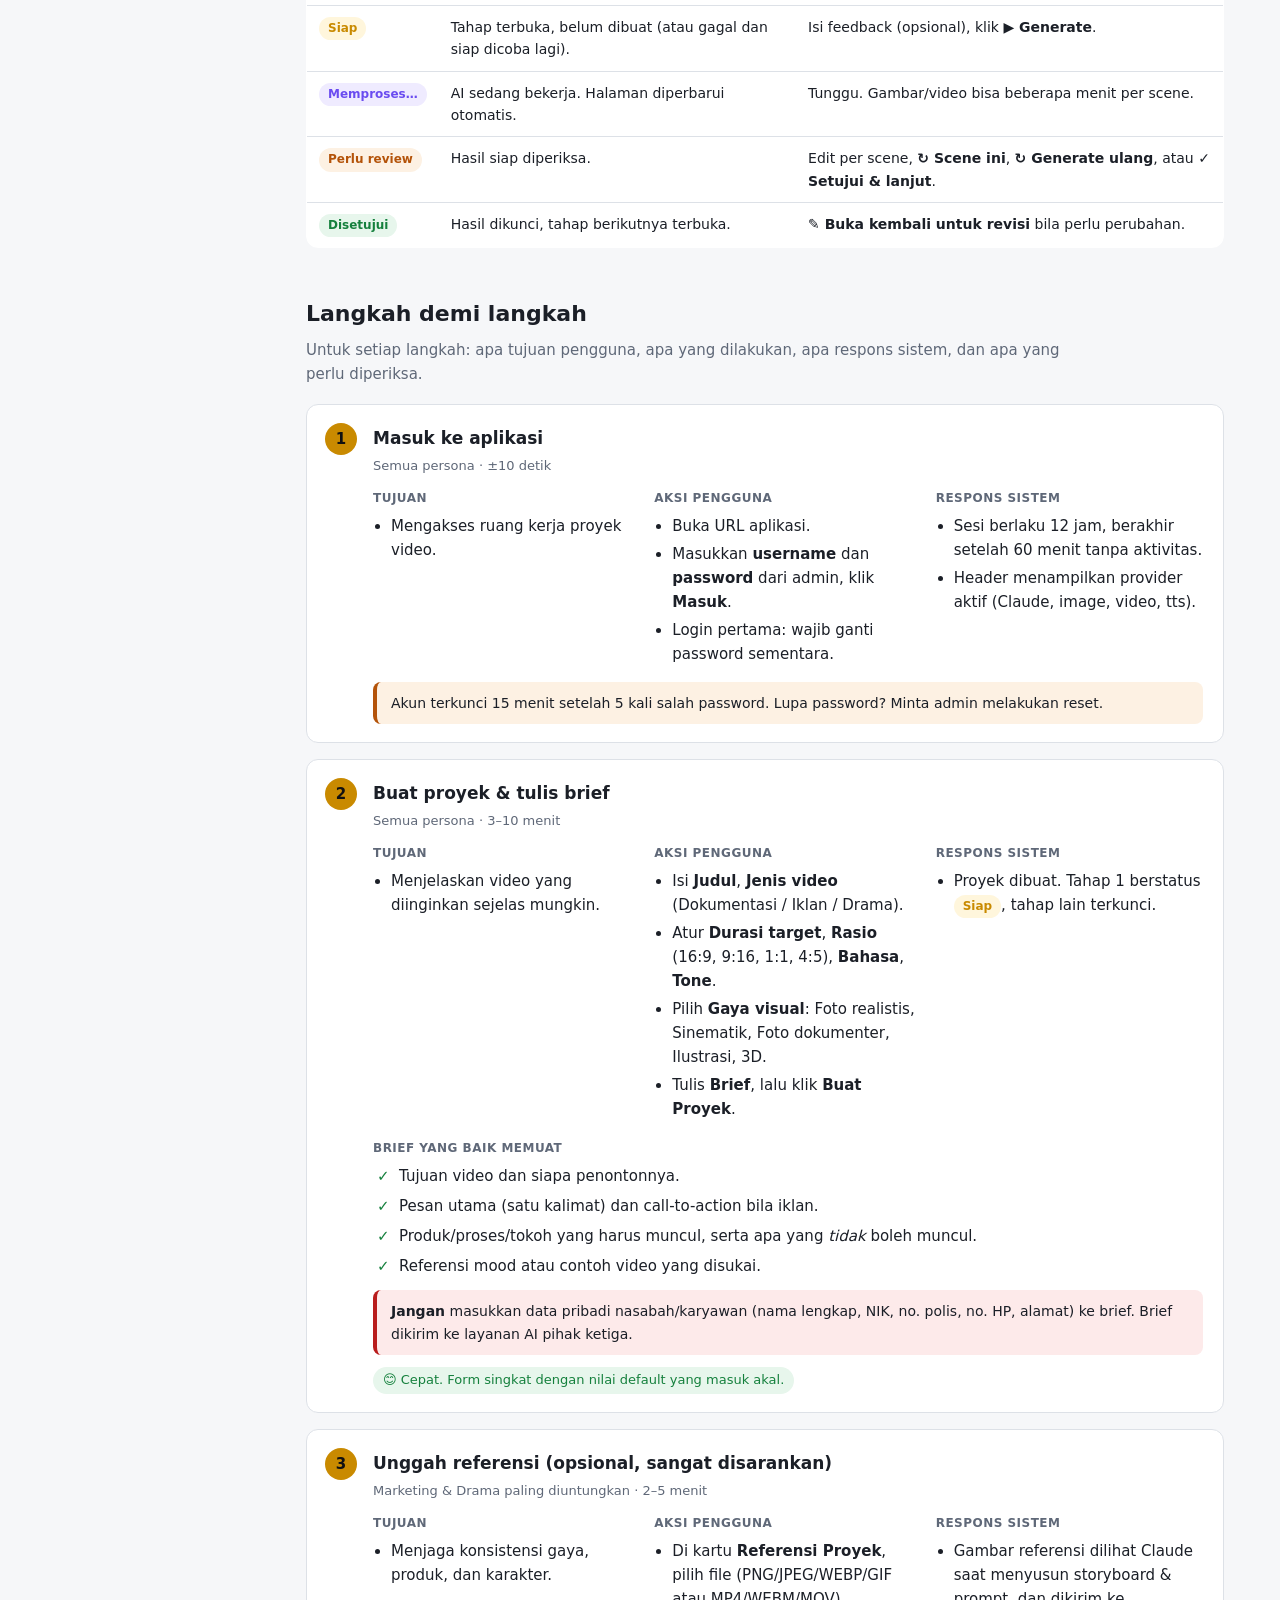
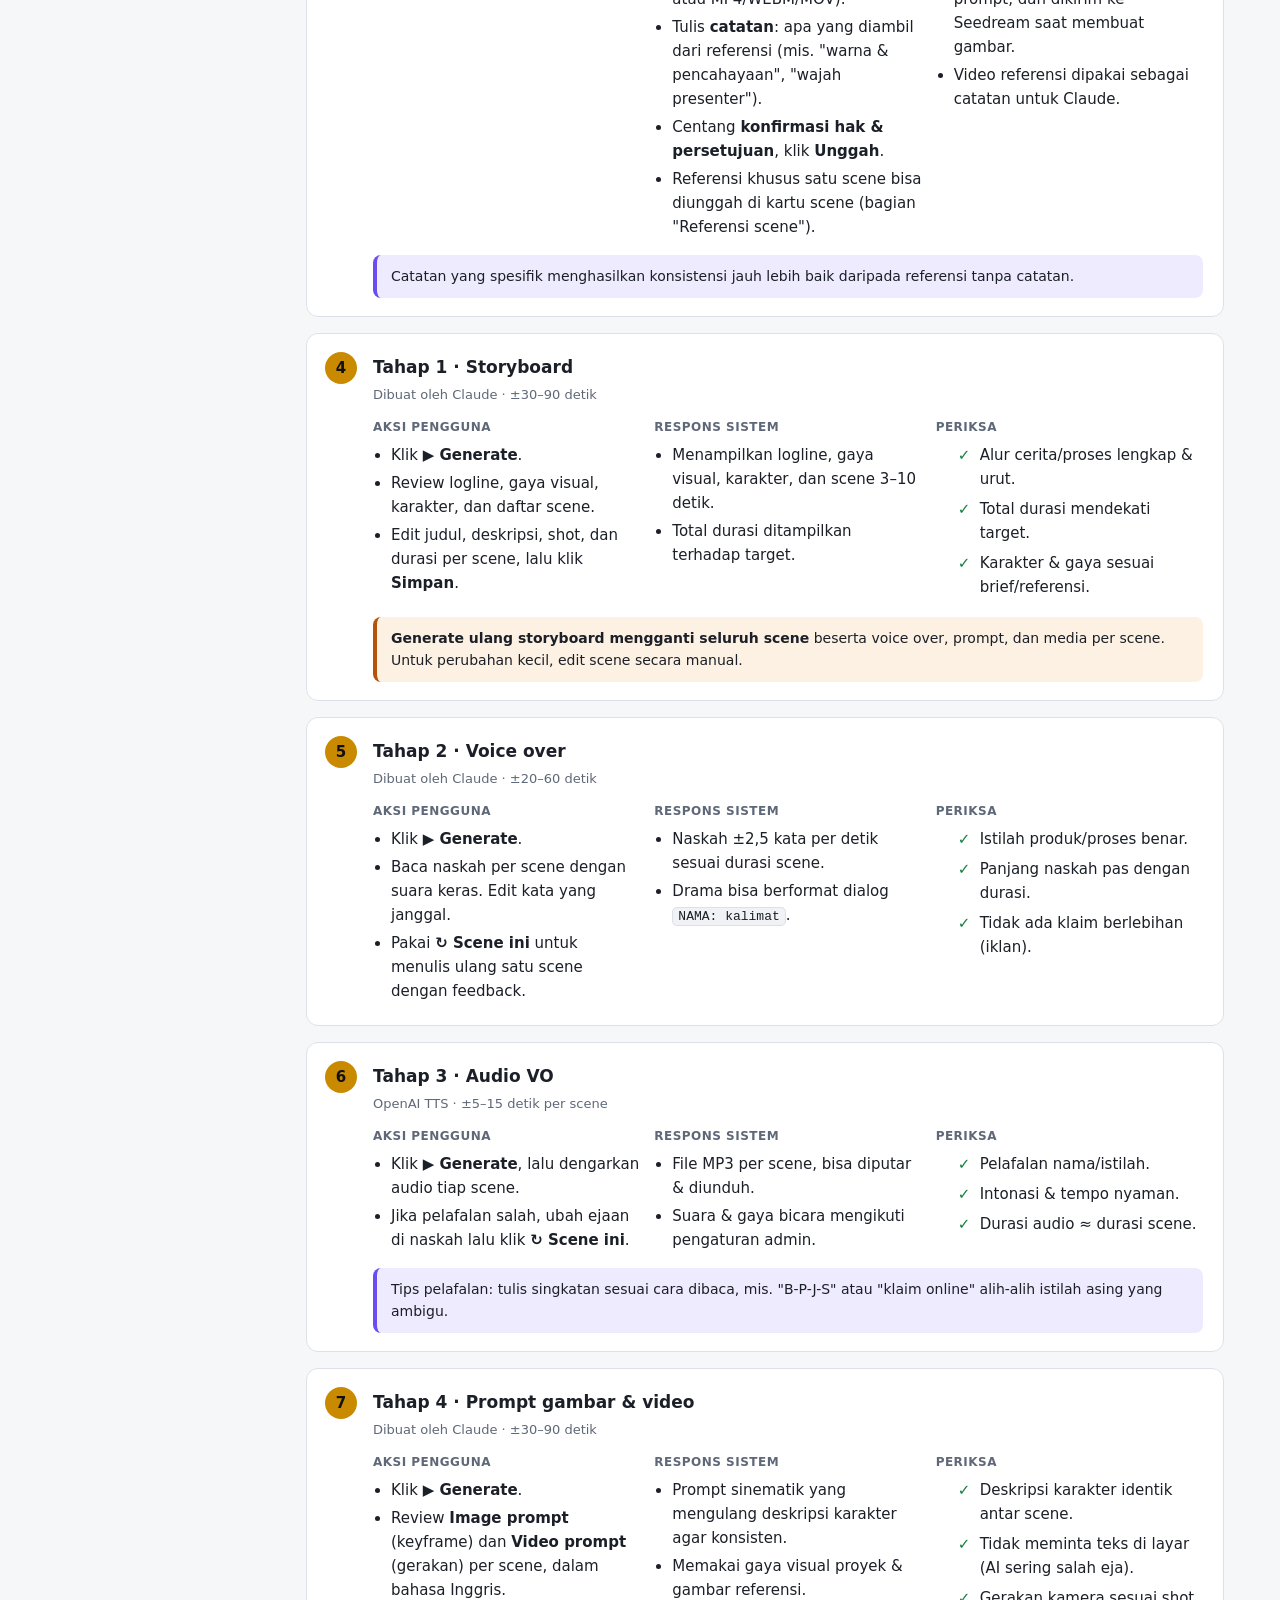
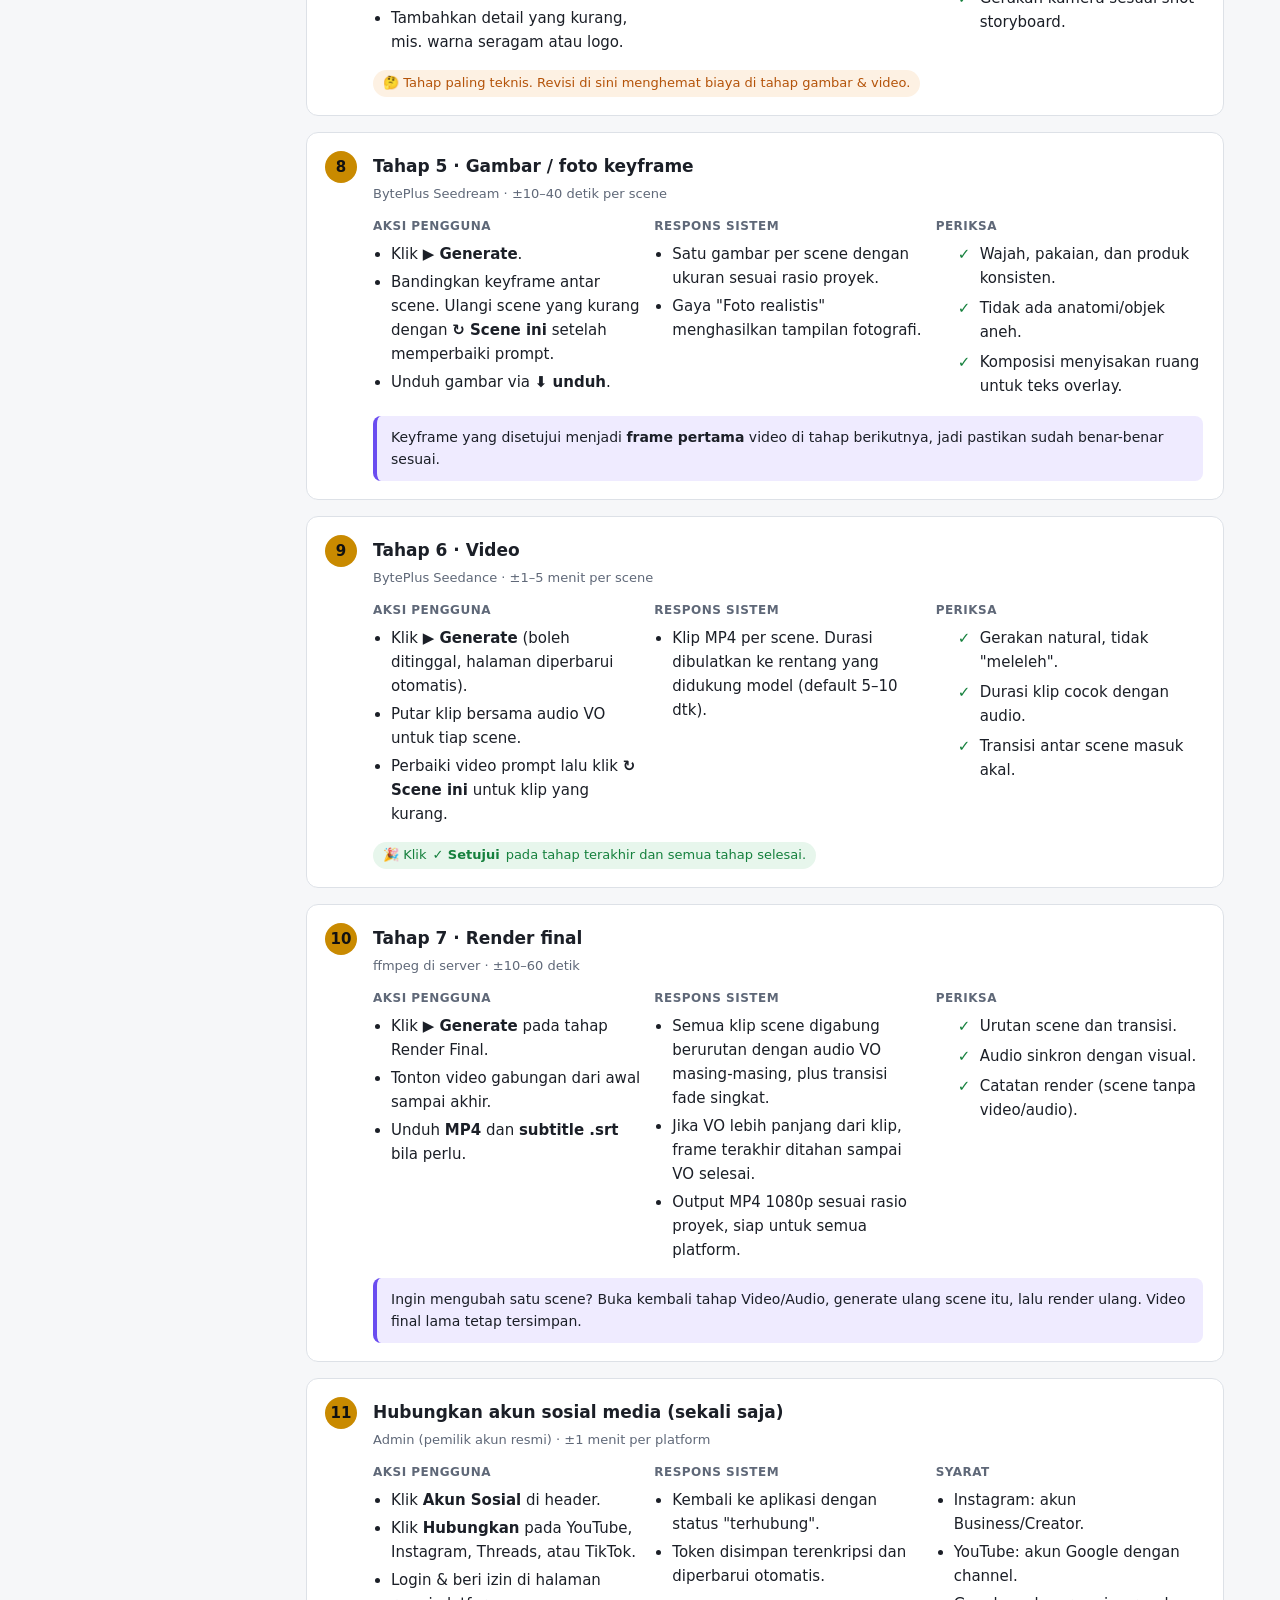
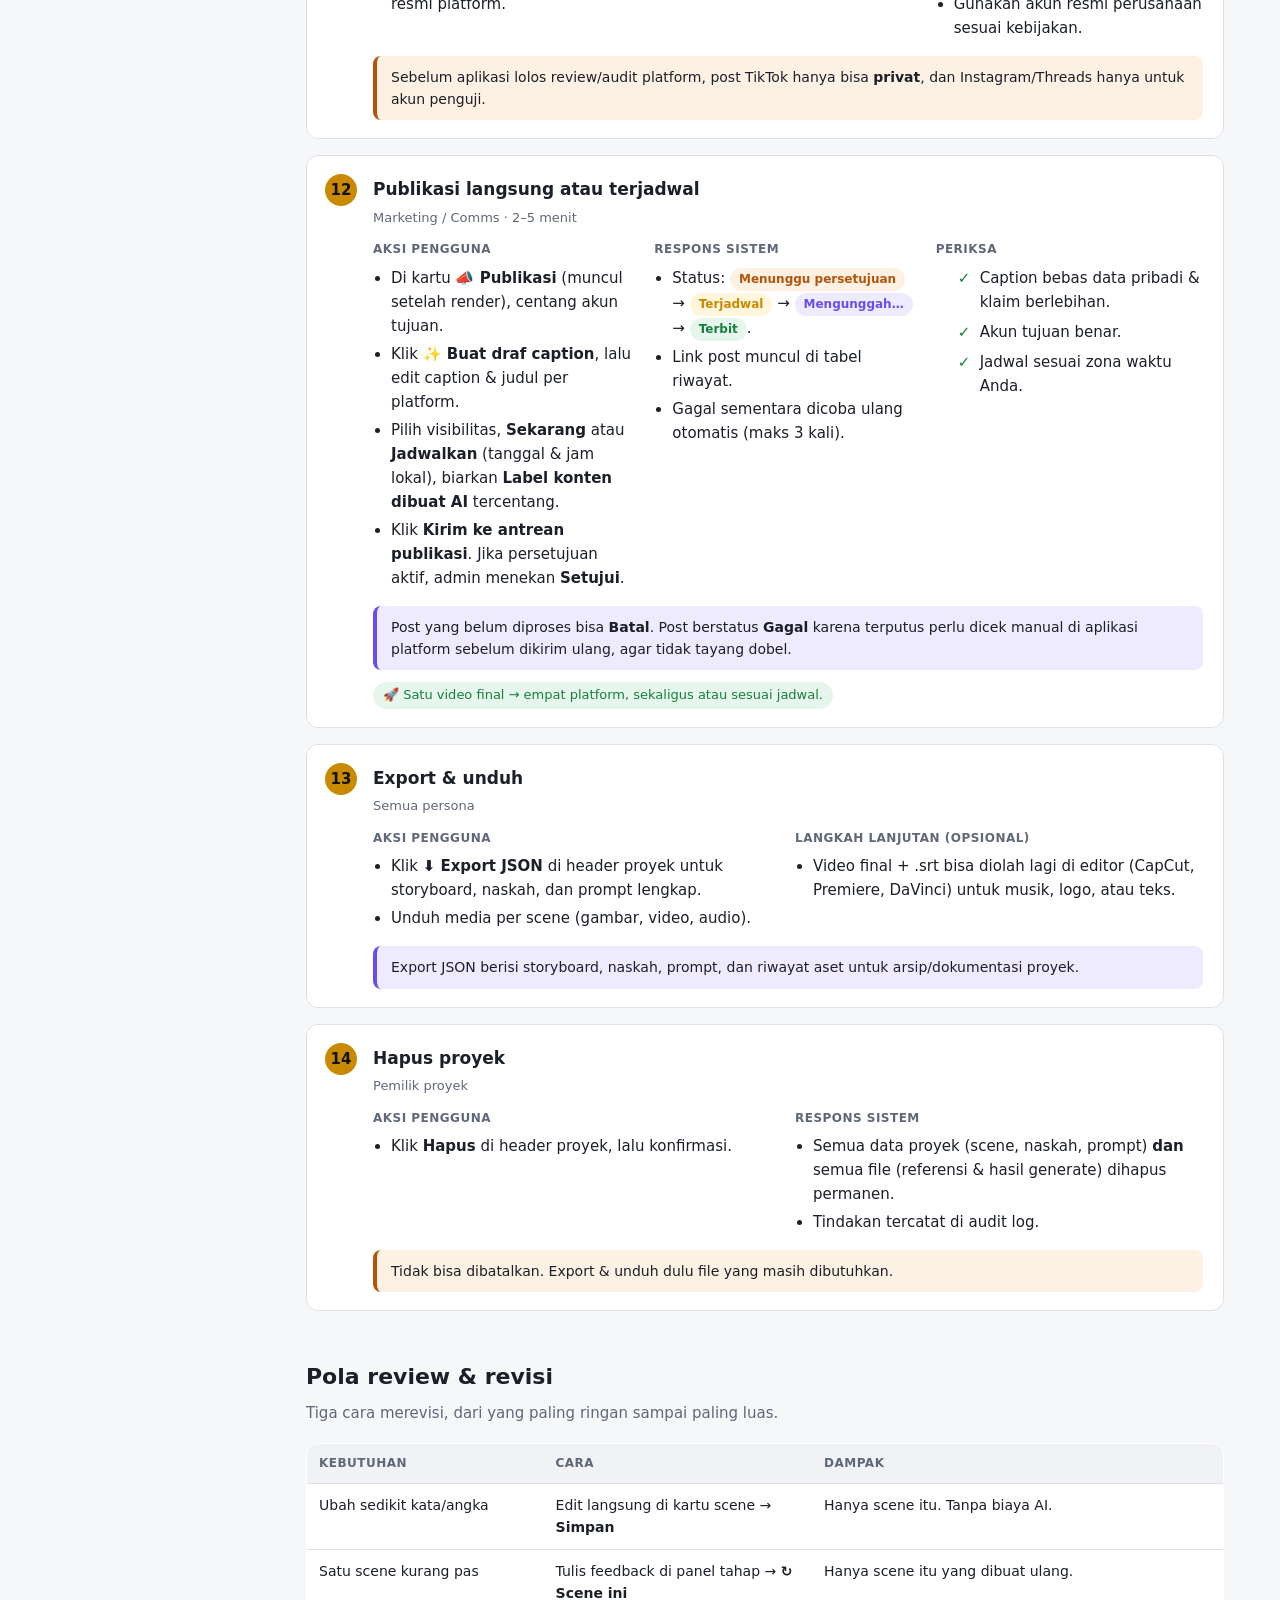
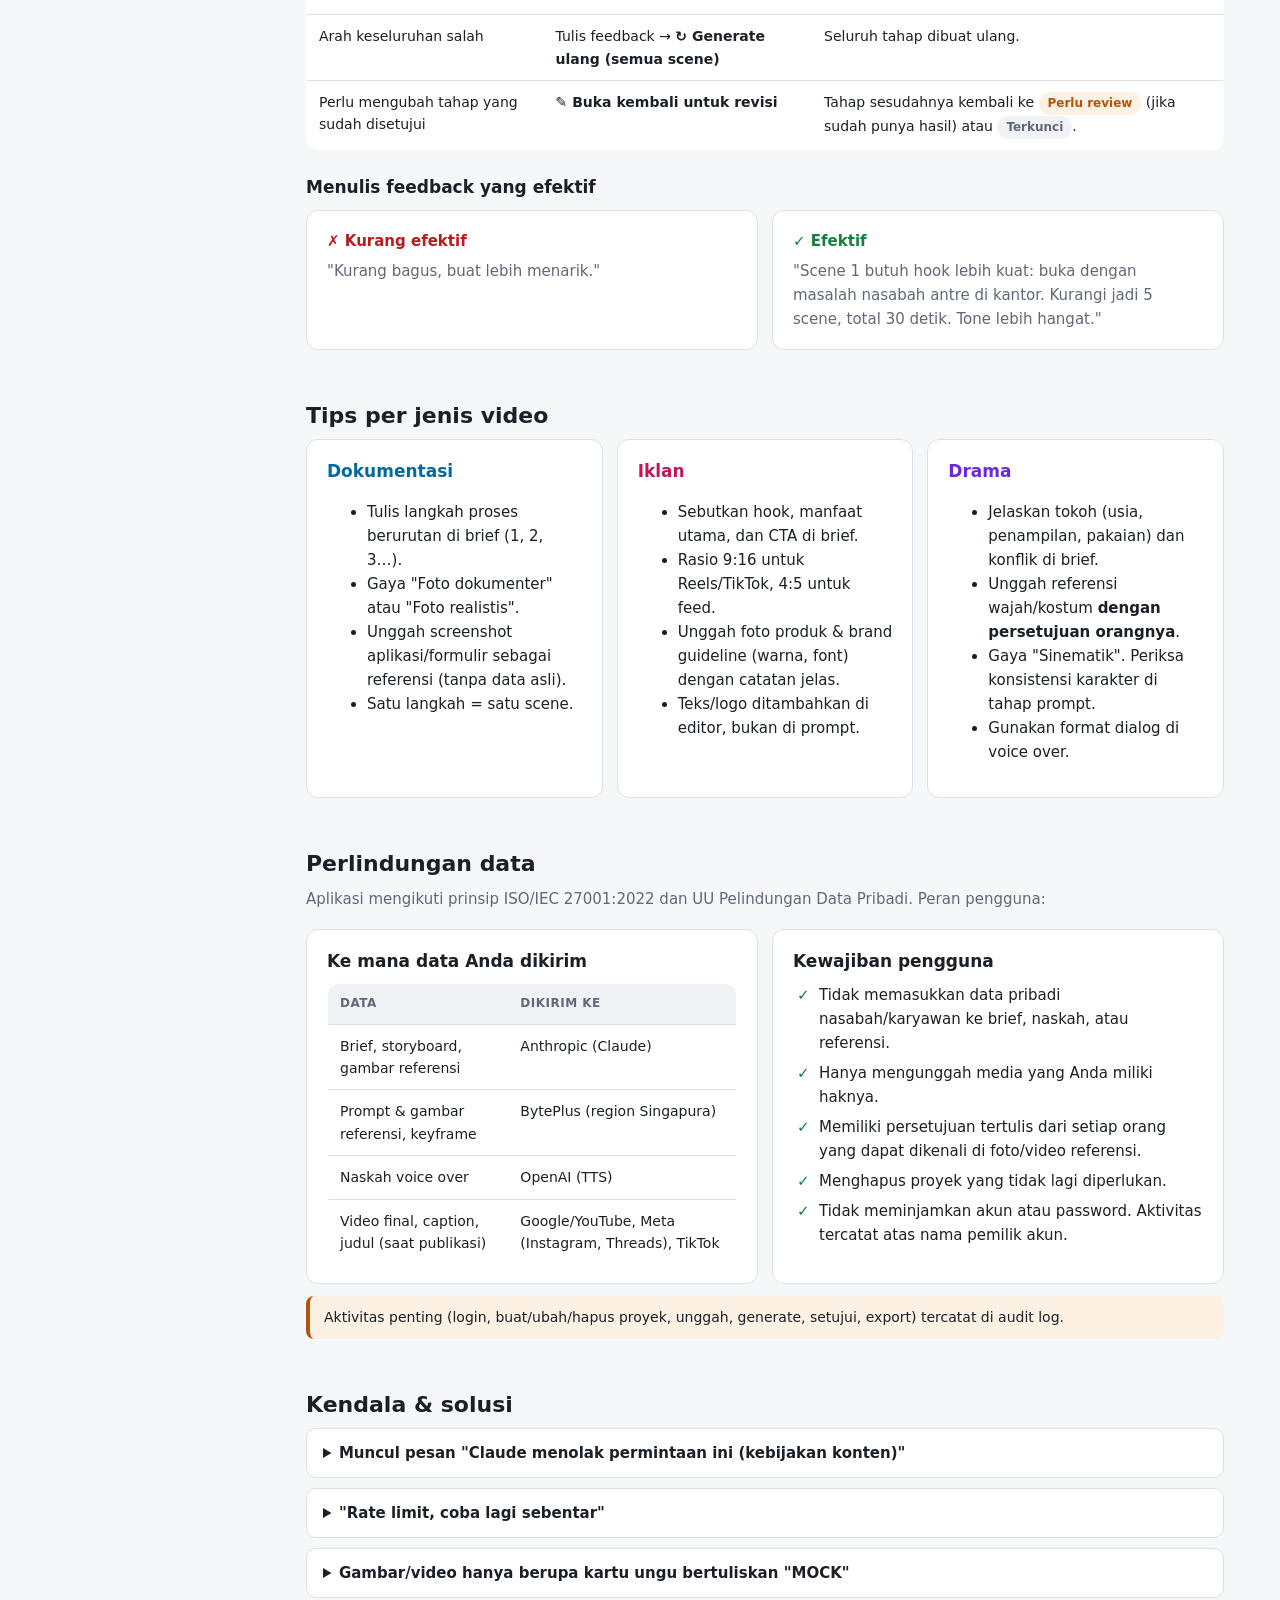
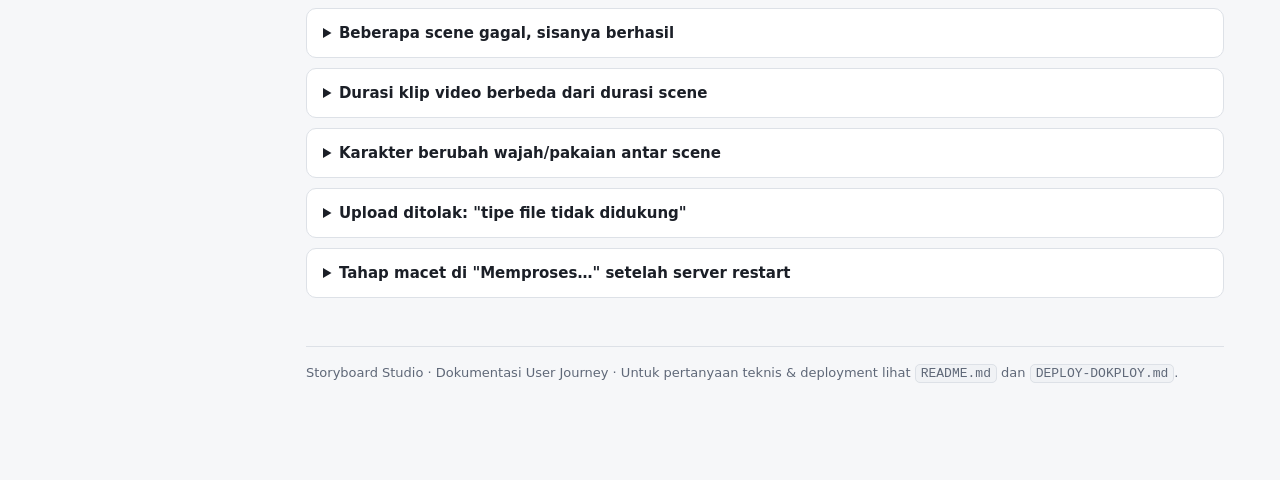
<file: documentation/user-journey.html>
<!doctype html>
<html lang="id">
<head>
<meta charset="utf-8">
<meta name="viewport" content="width=device-width, initial-scale=1">
<title>Storyboard Studio — User Journey</title>
<style>
  :root {
    --bg: #f6f7f9; --panel: #ffffff; --panel2: #f0f2f5; --border: #dde1e7;
    --text: #1b1f27; --muted: #5f6878; --accent: #c98a00; --accent-bg: #fff6dc;
    --violet: #6a4cf0; --violet-bg: #efebff; --ok: #15803d; --ok-bg: #e7f6ec;
    --warn: #b45309; --warn-bg: #fdf1e3; --err: #b91c1c; --err-bg: #fdeaea;
    --doc: #0369a1; --ad: #be185d; --drama: #6d28d9;
  }
  @media (prefers-color-scheme: dark) {
    :root {
      --bg: #0f1115; --panel: #171a21; --panel2: #1e222b; --border: #2a2f3a;
      --text: #e6e8ee; --muted: #8b93a7; --accent: #f5b301; --accent-bg: #2b2410;
      --violet: #a594ff; --violet-bg: #221d3d; --ok: #4ade80; --ok-bg: #12261a;
      --warn: #fbbf24; --warn-bg: #2b2210; --err: #f87171; --err-bg: #2d1515;
      --doc: #38bdf8; --ad: #f472b6; --drama: #a78bfa;
    }
  }
  * { box-sizing: border-box; }
  html { scroll-behavior: smooth; }
  body { margin: 0; background: var(--bg); color: var(--text); font: 15px/1.6 system-ui, -apple-system, "Segoe UI", Roboto, sans-serif; }
  a { color: var(--violet); }
  .layout { display: grid; grid-template-columns: 250px minmax(0, 1fr); max-width: 1240px; margin: 0 auto; }
  nav.toc { position: sticky; top: 0; align-self: start; height: 100vh; overflow-y: auto; padding: 28px 16px 28px 20px; border-right: 1px solid var(--border); }
  nav.toc .brand { font-weight: 700; margin-bottom: 4px; }
  nav.toc .sub { color: var(--muted); font-size: 12px; margin-bottom: 20px; }
  nav.toc a { display: block; color: var(--text); text-decoration: none; padding: 5px 8px; border-radius: 6px; font-size: 14px; }
  nav.toc a:hover { background: var(--panel2); }
  nav.toc a.l2 { padding-left: 22px; color: var(--muted); font-size: 13px; }
  main { padding: 32px 36px 96px; min-width: 0; }
  header.hero { margin-bottom: 32px; }
  header.hero h1 { font-size: 30px; line-height: 1.2; margin: 0 0 8px; }
  header.hero p { color: var(--muted); max-width: 760px; margin: 0; }
  section { margin: 0 0 48px; scroll-margin-top: 16px; }
  h2 { font-size: 22px; margin: 0 0 6px; }
  h3 { font-size: 17px; margin: 24px 0 8px; }
  .lead { color: var(--muted); margin: 0 0 18px; max-width: 780px; }
  .card { background: var(--panel); border: 1px solid var(--border); border-radius: 12px; padding: 18px 20px; }
  .grid { display: grid; gap: 14px; }
  .g3 { grid-template-columns: repeat(auto-fit, minmax(230px, 1fr)); }
  .g2 { grid-template-columns: repeat(auto-fit, minmax(300px, 1fr)); }
  .persona .role { font-size: 12px; font-weight: 600; letter-spacing: .03em; text-transform: uppercase; }
  .persona h4 { margin: 2px 0 8px; font-size: 16px; }
  .persona p { margin: 0 0 8px; color: var(--muted); font-size: 14px; }
  .pill { display: inline-block; font-size: 12px; font-weight: 600; padding: 2px 9px; border-radius: 999px; border: 1px solid var(--border); background: var(--panel2); margin: 2px 4px 2px 0; }
  .doc { color: var(--doc); } .ad { color: var(--ad); } .drama { color: var(--drama); }
  figure { margin: 0; }
  figure svg { width: 100%; height: auto; display: block; }
  figcaption { color: var(--muted); font-size: 13px; margin-top: 8px; }
  /* journey steps */
  .journey { counter-reset: step; display: grid; gap: 16px; }
  .step { background: var(--panel); border: 1px solid var(--border); border-radius: 12px; padding: 18px 20px 18px 66px; position: relative; scroll-margin-top: 16px; }
  .step::before { counter-increment: step; content: counter(step); position: absolute; left: 18px; top: 18px; width: 32px; height: 32px; border-radius: 50%; background: var(--accent); color: #111; font-weight: 700; display: grid; place-items: center; }
  .step h3 { margin: 2px 0 4px; }
  .step .who { color: var(--muted); font-size: 13px; margin-bottom: 12px; }
  .cols { display: grid; grid-template-columns: repeat(auto-fit, minmax(220px, 1fr)); gap: 14px; }
  .col h5 { margin: 0 0 6px; font-size: 12px; text-transform: uppercase; letter-spacing: .04em; color: var(--muted); }
  .col ul { margin: 0; padding-left: 18px; }
  .col li { margin-bottom: 4px; }
  .emotion { display: inline-flex; align-items: center; gap: 6px; font-size: 13px; padding: 3px 10px; border-radius: 999px; margin-top: 12px; }
  .emo-good { background: var(--ok-bg); color: var(--ok); }
  .emo-mid { background: var(--warn-bg); color: var(--warn); }
  .callout { border-left: 4px solid var(--violet); background: var(--violet-bg); padding: 10px 14px; border-radius: 8px; margin-top: 12px; font-size: 14px; }
  .callout.warn { border-color: var(--warn); background: var(--warn-bg); }
  .callout.err { border-color: var(--err); background: var(--err-bg); }
  .callout.ok { border-color: var(--ok); background: var(--ok-bg); }
  table { width: 100%; border-collapse: collapse; font-size: 14px; background: var(--panel); border: 1px solid var(--border); border-radius: 12px; overflow: hidden; }
  th, td { text-align: left; padding: 10px 12px; border-bottom: 1px solid var(--border); vertical-align: top; }
  th { background: var(--panel2); font-size: 12px; text-transform: uppercase; letter-spacing: .04em; color: var(--muted); }
  tr:last-child td { border-bottom: 0; }
  .table-wrap { overflow-x: auto; border-radius: 12px; }
  .status { display: inline-block; font-size: 12px; font-weight: 600; padding: 2px 9px; border-radius: 999px; white-space: nowrap; }
  .s-locked { background: var(--panel2); color: var(--muted); }
  .s-ready { background: var(--accent-bg); color: var(--accent); }
  .s-gen { background: var(--violet-bg); color: var(--violet); }
  .s-review { background: var(--warn-bg); color: var(--warn); }
  .s-approved { background: var(--ok-bg); color: var(--ok); }
  kbd, code { font-family: ui-monospace, SFMono-Regular, Consolas, monospace; font-size: 13px; background: var(--panel2); border: 1px solid var(--border); border-radius: 5px; padding: 1px 5px; }
  details { background: var(--panel); border: 1px solid var(--border); border-radius: 10px; padding: 12px 16px; margin-bottom: 10px; }
  summary { cursor: pointer; font-weight: 600; }
  details p, details ul { margin: 8px 0 0; color: var(--muted); }
  .checklist { list-style: none; padding: 0; margin: 0; }
  .checklist li { padding-left: 26px; position: relative; margin-bottom: 6px; }
  .checklist li::before { content: "✓"; position: absolute; left: 4px; color: var(--ok); font-weight: 700; }
  footer { color: var(--muted); font-size: 13px; border-top: 1px solid var(--border); padding-top: 16px; }
  /* svg theming */
  .svg-box { fill: var(--panel); stroke: var(--border); }
  .svg-box-accent { fill: var(--accent-bg); stroke: var(--accent); }
  .svg-box-ok { fill: var(--ok-bg); stroke: var(--ok); }
  .svg-box-violet { fill: var(--violet-bg); stroke: var(--violet); }
  .svg-box-warn { fill: var(--warn-bg); stroke: var(--warn); }
  .svg-text { fill: var(--text); font: 600 13px system-ui, sans-serif; }
  .svg-sub { fill: var(--muted); font: 11px system-ui, sans-serif; }
  .svg-line { stroke: var(--muted); stroke-width: 1.5; fill: none; }
  .svg-line-dash { stroke: var(--warn); stroke-width: 1.5; fill: none; stroke-dasharray: 5 4; }
  .svg-arrow { fill: var(--muted); }
  .svg-arrow-warn { fill: var(--warn); }
  @media (max-width: 860px) {
    .layout { grid-template-columns: 1fr; }
    nav.toc { position: static; height: auto; border-right: 0; border-bottom: 1px solid var(--border); padding: 16px; }
    nav.toc a.l2 { display: none; }
    main { padding: 24px 16px 64px; }
    .step { padding: 16px 16px 16px 58px; }
    .step::before { left: 14px; }
  }
  @media print {
    nav.toc { display: none; } .layout { display: block; } main { padding: 0; }
    .step, .card, details { break-inside: avoid; }
  }
</style>
</head>
<body>
<div class="layout">
  <nav class="toc" aria-label="Daftar isi">
    <div class="brand">🎬 Storyboard Studio</div>
    <div class="sub">Dokumentasi User Journey · v1.0</div>
    <a href="#ringkasan">Ringkasan</a>
    <a href="#persona">Persona pengguna</a>
    <a href="#peta">Peta perjalanan</a>
    <a href="#status">Status setiap tahap</a>
    <a href="#journey">Langkah demi langkah</a>
    <a class="l2" href="#j-login">Masuk</a>
    <a class="l2" href="#j-proyek">Buat proyek</a>
    <a class="l2" href="#j-referensi">Unggah referensi</a>
    <a class="l2" href="#j-storyboard">Storyboard</a>
    <a class="l2" href="#j-vo">Voice over</a>
    <a class="l2" href="#j-audio">Audio VO</a>
    <a class="l2" href="#j-prompt">Prompt gambar & video</a>
    <a class="l2" href="#j-gambar">Gambar / foto</a>
    <a class="l2" href="#j-video">Video</a>
    <a class="l2" href="#j-render">Render final</a>
    <a class="l2" href="#j-akun">Hubungkan akun sosial</a>
    <a class="l2" href="#j-publikasi">Publikasi & jadwal</a>
    <a class="l2" href="#j-export">Export & unduh</a>
    <a class="l2" href="#j-hapus">Hapus proyek</a>
    <a href="#revisi">Pola review & revisi</a>
    <a href="#jenis">Tips per jenis video</a>
    <a href="#data">Perlindungan data</a>
    <a href="#masalah">Kendala & solusi</a>
  </nav>

  <main>
    <header class="hero">
      <h1>User Journey Storyboard Studio</h1>
      <p>Panduan alur kerja dari ide sampai klip video. Storyboard Studio memecah produksi video
        <b class="doc">dokumentasi</b>, <b class="ad">iklan</b>, dan <b class="drama">drama</b> menjadi enam tahap.
        Setiap tahap dibuat oleh AI, lalu Anda review, revisi, dan setujui sebelum lanjut.</p>
    </header>

    <!-- ===================== RINGKASAN ===================== -->
    <section id="ringkasan">
      <h2>Ringkasan</h2>
      <p class="lead">Satu proyek = satu video. Anda menulis brief, AI menyusun hasil tiap tahap, dan Anda
        memegang kendali penuh lewat tombol <b>Setujui</b>. Tahap berikutnya baru terbuka setelah tahap sebelumnya disetujui.</p>
      <div class="grid g3">
        <div class="card"><b>Claude (Anthropic)</b><br><span class="lead" style="margin:0">Menyusun storyboard, naskah voice over, serta prompt gambar & video.</span></div>
        <div class="card"><b>BytePlus ModelArk</b><br><span class="lead" style="margin:0">Seedream membuat gambar/foto keyframe. Seedance membuat klip video dari keyframe.</span></div>
        <div class="card"><b>OpenAI TTS</b><br><span class="lead" style="margin:0">Mengubah naskah voice over menjadi audio MP3 per scene.</span></div>
      </div>
    </section>

    <!-- ===================== PERSONA ===================== -->
    <section id="persona">
      <h2>Persona pengguna</h2>
      <p class="lead">Tiga tipe pengguna utama beserta tujuan dan kekhawatirannya.</p>
      <div class="grid g3">
        <div class="card persona">
          <div class="role doc">Dokumentasi / Training</div>
          <h4>Tim L&amp;D / Operasional</h4>
          <p><b>Tujuan:</b> video tutorial proses (mis. cara klaim online) yang runtut dan mudah diikuti.</p>
          <p><b>Kekhawatiran:</b> langkah terlewat, istilah salah, data nasabah terekspos.</p>
          <span class="pill doc">Durasi 60–180 dtk</span><span class="pill">16:9</span><span class="pill">Foto dokumenter</span>
        </div>
        <div class="card persona">
          <div class="role ad">Iklan</div>
          <h4>Tim Marketing / Brand</h4>
          <p><b>Tujuan:</b> iklan pendek dengan hook kuat dan call-to-action untuk media sosial.</p>
          <p><b>Kekhawatiran:</b> tidak sesuai brand guideline, visual produk tidak akurat.</p>
          <span class="pill ad">Durasi 15–30 dtk</span><span class="pill">9:16 / 4:5</span><span class="pill">Foto realistis</span>
        </div>
        <div class="card persona">
          <div class="role drama">Drama</div>
          <h4>Content Creator / Corporate Comms</h4>
          <p><b>Tujuan:</b> film pendek bercerita (testimoni, kampanye emosional) dengan karakter konsisten.</p>
          <p><b>Kekhawatiran:</b> wajah/pakaian karakter berubah antar scene, dialog kaku.</p>
          <span class="pill drama">Durasi 60–120 dtk</span><span class="pill">16:9</span><span class="pill">Sinematik</span>
        </div>
      </div>
    </section>

    <!-- ===================== PETA ===================== -->
    <section id="peta">
      <h2>Peta perjalanan</h2>
      <p class="lead">Alur utama dari kiri ke kanan. Garis putus-putus oranye adalah jalur revisi: Anda selalu bisa
        kembali ke tahap sebelumnya lewat <b>Buka kembali</b>.</p>
      <div class="card">
        <figure>
          <svg viewBox="0 0 1000 300" role="img" aria-label="Diagram alur: Masuk, Buat proyek, Referensi, lalu enam tahap Storyboard, Voice over, Audio, Prompt, Gambar, Video, dan Export">
            <defs>
              <marker id="ar" viewBox="0 0 10 10" refX="9" refY="5" markerWidth="7" markerHeight="7" orient="auto-start-reverse"><path d="M0,0 L10,5 L0,10 z" class="svg-arrow"/></marker>
              <marker id="arw" viewBox="0 0 10 10" refX="9" refY="5" markerWidth="7" markerHeight="7" orient="auto-start-reverse"><path d="M0,0 L10,5 L0,10 z" class="svg-arrow-warn"/></marker>
            </defs>
            <!-- row 1: setup -->
            <rect x="20" y="20" width="150" height="56" rx="10" class="svg-box"/>
            <text x="95" y="45" text-anchor="middle" class="svg-text">Masuk</text>
            <text x="95" y="62" text-anchor="middle" class="svg-sub">username + password</text>
            <rect x="215" y="20" width="150" height="56" rx="10" class="svg-box"/>
            <text x="290" y="45" text-anchor="middle" class="svg-text">Buat proyek</text>
            <text x="290" y="62" text-anchor="middle" class="svg-sub">brief · jenis · gaya</text>
            <rect x="410" y="20" width="150" height="56" rx="10" class="svg-box"/>
            <text x="485" y="45" text-anchor="middle" class="svg-text">Referensi</text>
            <text x="485" y="62" text-anchor="middle" class="svg-sub">gambar / video (opsional)</text>
            <line x1="170" y1="48" x2="213" y2="48" class="svg-line" marker-end="url(#ar)"/>
            <line x1="365" y1="48" x2="408" y2="48" class="svg-line" marker-end="url(#ar)"/>
            <path d="M560 48 H 600 V 120 H 95 V 148" class="svg-line" marker-end="url(#ar)"/>
            <!-- row 2: stages -->
            <g>
              <rect x="20" y="150" width="140" height="64" rx="10" class="svg-box-violet"/>
              <text x="90" y="176" text-anchor="middle" class="svg-text">1 · Storyboard</text>
              <text x="90" y="194" text-anchor="middle" class="svg-sub">Claude</text>
              <rect x="185" y="150" width="140" height="64" rx="10" class="svg-box-violet"/>
              <text x="255" y="176" text-anchor="middle" class="svg-text">2 · Voice over</text>
              <text x="255" y="194" text-anchor="middle" class="svg-sub">Claude</text>
              <rect x="350" y="150" width="140" height="64" rx="10" class="svg-box-accent"/>
              <text x="420" y="176" text-anchor="middle" class="svg-text">3 · Audio VO</text>
              <text x="420" y="194" text-anchor="middle" class="svg-sub">OpenAI TTS</text>
              <rect x="515" y="150" width="140" height="64" rx="10" class="svg-box-violet"/>
              <text x="585" y="176" text-anchor="middle" class="svg-text">4 · Prompt</text>
              <text x="585" y="194" text-anchor="middle" class="svg-sub">Claude</text>
              <rect x="680" y="150" width="140" height="64" rx="10" class="svg-box-accent"/>
              <text x="750" y="176" text-anchor="middle" class="svg-text">5 · Gambar</text>
              <text x="750" y="194" text-anchor="middle" class="svg-sub">BytePlus Seedream</text>
              <rect x="845" y="150" width="140" height="64" rx="10" class="svg-box-accent"/>
              <text x="915" y="176" text-anchor="middle" class="svg-text">6 · Video</text>
              <text x="915" y="194" text-anchor="middle" class="svg-sub">BytePlus Seedance</text>
            </g>
            <line x1="160" y1="182" x2="183" y2="182" class="svg-line" marker-end="url(#ar)"/>
            <line x1="325" y1="182" x2="348" y2="182" class="svg-line" marker-end="url(#ar)"/>
            <line x1="490" y1="182" x2="513" y2="182" class="svg-line" marker-end="url(#ar)"/>
            <line x1="655" y1="182" x2="678" y2="182" class="svg-line" marker-end="url(#ar)"/>
            <line x1="820" y1="182" x2="843" y2="182" class="svg-line" marker-end="url(#ar)"/>
            <!-- revision loop -->
            <path d="M915 214 V 250 H 90 V 216" class="svg-line-dash" marker-end="url(#arw)"/>
            <text x="500" y="268" text-anchor="middle" class="svg-sub">Buka kembali tahap mana pun untuk revisi</text>
            <!-- export -->
            <rect x="660" y="20" width="160" height="56" rx="10" class="svg-box-ok"/>
            <text x="740" y="45" text-anchor="middle" class="svg-text">Export &amp; unduh</text>
            <text x="740" y="62" text-anchor="middle" class="svg-sub">JSON · gambar · video · audio</text>
            <path d="M915 150 V 48 H 822" class="svg-line" marker-end="url(#ar)"/>
          </svg>
          <figcaption>Ungu = dibuat Claude (teks). Kuning = dibuat provider media. Hijau = hasil akhir.</figcaption>
        </figure>
      </div>
    </section>

    <!-- ===================== STATUS ===================== -->
    <section id="status">
      <h2>Status setiap tahap</h2>
      <p class="lead">Setiap tahap memiliki status yang terlihat di stepper bagian atas halaman proyek.</p>
      <div class="table-wrap">
        <table>
          <thead><tr><th>Status</th><th>Arti</th><th>Yang bisa Anda lakukan</th></tr></thead>
          <tbody>
            <tr><td><span class="status s-locked">Terkunci</span></td><td>Tahap sebelumnya belum disetujui.</td><td>Selesaikan & setujui tahap sebelumnya.</td></tr>
            <tr><td><span class="status s-ready">Siap</span></td><td>Tahap terbuka, belum dibuat (atau gagal dan siap dicoba lagi).</td><td>Isi feedback (opsional), klik <b>▶ Generate</b>.</td></tr>
            <tr><td><span class="status s-gen">Memproses…</span></td><td>AI sedang bekerja. Halaman diperbarui otomatis.</td><td>Tunggu. Gambar/video bisa beberapa menit per scene.</td></tr>
            <tr><td><span class="status s-review">Perlu review</span></td><td>Hasil siap diperiksa.</td><td>Edit per scene, <b>↻ Scene ini</b>, <b>↻ Generate ulang</b>, atau <b>✓ Setujui & lanjut</b>.</td></tr>
            <tr><td><span class="status s-approved">Disetujui</span></td><td>Hasil dikunci, tahap berikutnya terbuka.</td><td><b>✎ Buka kembali untuk revisi</b> bila perlu perubahan.</td></tr>
          </tbody>
        </table>
      </div>
    </section>

    <!-- ===================== JOURNEY ===================== -->
    <section id="journey">
      <h2>Langkah demi langkah</h2>
      <p class="lead">Untuk setiap langkah: apa tujuan pengguna, apa yang dilakukan, apa respons sistem, dan apa yang perlu diperiksa.</p>

      <div class="journey">

        <article class="step" id="j-login">
          <h3>Masuk ke aplikasi</h3>
          <div class="who">Semua persona · ±10 detik</div>
          <div class="cols">
            <div class="col"><h5>Tujuan</h5><ul><li>Mengakses ruang kerja proyek video.</li></ul></div>
            <div class="col"><h5>Aksi pengguna</h5><ul><li>Buka URL aplikasi.</li><li>Masukkan <b>username</b> dan <b>password</b> dari admin, klik <b>Masuk</b>.</li><li>Login pertama: wajib ganti password sementara.</li></ul></div>
            <div class="col"><h5>Respons sistem</h5><ul><li>Sesi berlaku 12 jam, berakhir setelah 60 menit tanpa aktivitas.</li><li>Header menampilkan provider aktif (Claude, image, video, tts).</li></ul></div>
          </div>
          <div class="callout warn">Akun terkunci 15 menit setelah 5 kali salah password. Lupa password? Minta admin melakukan reset.</div>
        </article>

        <article class="step" id="j-proyek">
          <h3>Buat proyek & tulis brief</h3>
          <div class="who">Semua persona · 3–10 menit</div>
          <div class="cols">
            <div class="col"><h5>Tujuan</h5><ul><li>Menjelaskan video yang diinginkan sejelas mungkin.</li></ul></div>
            <div class="col"><h5>Aksi pengguna</h5><ul>
              <li>Isi <b>Judul</b>, <b>Jenis video</b> (Dokumentasi / Iklan / Drama).</li>
              <li>Atur <b>Durasi target</b>, <b>Rasio</b> (16:9, 9:16, 1:1, 4:5), <b>Bahasa</b>, <b>Tone</b>.</li>
              <li>Pilih <b>Gaya visual</b>: Foto realistis, Sinematik, Foto dokumenter, Ilustrasi, 3D.</li>
              <li>Tulis <b>Brief</b>, lalu klik <b>Buat Proyek</b>.</li></ul></div>
            <div class="col"><h5>Respons sistem</h5><ul><li>Proyek dibuat. Tahap 1 berstatus <span class="status s-ready">Siap</span>, tahap lain terkunci.</li></ul></div>
          </div>
          <h5 style="margin:14px 0 6px;font-size:12px;text-transform:uppercase;letter-spacing:.04em;color:var(--muted)">Brief yang baik memuat</h5>
          <ul class="checklist">
            <li>Tujuan video dan siapa penontonnya.</li>
            <li>Pesan utama (satu kalimat) dan call-to-action bila iklan.</li>
            <li>Produk/proses/tokoh yang harus muncul, serta apa yang <i>tidak</i> boleh muncul.</li>
            <li>Referensi mood atau contoh video yang disukai.</li>
          </ul>
          <div class="callout err"><b>Jangan</b> masukkan data pribadi nasabah/karyawan (nama lengkap, NIK, no. polis, no. HP, alamat) ke brief. Brief dikirim ke layanan AI pihak ketiga.</div>
          <span class="emotion emo-good">😊 Cepat. Form singkat dengan nilai default yang masuk akal.</span>
        </article>

        <article class="step" id="j-referensi">
          <h3>Unggah referensi (opsional, sangat disarankan)</h3>
          <div class="who">Marketing & Drama paling diuntungkan · 2–5 menit</div>
          <div class="cols">
            <div class="col"><h5>Tujuan</h5><ul><li>Menjaga konsistensi gaya, produk, dan karakter.</li></ul></div>
            <div class="col"><h5>Aksi pengguna</h5><ul>
              <li>Di kartu <b>Referensi Proyek</b>, pilih file (PNG/JPEG/WEBP/GIF atau MP4/WEBM/MOV).</li>
              <li>Tulis <b>catatan</b>: apa yang diambil dari referensi (mis. "warna & pencahayaan", "wajah presenter").</li>
              <li>Centang <b>konfirmasi hak & persetujuan</b>, klik <b>Unggah</b>.</li>
              <li>Referensi khusus satu scene bisa diunggah di kartu scene (bagian "Referensi scene").</li></ul></div>
            <div class="col"><h5>Respons sistem</h5><ul>
              <li>Gambar referensi dilihat Claude saat menyusun storyboard & prompt, dan dikirim ke Seedream saat membuat gambar.</li>
              <li>Video referensi dipakai sebagai catatan untuk Claude.</li></ul></div>
          </div>
          <div class="callout">Catatan yang spesifik menghasilkan konsistensi jauh lebih baik daripada referensi tanpa catatan.</div>
        </article>

        <article class="step" id="j-storyboard">
          <h3>Tahap 1 · Storyboard</h3>
          <div class="who">Dibuat oleh Claude · ±30–90 detik</div>
          <div class="cols">
            <div class="col"><h5>Aksi pengguna</h5><ul><li>Klik <b>▶ Generate</b>.</li><li>Review logline, gaya visual, karakter, dan daftar scene.</li><li>Edit judul, deskripsi, shot, dan durasi per scene, lalu klik <b>Simpan</b>.</li></ul></div>
            <div class="col"><h5>Respons sistem</h5><ul><li>Menampilkan logline, gaya visual, karakter, dan scene 3–10 detik.</li><li>Total durasi ditampilkan terhadap target.</li></ul></div>
            <div class="col"><h5>Periksa</h5><ul class="checklist"><li>Alur cerita/proses lengkap & urut.</li><li>Total durasi mendekati target.</li><li>Karakter & gaya sesuai brief/referensi.</li></ul></div>
          </div>
          <div class="callout warn"><b>Generate ulang storyboard mengganti seluruh scene</b> beserta voice over, prompt, dan media per scene. Untuk perubahan kecil, edit scene secara manual.</div>
        </article>

        <article class="step" id="j-vo">
          <h3>Tahap 2 · Voice over</h3>
          <div class="who">Dibuat oleh Claude · ±20–60 detik</div>
          <div class="cols">
            <div class="col"><h5>Aksi pengguna</h5><ul><li>Klik <b>▶ Generate</b>.</li><li>Baca naskah per scene dengan suara keras. Edit kata yang janggal.</li><li>Pakai <b>↻ Scene ini</b> untuk menulis ulang satu scene dengan feedback.</li></ul></div>
            <div class="col"><h5>Respons sistem</h5><ul><li>Naskah ±2,5 kata per detik sesuai durasi scene.</li><li>Drama bisa berformat dialog <code>NAMA: kalimat</code>.</li></ul></div>
            <div class="col"><h5>Periksa</h5><ul class="checklist"><li>Istilah produk/proses benar.</li><li>Panjang naskah pas dengan durasi.</li><li>Tidak ada klaim berlebihan (iklan).</li></ul></div>
          </div>
        </article>

        <article class="step" id="j-audio">
          <h3>Tahap 3 · Audio VO</h3>
          <div class="who">OpenAI TTS · ±5–15 detik per scene</div>
          <div class="cols">
            <div class="col"><h5>Aksi pengguna</h5><ul><li>Klik <b>▶ Generate</b>, lalu dengarkan audio tiap scene.</li><li>Jika pelafalan salah, ubah ejaan di naskah lalu klik <b>↻ Scene ini</b>.</li></ul></div>
            <div class="col"><h5>Respons sistem</h5><ul><li>File MP3 per scene, bisa diputar & diunduh.</li><li>Suara & gaya bicara mengikuti pengaturan admin.</li></ul></div>
            <div class="col"><h5>Periksa</h5><ul class="checklist"><li>Pelafalan nama/istilah.</li><li>Intonasi & tempo nyaman.</li><li>Durasi audio ≈ durasi scene.</li></ul></div>
          </div>
          <div class="callout">Tips pelafalan: tulis singkatan sesuai cara dibaca, mis. "B-P-J-S" atau "klaim online" alih-alih istilah asing yang ambigu.</div>
        </article>

        <article class="step" id="j-prompt">
          <h3>Tahap 4 · Prompt gambar & video</h3>
          <div class="who">Dibuat oleh Claude · ±30–90 detik</div>
          <div class="cols">
            <div class="col"><h5>Aksi pengguna</h5><ul><li>Klik <b>▶ Generate</b>.</li><li>Review <b>Image prompt</b> (keyframe) dan <b>Video prompt</b> (gerakan) per scene, dalam bahasa Inggris.</li><li>Tambahkan detail yang kurang, mis. warna seragam atau logo.</li></ul></div>
            <div class="col"><h5>Respons sistem</h5><ul><li>Prompt sinematik yang mengulang deskripsi karakter agar konsisten.</li><li>Memakai gaya visual proyek & gambar referensi.</li></ul></div>
            <div class="col"><h5>Periksa</h5><ul class="checklist"><li>Deskripsi karakter identik antar scene.</li><li>Tidak meminta teks di layar (AI sering salah eja).</li><li>Gerakan kamera sesuai shot storyboard.</li></ul></div>
          </div>
          <span class="emotion emo-mid">🤔 Tahap paling teknis. Revisi di sini menghemat biaya di tahap gambar & video.</span>
        </article>

        <article class="step" id="j-gambar">
          <h3>Tahap 5 · Gambar / foto keyframe</h3>
          <div class="who">BytePlus Seedream · ±10–40 detik per scene</div>
          <div class="cols">
            <div class="col"><h5>Aksi pengguna</h5><ul><li>Klik <b>▶ Generate</b>.</li><li>Bandingkan keyframe antar scene. Ulangi scene yang kurang dengan <b>↻ Scene ini</b> setelah memperbaiki prompt.</li><li>Unduh gambar via <b>⬇ unduh</b>.</li></ul></div>
            <div class="col"><h5>Respons sistem</h5><ul><li>Satu gambar per scene dengan ukuran sesuai rasio proyek.</li><li>Gaya "Foto realistis" menghasilkan tampilan fotografi.</li></ul></div>
            <div class="col"><h5>Periksa</h5><ul class="checklist"><li>Wajah, pakaian, dan produk konsisten.</li><li>Tidak ada anatomi/objek aneh.</li><li>Komposisi menyisakan ruang untuk teks overlay.</li></ul></div>
          </div>
          <div class="callout">Keyframe yang disetujui menjadi <b>frame pertama</b> video di tahap berikutnya, jadi pastikan sudah benar-benar sesuai.</div>
        </article>

        <article class="step" id="j-video">
          <h3>Tahap 6 · Video</h3>
          <div class="who">BytePlus Seedance · ±1–5 menit per scene</div>
          <div class="cols">
            <div class="col"><h5>Aksi pengguna</h5><ul><li>Klik <b>▶ Generate</b> (boleh ditinggal, halaman diperbarui otomatis).</li><li>Putar klip bersama audio VO untuk tiap scene.</li><li>Perbaiki video prompt lalu klik <b>↻ Scene ini</b> untuk klip yang kurang.</li></ul></div>
            <div class="col"><h5>Respons sistem</h5><ul><li>Klip MP4 per scene. Durasi dibulatkan ke rentang yang didukung model (default 5–10 dtk).</li></ul></div>
            <div class="col"><h5>Periksa</h5><ul class="checklist"><li>Gerakan natural, tidak "meleleh".</li><li>Durasi klip cocok dengan audio.</li><li>Transisi antar scene masuk akal.</li></ul></div>
          </div>
          <span class="emotion emo-good">🎉 Klik <b>✓ Setujui</b> pada tahap terakhir dan semua tahap selesai.</span>
        </article>

        <article class="step" id="j-render">
          <h3>Tahap 7 · Render final</h3>
          <div class="who">ffmpeg di server · ±10–60 detik</div>
          <div class="cols">
            <div class="col"><h5>Aksi pengguna</h5><ul><li>Klik <b>▶ Generate</b> pada tahap Render Final.</li><li>Tonton video gabungan dari awal sampai akhir.</li><li>Unduh <b>MP4</b> dan <b>subtitle .srt</b> bila perlu.</li></ul></div>
            <div class="col"><h5>Respons sistem</h5><ul><li>Semua klip scene digabung berurutan dengan audio VO masing-masing, plus transisi fade singkat.</li><li>Jika VO lebih panjang dari klip, frame terakhir ditahan sampai VO selesai.</li><li>Output MP4 1080p sesuai rasio proyek, siap untuk semua platform.</li></ul></div>
            <div class="col"><h5>Periksa</h5><ul class="checklist"><li>Urutan scene dan transisi.</li><li>Audio sinkron dengan visual.</li><li>Catatan render (scene tanpa video/audio).</li></ul></div>
          </div>
          <div class="callout">Ingin mengubah satu scene? Buka kembali tahap Video/Audio, generate ulang scene itu, lalu render ulang. Video final lama tetap tersimpan.</div>
        </article>

        <article class="step" id="j-akun">
          <h3>Hubungkan akun sosial media (sekali saja)</h3>
          <div class="who">Admin (pemilik akun resmi) · ±1 menit per platform</div>
          <div class="cols">
            <div class="col"><h5>Aksi pengguna</h5><ul><li>Klik <b>Akun Sosial</b> di header.</li><li>Klik <b>Hubungkan</b> pada YouTube, Instagram, Threads, atau TikTok.</li><li>Login & beri izin di halaman resmi platform.</li></ul></div>
            <div class="col"><h5>Respons sistem</h5><ul><li>Kembali ke aplikasi dengan status "terhubung".</li><li>Token disimpan terenkripsi dan diperbarui otomatis.</li></ul></div>
            <div class="col"><h5>Syarat</h5><ul><li>Instagram: akun Business/Creator.</li><li>YouTube: akun Google dengan channel.</li><li>Gunakan akun resmi perusahaan sesuai kebijakan.</li></ul></div>
          </div>
          <div class="callout warn">Sebelum aplikasi lolos review/audit platform, post TikTok hanya bisa <b>privat</b>, dan Instagram/Threads hanya untuk akun penguji.</div>
        </article>

        <article class="step" id="j-publikasi">
          <h3>Publikasi langsung atau terjadwal</h3>
          <div class="who">Marketing / Comms · 2–5 menit</div>
          <div class="cols">
            <div class="col"><h5>Aksi pengguna</h5><ul>
              <li>Di kartu <b>📣 Publikasi</b> (muncul setelah render), centang akun tujuan.</li>
              <li>Klik <b>✨ Buat draf caption</b>, lalu edit caption & judul per platform.</li>
              <li>Pilih visibilitas, <b>Sekarang</b> atau <b>Jadwalkan</b> (tanggal & jam lokal), biarkan <b>Label konten dibuat AI</b> tercentang.</li>
              <li>Klik <b>Kirim ke antrean publikasi</b>. Jika persetujuan aktif, admin menekan <b>Setujui</b>.</li></ul></div>
            <div class="col"><h5>Respons sistem</h5><ul>
              <li>Status: <span class="status s-review">Menunggu persetujuan</span> → <span class="status s-ready">Terjadwal</span> → <span class="status s-gen">Mengunggah…</span> → <span class="status s-approved">Terbit</span>.</li>
              <li>Link post muncul di tabel riwayat.</li>
              <li>Gagal sementara dicoba ulang otomatis (maks 3 kali).</li></ul></div>
            <div class="col"><h5>Periksa</h5><ul class="checklist"><li>Caption bebas data pribadi & klaim berlebihan.</li><li>Akun tujuan benar.</li><li>Jadwal sesuai zona waktu Anda.</li></ul></div>
          </div>
          <div class="callout">Post yang belum diproses bisa <b>Batal</b>. Post berstatus <b>Gagal</b> karena terputus perlu dicek manual di aplikasi platform sebelum dikirim ulang, agar tidak tayang dobel.</div>
          <span class="emotion emo-good">🚀 Satu video final → empat platform, sekaligus atau sesuai jadwal.</span>
        </article>

        <article class="step" id="j-export">
          <h3>Export & unduh</h3>
          <div class="who">Semua persona</div>
          <div class="cols">
            <div class="col"><h5>Aksi pengguna</h5><ul><li>Klik <b>⬇ Export JSON</b> di header proyek untuk storyboard, naskah, dan prompt lengkap.</li><li>Unduh media per scene (gambar, video, audio).</li></ul></div>
            <div class="col"><h5>Langkah lanjutan (opsional)</h5><ul><li>Video final + .srt bisa diolah lagi di editor (CapCut, Premiere, DaVinci) untuk musik, logo, atau teks.</li></ul></div>
          </div>
          <div class="callout">Export JSON berisi storyboard, naskah, prompt, dan riwayat aset untuk arsip/dokumentasi proyek.</div>
        </article>

        <article class="step" id="j-hapus">
          <h3>Hapus proyek</h3>
          <div class="who">Pemilik proyek</div>
          <div class="cols">
            <div class="col"><h5>Aksi pengguna</h5><ul><li>Klik <b>Hapus</b> di header proyek, lalu konfirmasi.</li></ul></div>
            <div class="col"><h5>Respons sistem</h5><ul><li>Semua data proyek (scene, naskah, prompt) <b>dan</b> semua file (referensi & hasil generate) dihapus permanen.</li><li>Tindakan tercatat di audit log.</li></ul></div>
          </div>
          <div class="callout warn">Tidak bisa dibatalkan. Export & unduh dulu file yang masih dibutuhkan.</div>
        </article>
      </div>
    </section>

    <!-- ===================== REVISI ===================== -->
    <section id="revisi">
      <h2>Pola review & revisi</h2>
      <p class="lead">Tiga cara merevisi, dari yang paling ringan sampai paling luas.</p>
      <div class="table-wrap">
        <table>
          <thead><tr><th>Kebutuhan</th><th>Cara</th><th>Dampak</th></tr></thead>
          <tbody>
            <tr><td>Ubah sedikit kata/angka</td><td>Edit langsung di kartu scene → <b>Simpan</b></td><td>Hanya scene itu. Tanpa biaya AI.</td></tr>
            <tr><td>Satu scene kurang pas</td><td>Tulis feedback di panel tahap → <b>↻ Scene ini</b></td><td>Hanya scene itu yang dibuat ulang.</td></tr>
            <tr><td>Arah keseluruhan salah</td><td>Tulis feedback → <b>↻ Generate ulang (semua scene)</b></td><td>Seluruh tahap dibuat ulang.</td></tr>
            <tr><td>Perlu mengubah tahap yang sudah disetujui</td><td><b>✎ Buka kembali untuk revisi</b></td><td>Tahap sesudahnya kembali ke <span class="status s-review">Perlu review</span> (jika sudah punya hasil) atau <span class="status s-locked">Terkunci</span>.</td></tr>
          </tbody>
        </table>
      </div>
      <h3>Menulis feedback yang efektif</h3>
      <div class="grid g2">
        <div class="card"><b style="color:var(--err)">✗ Kurang efektif</b><p class="lead" style="margin:6px 0 0">"Kurang bagus, buat lebih menarik."</p></div>
        <div class="card"><b style="color:var(--ok)">✓ Efektif</b><p class="lead" style="margin:6px 0 0">"Scene 1 butuh hook lebih kuat: buka dengan masalah nasabah antre di kantor. Kurangi jadi 5 scene, total 30 detik. Tone lebih hangat."</p></div>
      </div>
    </section>

    <!-- ===================== JENIS ===================== -->
    <section id="jenis">
      <h2>Tips per jenis video</h2>
      <div class="grid g3">
        <div class="card">
          <h3 class="doc" style="margin-top:0">Dokumentasi</h3>
          <ul>
            <li>Tulis langkah proses berurutan di brief (1, 2, 3…).</li>
            <li>Gaya "Foto dokumenter" atau "Foto realistis".</li>
            <li>Unggah screenshot aplikasi/formulir sebagai referensi (tanpa data asli).</li>
            <li>Satu langkah = satu scene.</li>
          </ul>
        </div>
        <div class="card">
          <h3 class="ad" style="margin-top:0">Iklan</h3>
          <ul>
            <li>Sebutkan hook, manfaat utama, dan CTA di brief.</li>
            <li>Rasio 9:16 untuk Reels/TikTok, 4:5 untuk feed.</li>
            <li>Unggah foto produk & brand guideline (warna, font) dengan catatan jelas.</li>
            <li>Teks/logo ditambahkan di editor, bukan di prompt.</li>
          </ul>
        </div>
        <div class="card">
          <h3 class="drama" style="margin-top:0">Drama</h3>
          <ul>
            <li>Jelaskan tokoh (usia, penampilan, pakaian) dan konflik di brief.</li>
            <li>Unggah referensi wajah/kostum <b>dengan persetujuan orangnya</b>.</li>
            <li>Gaya "Sinematik". Periksa konsistensi karakter di tahap prompt.</li>
            <li>Gunakan format dialog di voice over.</li>
          </ul>
        </div>
      </div>
    </section>

    <!-- ===================== DATA ===================== -->
    <section id="data">
      <h2>Perlindungan data</h2>
      <p class="lead">Aplikasi mengikuti prinsip ISO/IEC 27001:2022 dan UU Pelindungan Data Pribadi. Peran pengguna:</p>
      <div class="grid g2">
        <div class="card">
          <h3 style="margin-top:0">Ke mana data Anda dikirim</h3>
          <div class="table-wrap">
            <table>
              <thead><tr><th>Data</th><th>Dikirim ke</th></tr></thead>
              <tbody>
                <tr><td>Brief, storyboard, gambar referensi</td><td>Anthropic (Claude)</td></tr>
                <tr><td>Prompt & gambar referensi, keyframe</td><td>BytePlus (region Singapura)</td></tr>
                <tr><td>Naskah voice over</td><td>OpenAI (TTS)</td></tr>
                <tr><td>Video final, caption, judul (saat publikasi)</td><td>Google/YouTube, Meta (Instagram, Threads), TikTok</td></tr>
              </tbody>
            </table>
          </div>
        </div>
        <div class="card">
          <h3 style="margin-top:0">Kewajiban pengguna</h3>
          <ul class="checklist">
            <li>Tidak memasukkan data pribadi nasabah/karyawan ke brief, naskah, atau referensi.</li>
            <li>Hanya mengunggah media yang Anda miliki haknya.</li>
            <li>Memiliki persetujuan tertulis dari setiap orang yang dapat dikenali di foto/video referensi.</li>
            <li>Menghapus proyek yang tidak lagi diperlukan.</li>
            <li>Tidak meminjamkan akun atau password. Aktivitas tercatat atas nama pemilik akun.</li>
          </ul>
        </div>
      </div>
      <div class="callout warn">Aktivitas penting (login, buat/ubah/hapus proyek, unggah, generate, setujui, export) tercatat di audit log.</div>
    </section>

    <!-- ===================== MASALAH ===================== -->
    <section id="masalah">
      <h2>Kendala & solusi</h2>
      <details><summary>Muncul pesan "Claude menolak permintaan ini (kebijakan konten)"</summary>
        <p>Brief atau feedback dianggap melanggar kebijakan konten. Ubah kata-kata yang sensitif (kekerasan, klaim medis/keuangan berlebihan, tokoh nyata) lalu generate ulang.</p></details>
      <details><summary>"Rate limit, coba lagi sebentar"</summary>
        <p>Terlalu banyak permintaan dalam waktu singkat. Tunggu 1–2 menit lalu klik Generate lagi. Tahap otomatis kembali ke status Siap.</p></details>
      <details><summary>Gambar/video hanya berupa kartu ungu bertuliskan "MOCK"</summary>
        <p>Provider gambar/video/TTS masih mode <code>mock</code> (placeholder). Hubungi admin untuk mengaktifkan BytePlus / OpenAI.</p></details>
      <details><summary>Beberapa scene gagal, sisanya berhasil</summary>
        <p>Detail kegagalan tampil di panel tahap. Perbaiki prompt scene tersebut lalu klik <b>↻ Scene ini</b>. Tidak perlu generate ulang semua.</p></details>
      <details><summary>Durasi klip video berbeda dari durasi scene</summary>
        <p>Model video hanya mendukung rentang durasi tertentu, sehingga durasi dibulatkan ke rentang tersebut (default 5–10 detik). Sesuaikan durasi scene atau potong di editor.</p></details>
      <details><summary>Karakter berubah wajah/pakaian antar scene</summary>
        <ul><li>Unggah referensi wajah/kostum dengan catatan spesifik.</li><li>Pastikan deskripsi karakter di setiap image prompt identik.</li><li>Ulangi scene yang menyimpang dengan <b>↻ Scene ini</b>.</li></ul></details>
      <details><summary>Upload ditolak: "tipe file tidak didukung"</summary>
        <p>Hanya PNG, JPEG, WEBP, GIF, MP4, WEBM, dan MOV yang diterima, dengan batas ukuran sesuai pengaturan (default 100 MB). Tipe file dicek dari isi file, bukan dari ekstensinya.</p></details>
      <details><summary>Tahap macet di "Memproses…" setelah server restart</summary>
        <p>Saat server menyala lagi, tahap yang terputus otomatis kembali ke status Siap dengan pesan "Dihentikan karena server restart". Klik Generate lagi.</p></details>
    </section>

    <footer>Storyboard Studio · Dokumentasi User Journey · Untuk pertanyaan teknis & deployment lihat <code>README.md</code> dan <code>DEPLOY-DOKPLOY.md</code>.</footer>
  </main>
</div>
</body>
</html>
</file>
